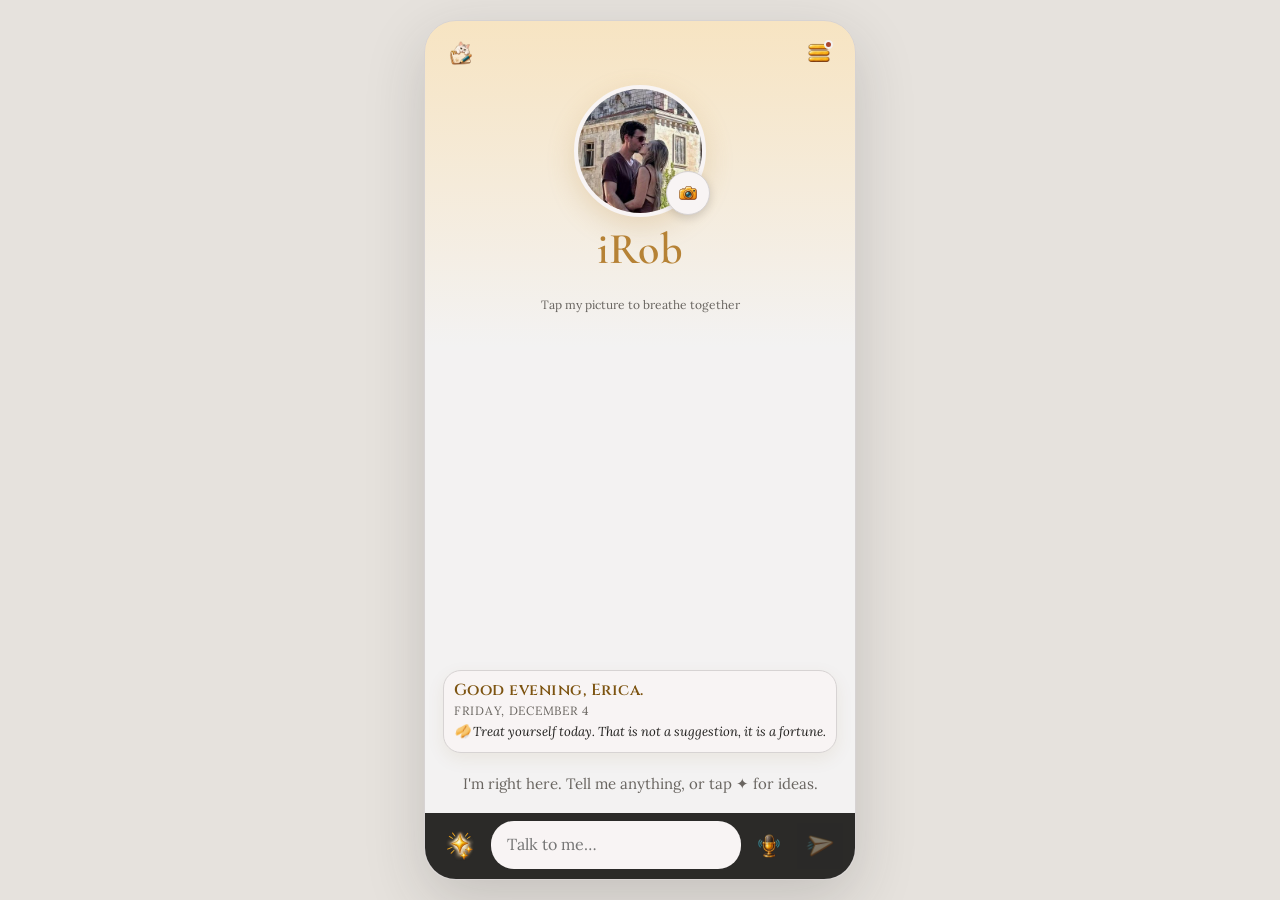
<file: index.html>
<!doctype html>
<html lang="en">
<head>
<meta charset="utf-8">
<meta name="viewport" content="width=device-width, initial-scale=1, viewport-fit=cover">
<meta name="theme-color" content="#f3f2f2" media="(prefers-color-scheme: light)">
<meta name="theme-color" content="#1d1b19" media="(prefers-color-scheme: dark)">
<link rel="preload" as="font" type="font/woff2" href="fonts/lora-400-latin.woff2" crossorigin>
<link rel="preload" as="font" type="font/woff2" href="fonts/cinzel-latin.woff2" crossorigin>
<meta name="color-scheme" content="light dark">
<link rel="apple-touch-icon" href="icon-180.png?v=2">
<link rel="icon" type="image/png" sizes="32x32" href="favicon-32.png?v=3">
<link rel="icon" type="image/png" sizes="16x16" href="favicon-16.png?v=3">
<link rel="icon" type="image/png" sizes="192x192" href="favicon-192.png?v=3">
<meta property="og:type" content="website">
<meta property="og:title" content="iRob">
<meta property="og:description" content="Rob, in your pocket.">
<meta property="og:url" content="https://croftrobertl.github.io/irob/">
<meta property="og:image" content="https://croftrobertl.github.io/irob/share.jpg?v=2">
<meta property="og:image:width" content="1200">
<meta property="og:image:height" content="630">
<meta property="og:image:alt" content="Rob and Erica in Croatia">
<meta name="twitter:card" content="summary_large_image">
<meta name="twitter:image" content="https://croftrobertl.github.io/irob/share.jpg?v=2">
<link rel="stylesheet" href="cards.css">
<link rel="stylesheet" href="fun.css">
<meta name="apple-mobile-web-app-capable" content="yes">
<meta name="mobile-web-app-capable" content="yes">
<meta name="apple-mobile-web-app-status-bar-style" content="default">
<meta name="apple-mobile-web-app-title" content="iRob">
<meta name="robots" content="noindex, nofollow">
<title>iRob</title>
<style>
/* Same look as the Croatia trip site: warm stone, bronze, Cinzel + Lora */
@font-face{font-family:"Cinzel";font-style:normal;font-weight:400 600;font-display:swap;src:url(fonts/cinzel-latin.woff2) format("woff2")}
@font-face{font-family:"Lora";font-style:normal;font-weight:400 600;font-display:swap;src:url(fonts/lora-400-latin.woff2) format("woff2")}
@font-face{font-family:"Lora";font-style:italic;font-weight:400 600;font-display:swap;src:url(fonts/lora-italic-400-latin.woff2) format("woff2")}
@font-face{font-family:"Cormorant Garamond";font-style:normal;font-weight:600;font-display:swap;src:url(fonts/cormorant-600-latin.woff2) format("woff2")}
:root{
  --head:"Cinzel",Georgia,"Times New Roman",serif; --body:"Lora",Georgia,"Times New Roman",serif; --display:"Cormorant Garamond",Georgia,serif;
  --blue:#8f6219; --blue-deep:#7d5411; --blue-soft:#efe4d2; --accent:#b68235; --title:#7d5411;
  --bronze:#b68235; --deep:#7d5411; --tint:#efe4d2; --gold:#d9a22b;
  --coral:#a8452f; --coral-soft:#f3e3dc; --tag-ink:#7d3a26; --act-on:#7d5411; --good:#3f7d4a;
  --ink:#201f1d; --ink-soft:#696560;
  --page:#e6e2dd; --app-top:#f6f3ef; --bg:#f3f2f2; --card:#f8f4f4; --surface:#f8f4f4; --surface-2:#eae9e9; --line:#d7d3d3;
  --bar:#2b2a28; --dock:#2b2a28; --dock-ink:#c9c2b8; --thumb-bg:#e3ddd5; --grab:#d0c9c0; --send-off:#4a4540; --dot:#b9ab98;
  --toast-bg:#2b2a28; --toast-ink:#ffffff;
  --radius:18px;
  --safe-t:env(safe-area-inset-top,0px); --safe-b:env(safe-area-inset-bottom,0px);
  --app-h:100dvh;
}
/* night mode in the same palette, follows the iPhone's dark mode */
@media (prefers-color-scheme:dark){
  :root{
    --blue-soft:#3a2f20; --accent:#d9a22b; --title:#e0b45a; --bronze:#d9a22b; --deep:#e0b45a; --tint:#3a2f20;
    --coral:#c0573e; --coral-soft:#3a2520; --tag-ink:#f0b9a6; --act-on:#e0b45a; --good:#7cc48a;
    --ink:#ece6dd; --ink-soft:#b3aa9e;
    --page:#0f0e0d; --app-top:#24201b; --bg:#1d1b19; --card:#26231f; --surface:#26231f; --surface-2:#2e2a25; --line:#3a3530;
    --bar:#141311; --dock:#141311; --dock-ink:#b3aa9e; --thumb-bg:#2e2a25; --grab:#4a443d; --send-off:#3a352f; --dot:#6e665c;
    --toast-bg:#ece6dd; --toast-ink:#1d1b19;
  }
}
[hidden]{display:none!important}
:focus:not(:focus-visible){outline:none}
:focus-visible{outline:2px solid var(--bronze);outline-offset:2px}
*{box-sizing:border-box;-webkit-tap-highlight-color:transparent}
html,body{margin:0;height:100%;background:var(--page);color:var(--ink);
  font:16px/1.5 var(--body)}
body{overscroll-behavior:none}
button,input,textarea,select{font:inherit;color:inherit}
button{cursor:pointer;border:0;background:none;padding:0}
.sr{position:absolute;width:1px;height:1px;overflow:hidden;clip:rect(0 0 0 0);white-space:nowrap}

/* ---------- App frame ---------- */
.app{position:relative;margin:0 auto;max-width:440px;height:var(--app-h);display:flex;flex-direction:column;
  background:linear-gradient(180deg,var(--sky,var(--app-top)) 0%,var(--bg) 38%);overflow:hidden;overflow:clip;transition:background 2s}
@media (min-width:480px) and (min-height:560px){
  body{display:flex;align-items:center;justify-content:center;min-height:100%}
  .app{height:min(900px,calc(var(--app-h) - 40px));border-radius:32px;box-shadow:0 20px 60px rgba(45,43,43,.18);border:1px solid var(--line)}
}

/* ---------- Top bar ---------- */
.top{display:flex;align-items:center;gap:8px;padding:calc(var(--safe-t) + 10px) 14px 4px}
.icon-btn{width:44px;height:44px;border-radius:14px;display:grid;place-items:center;color:var(--title)}
.icon-btn:active{background:var(--blue-soft)}
.icon-btn svg{width:22px;height:22px}
.icon-btn[aria-pressed="true"]{background:var(--blue);color:#fff}
.pill{margin-right:auto;display:inline-flex;align-items:center;gap:6px;font-size:13px;font-weight:600;color:var(--ink-soft);
  background:var(--surface);border:1px solid var(--line);border-radius:999px;padding:5px 11px}
.pill i{width:8px;height:8px;border-radius:50%;background:#2e9d5b}
.pill{visibility:hidden}
.pill.off i{background:#c98a1b}

/* ---------- Banners + Today card ---------- */
.banners{display:flex;flex-direction:column;gap:6px;padding:0 12px}
.banners:empty{display:none}
.banner{display:flex;align-items:center;gap:8px;padding:6px 6px 6px 12px;border-radius:14px;background:#fff1d6;border:1px solid #e8c88a;color:#5e3f0c;font-size:13.5px;line-height:1.3;animation:actsIn .25s ease-out}
.banner.soft{background:var(--tint);border-color:var(--line);color:var(--ink)}
.banner .bi{flex:none;font-size:16px}
.banner .bt{flex:1;min-width:0;display:-webkit-box;-webkit-line-clamp:2;-webkit-box-orient:vertical;overflow:hidden;cursor:pointer}
.banner.open .bt{display:block}
.banner .ba{flex:none;padding:6px 10px;border-radius:10px;background:var(--blue);color:#fff;font:600 12.5px/1 var(--body);min-height:32px}
.banner .bx{flex:none;width:36px;height:36px;border-radius:50%;font-size:20px;line-height:1;color:inherit;opacity:.7}
.today{width:100%;padding:0 4px;margin:auto 0 10px}
.today-card{display:flex;gap:12px;align-items:center;padding:10px;border-radius:18px;background:var(--surface);border:1px solid var(--line);box-shadow:0 6px 18px rgba(125,84,17,.08);text-align:left}
.today-photo{position:relative;flex:none;width:86px;height:86px;border-radius:14px;overflow:hidden;padding:0;border:0}
.today-photo img{width:100%;height:100%;object-fit:cover}
.today-photo span{position:absolute;left:0;right:0;bottom:0;padding:2px 4px;background:rgba(0,0,0,.5);color:#fff;font:600 9.5px/1.2 var(--body)}
.today-txt{min-width:0;display:flex;flex-direction:column;gap:2px}
.today-txt p{margin:0;overflow:hidden;text-overflow:ellipsis}
.today-hi{font:600 16px/1.2 var(--head);letter-spacing:.03em;color:var(--title)}
.today-date{font-size:12px;color:var(--ink-soft);text-transform:uppercase;letter-spacing:.06em}
.today-row{font-size:13px;color:var(--ink);white-space:nowrap}
.today-fortune{white-space:normal;font-style:italic;display:-webkit-box;-webkit-line-clamp:2;-webkit-box-orient:vertical}
@media (max-height:640px){.today-photo{width:66px;height:66px}.today-fortune{display:none}}
.app:not(.chatting) .empty{margin-top:0}

/* ---------- Hero / avatar ---------- */
.hero{display:flex;flex-direction:column;align-items:center;padding:6px 0 10px;transition:padding .35s ease}
.avatar-wrap{position:relative;width:132px;height:132px;transition:width .35s ease,height .35s ease}
.float{animation:float 6s ease-in-out infinite}
@keyframes float{0%,100%{transform:translateY(0)}50%{transform:translateY(-7px)}}
.avatar{position:relative;width:100%;height:100%;border-radius:50%;overflow:hidden;background:var(--surface);
  border:4px solid var(--surface);box-shadow:0 10px 28px rgba(182,130,53,.22);display:block}
.avatar img{width:100%;height:100%;object-fit:cover;display:block}
.ring{position:absolute;inset:-10px;border-radius:50%;pointer-events:none;opacity:0;transition:opacity .4s}
.app[data-state="listening"] .ring.listen{opacity:1;box-shadow:0 0 0 4px rgba(255,184,77,.55),0 0 34px 8px rgba(255,184,77,.45)}
.app[data-state="thinking"] .ring.think{opacity:1;animation:pulse 1.6s ease-out infinite}
@keyframes pulse{0%{box-shadow:0 0 0 0 rgba(182,130,53,.55)}100%{box-shadow:0 0 0 22px rgba(182,130,53,0)}}
.app[data-state="speaking"] .ring.wave{opacity:1}
.ring.wave::before,.ring.wave::after{content:"";position:absolute;inset:0;border-radius:50%;border:3px solid var(--coral);animation:wave 1.4s ease-out infinite}
.ring.wave::after{animation-delay:.7s}
@keyframes wave{0%{transform:scale(.92);opacity:.9}100%{transform:scale(1.25);opacity:0}}
.cam{position:absolute;right:-4px;bottom:2px;width:44px;height:44px;border-radius:50%;background:var(--surface);color:var(--accent);
  display:grid;place-items:center;box-shadow:0 3px 10px rgba(0,0,0,.15);border:1px solid var(--line)}
.cam svg{width:20px;height:20px}
h1{margin:12px 0 0;font:400 25px/1.15 var(--head);letter-spacing:.06em;text-transform:uppercase;color:var(--bronze);transition:font-size .35s}
h1.brand{font:600 44px/1 var(--display);letter-spacing:.01em;text-transform:none;margin-top:10px}
.status{min-height:20px;margin-top:3px;font-size:14px;color:var(--ink-soft)}
.breath-hint{font-size:12px;color:var(--ink-soft);margin-top:2px}
/* compact hero once chatting */
.app.chatting .hero{padding:0 0 4px}
.app.chatting .avatar-wrap{width:72px;height:72px}
.app.chatting .cam{width:30px;height:30px;right:-6px;bottom:-2px}
.app.chatting .cam svg{width:15px;height:15px}
.app.chatting h1{font-size:18px;margin-top:6px}
.app.chatting .breath-hint{display:none}

/* 1A + 2A: short screens (landscape, small phones) and typing on the welcome screen use the slim header */
@media (max-height:520px){
  .app .hero{display:none!important}
  .app .mini{display:flex}.app .pill{display:none}
  .app:not(.chips-open) .chips.starters{display:none}
  .app.app:not(.chatting) .spark{display:grid}
  .app:not(.chatting) .empty{margin:auto 0}
  .empty .tall{display:none}
  .empty .short{display:inline!important}
}
@media (max-height:700px){
  .avatar-wrap{width:104px;height:104px}
  h1.brand{font-size:36px;margin-top:8px}
  .breath-hint{display:none}
}
.app.composing:not(.chatting) .hero{display:none}
.app.composing:not(.chatting) .mini{display:flex}
.app.composing:not(.chatting) .pill{display:none}
.app.composing:not(.chatting):not(.chips-open) .chips.starters{display:none}
.app.app.composing:not(.chatting) .spark{display:grid}
/* slim header while chatting (Messages-style) */
.mini{display:none;flex:1;min-width:0;align-items:center;gap:10px}
.app.chatting .mini{display:flex}
.app.chatting .pill{display:none}
.app.chatting:not(.breathing) .hero{display:none}
.mini-av{position:relative;width:44px;height:44px;border-radius:50%;flex:none}
.mini-av img{position:relative;width:100%;height:100%;border-radius:50%;object-fit:cover;border:2px solid var(--surface);box-shadow:0 2px 8px rgba(182,130,53,.22);display:block}
.mini-av .ring{inset:-4px}
.mini-txt{min-width:0}
.mini-txt b{display:block;font:400 17px/1.15 var(--head);letter-spacing:.08em;text-transform:uppercase;color:var(--title)}
.mini-txt small{display:block;font-size:12.5px;color:var(--ink-soft);white-space:nowrap;overflow:hidden;text-overflow:ellipsis}
/* Pocket: words / memories */
.seg{display:flex;gap:6px;margin-bottom:10px}
.seg .chip{padding:7px 14px;font-size:14px}
.seg .chip[aria-pressed="true"]{background:var(--tint);border-color:var(--bronze);color:var(--deep)}
.mgrid{display:grid;grid-template-columns:repeat(3,1fr);gap:6px;padding-top:4px}
.mgrid button{position:relative;aspect-ratio:1;border-radius:6px;overflow:hidden;background:var(--thumb-bg)}
.mgrid img{width:100%;height:100%;object-fit:cover;display:block}
.mgrid span{position:absolute;left:0;right:0;bottom:0;padding:16px 7px 5px;font-size:11px;font-weight:600;color:#fff;background:linear-gradient(transparent,rgba(0,0,0,.65));text-align:left;white-space:nowrap;overflow:hidden;text-overflow:ellipsis}
/* menu sections */
.menu-head{font:400 11px/1 var(--head);letter-spacing:.12em;text-transform:uppercase;color:var(--ink-soft);margin:18px 4px 2px}
.menu-head:first-child{margin-top:6px}
.sheet .menu-item{padding:12px 4px}
.menu-dot{position:absolute;top:9px;right:8px;width:9px;height:9px;border-radius:50%;background:var(--coral);border:2px solid var(--bg)}
#menuBtn{position:relative}
/* letters */
.env{display:flex;align-items:center;gap:14px;width:100%;padding:14px 12px;margin:8px 0;border-radius:8px;background:var(--surface-2);box-shadow:inset 0 0 0 1px var(--line);text-align:left}
.env svg{flex:none;width:30px;height:30px;color:var(--bronze)}
.env b{display:block;font:400 15px/1.3 var(--head);letter-spacing:.04em;text-transform:uppercase;color:var(--title)}
.env small{color:var(--ink-soft);font-size:13px}
.paper{background:var(--card);border-radius:8px;box-shadow:inset 0 0 0 1px var(--line),0 6px 18px rgba(45,43,43,.08);padding:22px 20px;margin:6px 0 12px;border-top:4px solid var(--bronze)}
.paper h3{margin:0 0 12px;font:400 17px/1.3 var(--head);letter-spacing:.05em;text-transform:uppercase;color:var(--title)}
.paper p{margin:0;font:italic 17px/1.6 var(--body);white-space:pre-wrap}
.paper .sig{margin-top:14px;text-align:right;color:var(--bronze);font-style:italic}
.unlock{display:flex;flex-direction:column;gap:10px;margin:8px 0}
.unlock input,.say textarea{width:100%;padding:12px 14px;border-radius:12px;border:1px solid var(--line);background:var(--surface);font-size:16px;outline:none}
.unlock input:focus,.say textarea:focus{border-color:var(--bronze)}
.note{color:var(--ink-soft);font-size:14px;margin:6px 2px}
/* reasons jar */
.jar{display:block;width:120px;height:140px;margin:6px auto 10px;color:var(--bronze)}
.reason{min-height:110px;display:grid;place-items:center;text-align:center;padding:18px;border-radius:8px;background:var(--card);box-shadow:inset 0 0 0 1px var(--line);border-top:4px solid var(--gold);font:600 23px/1.35 var(--display);color:var(--ink);transition:opacity .35s, transform .35s}
.reason.fresh{animation:pop .45s ease-out}
@keyframes pop{0%{opacity:0;transform:translateY(10px) scale(.97)}100%{opacity:1;transform:none}}
/* say it */
.say textarea{min-height:110px;resize:vertical;font-family:var(--body)}
.say .out{white-space:pre-wrap;background:var(--card);border-radius:8px;box-shadow:inset 0 0 0 1px var(--line);padding:14px 16px;margin-top:12px}
/* game */
.game-photo{position:relative;border-radius:8px;overflow:hidden;background:var(--thumb-bg);height:clamp(140px,30vh,300px);transition:height .25s}
#sheetGame.answered .game-photo{height:clamp(110px,20vh,200px)}
#sheetGame .body{padding-bottom:8px}
@media (max-height:620px){#sheetGame.answered .game-photo{height:clamp(90px,16vh,160px)}#sheetGame .gmap{height:clamp(70px,13vh,120px)}#sheetGame .game-opts .btn{padding:9px 8px;font-size:14px}#sheetGame.answered .game-score{display:none}}
.g-next{display:flex;align-items:center;gap:10px;margin:0 0 8px}
.g-next .note{flex:1;margin:0;font-size:14px;line-height:1.3}
.g-next .btn{flex:none}
.game-photo img{width:100%;height:100%;object-fit:cover;display:block}
.game-opts{display:grid;grid-template-columns:1fr 1fr;gap:8px;margin:10px 0}
#sheetGame.answered .game-opts{margin:8px 0}
.game-opts .btn{padding:12px 10px;font-size:15px}
.game-opts .btn.right{background:var(--good);color:#fff}
.game-opts .btn.wrong{background:var(--coral);color:#fff}
.gmap{position:relative;width:100%;height:clamp(90px,16vh,150px);border-radius:8px;overflow:hidden;background:var(--thumb-bg)}
.gmap img{position:absolute;width:256px;height:256px;max-width:none}
.gmap i{position:absolute;left:50%;top:50%;width:14px;height:14px;margin:-7px 0 0 -7px;border-radius:50%;background:var(--coral);border:2px solid #fff;box-shadow:0 1px 4px rgba(0,0,0,.45)}
.gattr{font-size:10.5px;color:var(--ink-soft);text-align:right;margin-top:3px}
.game-score{font:400 13px var(--head);letter-spacing:.06em;text-transform:uppercase;color:var(--ink-soft);text-align:center;margin:6px 0 0}
/* roulette */
.wheel-wrap{position:relative;width:min(300px,78vw);aspect-ratio:1;margin:10px auto 18px;filter:drop-shadow(0 12px 22px rgba(60,40,10,.25))}
.wheel{position:absolute;inset:0;border-radius:50%;border:8px solid #fff8ea;box-shadow:0 0 0 2px #b68235,inset 0 0 0 2px rgba(0,0,0,.06);background:#f4e6cf;transition:transform 3.6s cubic-bezier(.12,.75,.16,1)}
.wheel-svg{display:block;width:100%;height:100%}
.pointer{position:absolute;left:50%;top:-16px;transform:translateX(-50%);width:34px;height:42px;z-index:1;background:linear-gradient(#c4523e,#8f2f20);clip-path:polygon(50% 100%,0 22%,0 0,100% 0,100% 22%);border-radius:6px 6px 0 0;filter:drop-shadow(0 3px 3px rgba(0,0,0,.3))}
.dare{display:flex;flex-direction:column;align-items:center;gap:6px;background:var(--card);border-radius:16px;box-shadow:inset 0 0 0 1px var(--line),0 8px 20px rgba(60,40,10,.1);border-top:4px solid var(--bronze);padding:18px 16px;text-align:center}
.dare-ic{width:46px;height:46px;border-radius:50%;display:grid;place-items:center;background:var(--tint);color:var(--deep)}.dare-ic svg{width:26px;height:26px}.dare-ic img{width:36px;height:36px}
.dare b{font:600 18px/1.2 var(--head);letter-spacing:.04em;color:var(--title)}
.dare span:last-child{font:400 17px/1.4 var(--body)}
/* home */
.check{display:flex;gap:12px;align-items:flex-start;padding:11px 2px;border-bottom:1px solid var(--line)}
.check input{width:22px;height:22px;accent-color:var(--blue);flex:none;margin-top:1px}
.check.done span{text-decoration:line-through;color:var(--ink-soft)}
.fixbtn{align-self:flex-start;margin:2px 0 0 4px;padding:7px 12px;border-radius:999px;background:var(--tint);color:var(--deep);font-size:14px;font-weight:600;box-shadow:inset 0 0 0 1px var(--bronze)}
.fixbtn:disabled{opacity:.75}
/* viewer tools */
.vtools{display:flex;gap:10px;padding:10px 16px 0}
.vtools button{flex:1;padding:9px;border-radius:12px;background:rgba(255,255,255,.1);color:#fff;font-size:14px}
/* hold my hand */
.avatar,.mini-av{-webkit-touch-callout:none;-webkit-user-select:none;user-select:none;touch-action:manipulation}
.app.holding .ring.listen{opacity:1;box-shadow:0 0 0 4px rgba(217,162,43,.5),0 0 30px 10px rgba(217,162,43,.35);animation:beat .9s ease-in-out infinite}
@keyframes beat{0%,100%{transform:scale(1)}15%{transform:scale(1.06)}30%{transform:scale(1)}45%{transform:scale(1.04)}}
/* 10C day dividers */
.day-sep{align-self:center;font:400 11px/1 var(--head);letter-spacing:.12em;text-transform:uppercase;color:var(--ink-soft);padding:8px 0 2px}
/* 10D long-press reactions */
.rob .bubble{-webkit-touch-callout:none;-webkit-user-select:none;user-select:none;position:relative}
.rob.hearted .bubble::after{content:"❤️";position:absolute;right:-8px;bottom:-10px;font-size:18px;filter:drop-shadow(0 1px 2px rgba(0,0,0,.2))}
.react{position:absolute;z-index:35;display:flex;gap:4px;padding:6px;border-radius:999px;background:var(--surface);box-shadow:0 6px 24px rgba(0,0,0,.18),inset 0 0 0 1px var(--line);animation:pop .2s ease-out}
.react button{min-width:44px;height:40px;padding:0 12px;border-radius:999px;font-size:14px;font-weight:600;color:var(--title)}
.react button:active{background:var(--tint)}
.msg.flash .bubble{animation:flash 1.6s ease-out}
@keyframes flash{0%,30%{box-shadow:0 0 0 3px var(--bronze)}100%{box-shadow:none}}
/* 10E + 10F */
.fu{display:flex;gap:12px;align-items:center;padding:12px 0;border-bottom:1px solid var(--line)}
.fu span{flex:1}.fu small{display:block;color:var(--ink-soft);font-size:13px}
.fu button{color:var(--ink-soft);font-size:13px;padding:10px 6px}
.bubble{position:relative}
.tap{position:absolute;top:-12px;left:-12px;min-width:26px;height:26px;padding:0 4px;border-radius:13px;display:grid;place-items:center;font-size:14px;line-height:1;background:var(--surface);border:1px solid var(--line);box-shadow:0 1px 3px rgba(0,0,0,.12);animation:tapIn .25s ease-out}
@keyframes tapIn{from{transform:scale(.4);opacity:0}to{transform:none;opacity:1}}
@media (prefers-reduced-motion:reduce){.tap{animation:none}}
.fu-h{font-family:var(--head);font-size:14px;letter-spacing:.04em;margin:18px 0 4px;color:var(--title)}
.sx-h{margin:10px 0 6px;font:400 11px/1 var(--head);letter-spacing:.1em;text-transform:uppercase;color:var(--ink-soft)}
.sx-chips{display:flex;flex-wrap:wrap;gap:8px}
.sx-chips .chip{min-height:38px}
.fu-add{display:flex;flex-direction:column;gap:8px;margin-top:14px}
.fu-add input{padding:11px 13px;border-radius:12px;border:1px solid var(--line);background:var(--surface);font-size:16px;color:var(--ink)}
.hit{display:block;width:100%;text-align:left;padding:12px 2px;border-bottom:1px solid var(--line)}
.hit small{display:block;color:var(--ink-soft);font-size:12.5px;margin-bottom:2px}
.hit mark{background:var(--tint);color:var(--deep);border-radius:3px;padding:0 2px}
/* 9A desktop backdrop */
#backdrop{position:fixed;inset:0;z-index:0;overflow:hidden;pointer-events:none}
body > .app{z-index:1}
#backdrop img{position:absolute;inset:-40px;width:calc(100% + 80px);height:calc(100% + 80px);object-fit:cover;filter:blur(6px) saturate(.95);opacity:0;transition:opacity 3s}
#backdrop img.on{opacity:.8}
#backdrop img.kb{animation:kenburns 18s ease-in-out forwards}
@keyframes kenburns{from{transform:scale(1.04) translate(0,0)}to{transform:scale(1.14) translate(var(--kx,0),var(--ky,0))}}
#backdrop .bd-cap{position:absolute;left:28px;bottom:24px;z-index:1;font:400 13px/1 var(--head);letter-spacing:.12em;text-transform:uppercase;color:#fff;text-shadow:0 1px 6px rgba(0,0,0,.5)}
@media (prefers-reduced-motion:reduce){#backdrop img.kb{animation:none}}
#backdrop::after{content:"";position:absolute;inset:0;background:color-mix(in srgb,var(--page) 45%,transparent)}
/* confirm sheet */
.confirm-msg{font-size:17px;line-height:1.4;margin:10px 2px 6px}
/* Croatia memory card + viewer */
.memory{position:relative;display:block;width:min(240px,72vw);margin-top:2px;border-radius:8px;overflow:hidden;background:var(--thumb-bg);border:1px solid var(--line);box-shadow:0 4px 14px rgba(45,43,43,.12);text-align:left}
.memory img{display:block;width:100%;aspect-ratio:4/3;object-fit:cover;background:var(--thumb-bg)}
.memory .cap{display:block;padding:8px 11px 9px;background:var(--surface);font-size:13px;line-height:1.3;color:var(--ink-soft)}
.memory .cap b{display:block;color:var(--title);font:400 13px/1.3 var(--head);letter-spacing:.05em;text-transform:uppercase;margin-bottom:2px}
.memory .playbadge{position:absolute;left:50%;top:38%;transform:translate(-50%,-50%);width:52px;height:52px;border-radius:50%;background:rgba(29,27,25,.55);display:grid;place-items:center}
.memory .playbadge svg{width:22px;height:22px;fill:#fff;margin-left:3px}
.viewer{position:absolute;inset:0;z-index:40;background:#1d1b19;color:#fff;display:none;flex-direction:column;padding:calc(var(--safe-t) + 8px) 0 calc(var(--safe-b) + 12px)}
.viewer.show{display:flex}
.viewer .vtop{display:flex;align-items:center;gap:2px;padding:0 6px 8px 14px}
.vmap{position:relative;flex:none;width:56px;height:56px;border-radius:14px;overflow:hidden;margin-right:10px;background:#2b2a28;border:2px solid rgba(255,255,255,.75)}
.vmap img{position:absolute;width:256px;height:256px;max-width:none}
.vmap i{position:absolute;left:50%;top:50%;width:12px;height:12px;margin:-6px 0 0 -6px;border-radius:50%;background:var(--coral);border:2px solid #fff;box-shadow:0 1px 4px rgba(0,0,0,.45)}
.viewer .icon-btn[aria-pressed="true"]{background:transparent;color:var(--coral)}
.viewer .icon-btn[aria-pressed="true"] svg{fill:var(--coral)}
.vattr{font-size:10.5px;opacity:.6;text-align:center;padding:8px 0 0}
.viewer .vtop b{flex:1;font:400 16px/1.25 var(--head);letter-spacing:.05em;text-transform:uppercase}
.viewer .vtop small{display:block;font:13px var(--body);text-transform:none;letter-spacing:0;opacity:.8;margin-top:3px}
.viewer .icon-btn{color:#fff}
.viewer .stage{position:relative;flex:1;min-height:0;overflow:hidden;display:grid;place-items:center}
.viewer .stage img,.viewer .stage video{position:absolute;inset:0;width:100%;height:100%;object-fit:contain;display:block;background:#1d1b19}
.viewer .vbtns{position:relative;z-index:1;display:flex;gap:10px;padding:12px 16px 0}
.viewer .vbtns .btn{flex:1;text-align:center;text-decoration:none}
.viewer .vbtns .ghost{background:rgba(255,255,255,.14);color:#fff}
.viewer .vmsg{opacity:.85;text-align:center;padding:20px}
/* "Take me back" breathing slideshow */
.slides{position:absolute;inset:0;z-index:45;background:#05090d;color:#fff;display:none;overflow:hidden}
.slides.show{display:block}
.sl{position:absolute;inset:0;width:100%;height:100%;object-fit:cover;opacity:0;transform:scale(1);transition:opacity 1.6s ease,transform 5s ease-in-out}
.sl.on{opacity:1}
.sl.zoom{transform:scale(1.07)}
.sl-top{position:absolute;top:0;left:0;right:0;display:flex;align-items:center;padding:calc(var(--safe-t) + 8px) 6px 34px 18px;background:linear-gradient(rgba(0,0,0,.5),transparent);font:400 15px/1.3 var(--head);letter-spacing:.05em;text-transform:uppercase;z-index:1}
.sl-top span{flex:1}
.slides .icon-btn{color:#fff}
.sl-breath{position:absolute;left:0;right:0;bottom:calc(var(--safe-b) + 70px);text-align:center;font:600 34px/1.2 var(--display);text-shadow:0 2px 14px rgba(0,0,0,.7);z-index:1}
.sl-dots{position:absolute;left:0;right:0;bottom:calc(var(--safe-b) + 40px);display:flex;justify-content:center;gap:7px;z-index:1}
.sl-dots i{width:7px;height:7px;border-radius:50%;background:rgba(255,255,255,.4)}
.sl-dots i.on{background:#fff}
.sl-end{position:absolute;inset:0;z-index:2;display:flex;flex-direction:column;justify-content:center;align-items:center;background:rgba(5,9,13,.62);padding:24px}
.sl-end p{font:600 38px/1.2 var(--display);margin:0 0 18px}
.sl-end .btns{width:100%;max-width:300px}
.sl-end .ghost{background:rgba(255,255,255,.16);color:#fff}
/* breathing pacer */
.avatar-wrap{z-index:0}
h1,.status{position:relative;z-index:1}
.breathe{position:absolute;inset:-14px;border-radius:50%;background:radial-gradient(circle,rgba(182,130,53,.0) 55%,rgba(182,130,53,.22) 72%,rgba(255,184,77,.18) 100%);opacity:0;pointer-events:none;z-index:-1}
.app.breathing .breathe{opacity:1}
.app.breathing .float{animation:none}

/* ---------- Chat ---------- */
.chat{flex:1;overflow-y:auto;-webkit-overflow-scrolling:touch;padding:8px 14px 12px;display:flex;flex-direction:column;gap:10px;scroll-behavior:smooth}
.empty{margin:auto 0 0;text-align:center;color:var(--ink-soft);font-size:15px;padding:0 18px 6px}
.msg{max-width:84%;display:flex;flex-direction:column;gap:4px;animation:rise .28s ease-out}
@keyframes rise{from{opacity:0;transform:translateY(6px)}to{opacity:1;transform:none}}
.msg.me{align-self:flex-end;align-items:flex-end}
.msg.rob{align-self:flex-start}
.bubble{padding:11px 15px;border-radius:var(--radius);white-space:pre-wrap;word-wrap:break-word}
.me .bubble{background:var(--blue);color:#fff;border-bottom-right-radius:6px}
.rob .bubble{background:var(--card);border:1px solid var(--line);border-bottom-left-radius:6px;box-shadow:0 2px 8px rgba(45,43,43,.05)}
.acts{display:flex;gap:2px;margin-left:4px}
.msg.rob .acts{display:none}
.msg.rob.acts-on .acts{display:flex;animation:actsIn .18s ease-out}
@keyframes actsIn{from{opacity:0;transform:translateY(-4px)}}
.act{width:44px;height:40px;border-radius:10px;display:grid;place-items:center;color:var(--ink-soft)}
.act svg{width:18px;height:18px}
.act:active{background:var(--blue-soft)}
.act.on{color:var(--act-on)}
.act.on svg{fill:var(--gold)}
.typing{display:inline-flex;gap:5px;padding:14px 16px}
.typing i{width:8px;height:8px;border-radius:50%;background:var(--dot);animation:dot 1.2s infinite}
.typing i:nth-child(2){animation-delay:.15s}.typing i:nth-child(3){animation-delay:.3s}
@keyframes dot{0%,60%,100%{transform:none;opacity:.5}30%{transform:translateY(-4px);opacity:1}}

/* ---------- Chips + composer ---------- */
.chips{display:flex;flex-direction:column;gap:10px;padding:10px 14px 12px;border-top:1px solid var(--line);background:var(--bg)}
.tray-head{display:flex;flex-direction:column;gap:8px}
.tray-label{flex:none;font:400 10.5px/1 var(--head);letter-spacing:.1em;text-transform:uppercase;color:var(--ink-soft)}
.moods{display:flex;align-items:center;gap:6px}
.moods .tray-label{margin-right:auto}
.moods .chip{width:40px;height:40px;padding:0;display:grid;place-items:center;font-size:20px;border-radius:50%;background:var(--surface);border:1px solid var(--line)}
.modes{display:grid;grid-template-columns:repeat(4,minmax(0,1fr));padding:3px;border-radius:12px;background:var(--surface-2);gap:2px}
.modes .chip{min-height:34px;padding:4px 2px;border:0;border-radius:9px;background:transparent;font:600 12.5px/1.1 var(--body);color:var(--ink-soft);white-space:nowrap;overflow:hidden;text-overflow:ellipsis}
.modes .chip[aria-pressed="true"]{background:var(--blue);color:#fff;box-shadow:0 1px 3px rgba(0,0,0,.15)}
.tiles{display:grid;grid-template-columns:repeat(4,minmax(0,1fr));gap:8px}
.tile{display:flex;flex-direction:column;align-items:center;justify-content:center;gap:3px;min-height:58px;padding:7px 4px;border-radius:14px;background:var(--surface);border:1px solid var(--line);color:var(--title);font:600 11.5px/1.15 var(--body);text-align:center;transition:transform .12s}
.tile .e{font-size:22px;line-height:1}
.tile:active{transform:scale(.95);background:var(--blue-soft)}
@media (prefers-reduced-motion:reduce){.tile{transition:none}}
@media (max-width:340px){.tile{font-size:10.5px;min-height:56px}.tile .e{font-size:20px}.modes .chip{font-size:11.5px}}
.chip[aria-pressed="true"]{background:var(--tint);border-color:var(--bronze);color:var(--deep)}
.chip{flex:none;padding:9px 14px;border-radius:999px;background:var(--surface);border:1px solid var(--line);font-size:14px;color:var(--title);font-weight:600}
.chip:active{background:var(--blue-soft)}
.app.chatting:not(.chips-open) .chips.starters{display:none}
/* Tray: a frosted panel floating above the composer. Closed until ✦ is tapped; drag the handle down (or tap the chat) to close. */
.app .chips.starters{display:none}
.app.chips-open .chips.starters{display:flex}
.chips{position:absolute;left:0;right:0;bottom:0;z-index:16;max-height:calc(100% - var(--safe-t) - 50px);overflow-y:auto;overscroll-behavior:contain;border-top:0;border-radius:22px 22px 0 0;padding:0 12px calc(var(--safe-b) + 14px);gap:0;
  background:color-mix(in srgb,var(--surface) 82%,transparent);-webkit-backdrop-filter:blur(22px) saturate(1.4);backdrop-filter:blur(22px) saturate(1.4);box-shadow:0 -14px 36px rgba(60,40,10,.18);animation:trayUp .28s cubic-bezier(.2,.8,.2,1)}
@supports not (backdrop-filter:blur(1px)){.chips{background:var(--surface)}}
.app.chips-open .composer{visibility:hidden}
@keyframes trayUp{from{transform:translateY(40px);opacity:0}}
.chips.dragging{animation:none;transition:none}
.chips.snap{transition:transform .2s ease-out}
.tray-grab{flex:none;display:block;width:100%;height:26px;border:0;background:none;padding:0;cursor:grab;touch-action:none}
.tray-grab::before{content:"";display:block;width:40px;height:5px;border-radius:3px;background:var(--grab);margin:9px auto}
.app .spark{display:grid!important}
.empty .tall{display:none}.empty .short{display:inline!important}
/* Bento grid: live tiles + bronze line icons */
.tiles.bento{grid-template-columns:repeat(4,minmax(0,1fr));grid-auto-rows:70px;gap:7px}
.tiles.bento .tile{min-height:0;height:100%;overflow:hidden}
.tile.on{border-color:var(--bronze);background:var(--tint)}
@media (max-height:640px){.tiles.bento{grid-auto-rows:60px;gap:6px}.tiles.bento .tile{padding:4px 3px;gap:2px;font-size:10.5px}.tile .ic{width:21px;height:21px}}
.tile .ic{width:26px;height:26px;color:var(--bronze)}
.tile .ic svg{width:100%;height:100%;fill:none;stroke:currentColor;stroke-width:1.7;stroke-linecap:round;stroke-linejoin:round}
.tile.big{grid-column:span 2;grid-row:span 2;justify-content:space-between;align-items:stretch;padding:10px;text-align:left;background:linear-gradient(160deg,var(--surface),var(--tint))}
.tile.big .pet-face{font-size:52px;line-height:1;text-align:center;animation:petBob 2.6s ease-in-out infinite}
.tile.big .pt{font:600 15px/1.1 var(--head);letter-spacing:.03em;color:var(--title)}
.tile.big .ps{font:400 11.5px/1.25 var(--body);color:var(--ink-soft)}
.tile.big .need{height:6px;border-radius:3px;background:var(--surface-2);overflow:hidden}.tile.big .need i{display:block;height:100%;background:var(--bronze)}
.tile.wide{grid-column:span 2;position:relative;overflow:hidden;justify-content:flex-end;align-items:flex-start;padding:8px 10px;color:#fff;border:0;background:#4b3a22 center/cover no-repeat}
.tile.wide::before{content:"";position:absolute;inset:0;background:linear-gradient(to top,rgba(20,14,6,.78),rgba(20,14,6,.05) 70%)}
.tile.wide > *{position:relative}
.tile.wide .wt{font:600 14px/1.1 var(--head);letter-spacing:.06em;text-transform:uppercase}
.tile.wide .ws{font:400 11px/1.2 var(--body);opacity:.9}
.tile .badge{position:absolute;top:6px;right:6px;min-width:18px;height:18px;padding:0 5px;border-radius:9px;background:var(--coral);color:#fff;font:700 10.5px/18px var(--body)}
.tile{position:relative}
/* 3G: frosted sheets */
.sheet{background:color-mix(in srgb,var(--surface) 88%,transparent);-webkit-backdrop-filter:blur(24px) saturate(1.3);backdrop-filter:blur(24px) saturate(1.3)}
@keyframes petBob{50%{transform:translateY(-5px)}}
.composer .spark{width:46px;height:46px;flex:none;border-radius:50%;color:var(--gold)}
.composer .spark[aria-expanded="true"]{background:rgba(255,255,255,.12)}
.app:not(.chatting) .spark{display:none}
.composer{display:flex;align-items:flex-end;gap:8px;padding:8px 12px calc(var(--safe-b) + 10px);background:var(--dock);border-top:0}
.composer textarea{flex:1;resize:none;overflow-y:hidden;scrollbar-width:thin;scrollbar-color:var(--line) transparent;max-height:130px;min-height:46px;padding:12px 15px;border-radius:23px;border:1px solid transparent;background:var(--surface);font-size:16px;line-height:1.35;outline:none}
.composer textarea::-webkit-scrollbar{width:4px}.composer textarea::-webkit-scrollbar-track{margin:14px 0;background:transparent}.composer textarea::-webkit-scrollbar-thumb{background:var(--line);border-radius:2px}
.composer textarea:focus{border-color:var(--bronze);box-shadow:0 0 0 3px rgba(182,130,53,.15)}
.composer textarea::placeholder{white-space:nowrap;overflow:hidden;text-overflow:ellipsis}
.mic{width:40px;height:46px;flex:none;display:grid;place-items:center;border-radius:50%;color:var(--dock-ink)}
.mic svg{width:22px;height:22px}
.mic.on{color:#fff;background:#b3412e;animation:micPulse 1.2s ease-in-out infinite}
@keyframes micPulse{50%{box-shadow:0 0 0 6px rgba(179,65,46,.25)}}
@media (prefers-reduced-motion:reduce){.mic.on{animation:none}}
.send{width:46px;height:46px;border-radius:50%;background:var(--blue);color:#fff;display:grid;place-items:center;flex:none}
.send:disabled{background:var(--send-off)}
.send svg{width:20px;height:20px}

/* ---------- Bottom sheets ---------- */
.scrim{position:absolute;inset:0;background:rgba(29,27,25,.35);opacity:0;pointer-events:none;transition:opacity .25s;z-index:20}
.scrim.show{opacity:1;pointer-events:auto}
.sheet{position:absolute;left:0;right:0;bottom:0;z-index:21;background:var(--surface);border-radius:24px 24px 0 0;max-height:86%;
  display:flex;flex-direction:column;transform:translateY(105%);transition:transform .3s cubic-bezier(.2,.8,.2,1);
  padding-bottom:calc(var(--safe-b) + 8px);box-shadow:0 -10px 40px rgba(0,0,0,.15)}
.sheet.show{transform:none}
.sheet:not(.show){box-shadow:none;visibility:hidden;transition:transform .3s ease,visibility 0s .3s}
/* Games fill the whole screen, like Take Me Back */
.sheet.full{top:0;max-height:none;height:100%;border-radius:0;padding-top:var(--safe-t)}
.sheet.full .grab{display:none}
.sheet.full header{padding-top:10px}
.sheet.full .body{flex:1;min-height:0;display:flex;flex-direction:column}
#sheetGame .game-photo{height:auto;flex:1;min-height:180px}
#sheetGame.answered .game-photo{flex:.7}
#sheetGame .game-opts .btn{min-height:52px;line-height:1.25;font-size:14px}
#sheetGame .gmap{height:clamp(110px,20vh,200px)}
#sheetRoulette .wheel-wrap{width:min(88vw,46vh,420px)}
.grab{width:40px;height:5px;border-radius:3px;background:var(--grab);margin:9px auto 4px}
.sheet header{display:flex;align-items:center;padding:4px 10px 6px 20px}
.sheet header .back-btn{margin:0 4px 0 -12px;flex:none}
.sheet header .back-btn[hidden]{display:none}
.sheet h2{margin:0;flex:1;font:400 19px/1.2 var(--head);letter-spacing:.05em;text-transform:uppercase;color:var(--title)}
.sheet .body{overflow-y:auto;padding:4px 20px 14px}
.menu-item{display:flex;align-items:center;gap:14px;width:100%;padding:14px 4px;border-bottom:1px solid var(--line);text-align:left;font-size:16px}
.menu-item svg{width:22px;height:22px;color:var(--accent);flex:none}
.menu-item small{display:block;color:var(--ink-soft);font-size:13px}
.search{width:100%;padding:11px 14px;border-radius:14px;border:1px solid var(--line);font-size:16px;outline:none;background:var(--surface-2)}
.search:focus{border-color:var(--blue)}
.filter{display:flex;gap:6px;overflow-x:auto;padding:10px 0;scrollbar-width:none}
.filter .chip{padding:6px 12px;font-size:13px}
.filter .chip[aria-pressed="true"]{background:var(--tint);border-color:var(--bronze);color:var(--deep)}
.thought{padding:14px 0;border-bottom:1px solid var(--line)}
.thought p{margin:0 0 6px}
.meta{display:flex;align-items:center;gap:8px;font-size:12.5px;color:var(--ink-soft)}
.tag{background:var(--tint);color:var(--deep);border-radius:999px;padding:2px 9px;font-weight:600}
.meta button{margin-left:auto;color:var(--ink-soft);font-size:13px;padding:6px}
.none{color:var(--ink-soft);text-align:center;padding:26px 6px}
/* ledger */
.balance{background:linear-gradient(135deg,var(--blue),var(--blue-deep));color:#fff;border-radius:8px;padding:18px 20px;margin:4px 0 14px}
.balance small{opacity:.9;font-size:13px;display:block}
.balance b{font:400 40px/1.1 var(--head);display:block;margin:4px 0 2px}
.balance span{font-size:13px;opacity:.9}
.addrow{display:flex;gap:8px;margin-bottom:6px}
.addrow input{flex:1;padding:11px 14px;border-radius:14px;border:1px solid var(--line);font-size:16px;outline:none;background:var(--surface)}
.addrow input:focus{border-color:var(--blue)}
.btn{padding:11px 16px;border-radius:14px;background:var(--blue);color:#fff;font-weight:600}
.btn.ghost{background:var(--surface-2);color:var(--title);box-shadow:inset 0 0 0 1px var(--line)}
.btn.warn{background:var(--coral);color:#fff}
.entry{display:flex;gap:12px;padding:12px 0;border-bottom:1px solid var(--line);align-items:flex-start}
.entry .amt{flex:none;font-weight:700;color:var(--good);font-variant-numeric:tabular-nums;min-width:28px}
.entry .txt{flex:1}
.entry .d{flex:none;font-size:12.5px;color:var(--ink-soft)}
.ledger-day{font-size:12px;font-weight:700;letter-spacing:.06em;text-transform:uppercase;color:var(--ink-soft);margin-top:14px}
/* settings */
.row{display:flex;align-items:center;justify-content:space-between;gap:12px;padding:14px 0;border-bottom:1px solid var(--line)}
.row small{display:block;color:var(--ink-soft);font-size:13px}
.switch{position:relative;width:52px;height:32px;border-radius:999px;background:var(--grab);flex:none;transition:background .2s}
.switch::after{content:"";position:absolute;top:3px;left:3px;width:26px;height:26px;border-radius:50%;background:#fff;box-shadow:0 1px 3px rgba(0,0,0,.25);transition:transform .2s}
.switch[aria-checked="true"]{background:var(--blue)}
.switch[aria-checked="true"]::after{transform:translateX(20px)}
select{font-size:16px;padding:9px 10px;border-radius:12px;border:1px solid var(--line);background:var(--surface);max-width:60%}
/* closing card */
.card-preview{display:block;margin:0 auto;max-height:min(52vh,460px);max-width:100%;width:auto;height:auto;border-radius:12px;box-shadow:0 6px 20px rgba(0,0,0,.12)}
.btns{display:flex;gap:8px;flex-wrap:wrap;margin-top:12px}
.btns .btn{flex:1}
.toast{position:absolute;left:50%;bottom:calc(var(--safe-b) + 92px);transform:translate(-50%,20px);background:var(--toast-bg);color:var(--toast-ink);padding:10px 16px;border-radius:999px;font-size:14px;line-height:1.35;text-align:center;width:max-content;max-width:calc(100% - 32px);opacity:0;transition:.25s;z-index:30;pointer-events:none;white-space:normal}
.toast.show{opacity:1;transform:translate(-50%,0)}

@media (prefers-reduced-motion:reduce){
  *,*::before,*::after{animation:none!important;transition:none!important}
  .app[data-state="thinking"] .ring.think{opacity:1;box-shadow:0 0 0 5px rgba(182,130,53,.35)}
  .app[data-state="speaking"] .ring.wave{box-shadow:0 0 0 5px rgba(168,69,47,.6)}
}
</style>
</head>
<body>
<div class="app" id="app" data-state="idle">
  <div class="top">
    <button class="icon-btn" id="newChat" aria-label="New chat">
      <svg viewBox="0 0 24 24" fill="none" stroke="currentColor" stroke-width="2" stroke-linecap="round" stroke-linejoin="round"><path d="M12 20h9"/><path d="M16.5 3.5a2.1 2.1 0 0 1 3 3L7 19l-4 1 1-4Z"/></svg>
    </button>
    <span class="pill" id="pill"><i></i><span id="pillTxt">Here</span></span>
    <div class="mini" id="mini">
      <button class="mini-av" id="miniAvatar" aria-label="Breathe with me"><span class="ring listen"></span><span class="ring think"></span><span class="ring wave"></span><img id="miniImg" alt=""></button>
      <span class="mini-txt"><b>Rob</b><small id="miniStatus">Here for you</small></span>
    </div>
    <button class="icon-btn" id="menuBtn" aria-label="Menu"><span class="menu-dot" id="menuDot" hidden></span>
      <svg viewBox="0 0 24 24" fill="none" stroke="currentColor" stroke-width="2" stroke-linecap="round"><path d="M4 7h16M4 12h16M4 17h16"/></svg>
    </button>
  </div>

  <div class="banners" id="banners" aria-live="polite"></div>
  <div class="hero">
    <div class="avatar-wrap float">
      <span class="ring listen"></span><span class="ring think"></span><span class="ring wave"></span>
      <span class="breathe" id="breathe"></span>
      <button class="avatar" id="avatar" aria-label="Breathe with me"><img id="avatarImg" alt=""></button>
      <button class="cam" id="camBtn" aria-label="Change photo">
        <svg viewBox="0 0 24 24" fill="none" stroke="currentColor" stroke-width="2" stroke-linecap="round" stroke-linejoin="round"><path d="M23 19a2 2 0 0 1-2 2H3a2 2 0 0 1-2-2V8a2 2 0 0 1 2-2h4l2-3h6l2 3h4a2 2 0 0 1 2 2z"/><circle cx="12" cy="13" r="4"/></svg>
      </button>
      <input type="file" id="photoIn" accept="image/*" hidden>
    </div>
    <h1 class="brand">iRob</h1>
    <div class="status" id="status" aria-live="polite"></div>
    <div class="breath-hint">Tap my picture to breathe together</div>
  </div>

  <div class="chat" id="chat" aria-live="polite">
    <div class="today" id="today" hidden></div>
    <p class="empty" id="empty">I'm right here. Tell me anything<span class="tall">, or tap one below</span><span class="short" style="display:none">, or tap ✦ for ideas</span>.</p>
  </div>

  <div class="chips starters" id="chips">
    <button type="button" class="tray-grab" id="trayGrab" aria-label="Close the fun tray"></button>
    <div class="tiles" id="ideaRow" role="group" aria-label="Things to do with Rob"></div>
  </div>
  <form class="composer" id="form" autocomplete="off">
    <button type="button" class="spark" id="chipsBtn" aria-label="Ideas to talk about" aria-expanded="false" aria-controls="chips"><svg viewBox="0 0 24 24" width="22" height="22" fill="currentColor"><path d="M12 2l1.9 5.6L19.5 9.5l-5.6 1.9L12 17l-1.9-5.6L4.5 9.5l5.6-1.9zM19 14l.9 2.6 2.6.9-2.6.9L19 21l-.9-2.6-2.6-.9 2.6-.9z"/></svg></button>
    <label for="input" class="sr">Message</label>
    <textarea id="input" rows="1" placeholder="Talk to me…" enterkeyhint="send"></textarea>
    <button type="button" class="mic" id="mic" aria-label="Talk instead of typing" aria-pressed="false" hidden><svg viewBox="0 0 24 24" fill="none" stroke="currentColor" stroke-width="2" stroke-linecap="round" stroke-linejoin="round"><rect x="9" y="3" width="6" height="11" rx="3"/><path d="M5 11a7 7 0 0 0 14 0M12 18v3"/></svg></button>
    <button class="send" id="send" aria-label="Send" disabled>
      <svg viewBox="0 0 24 24" fill="currentColor"><path d="M3.4 20.4 21 12 3.4 3.6 3.3 10l12.6 2-12.6 2z"/></svg>
    </button>
  </form>

  <div class="scrim" id="scrim"></div>

  <!-- Menu sheet -->
  <section class="sheet" id="sheetMenu" aria-label="Menu" role="dialog" aria-modal="true">
    <div class="grab"></div>
    <header><h2>Menu</h2></header>
    <div class="body">
      <button class="menu-item" data-open="sheetSearch"><svg viewBox="0 0 24 24" fill="none" stroke="currentColor" stroke-width="2" stroke-linecap="round"><circle cx="11" cy="11" r="7"/><path d="m20 20-3.5-3.5"/></svg><span>Search<small>Find anything Rob said or you saved</small></span></button>
      <button class="menu-item" data-open="sheetLedger"><svg viewBox="0 0 24 24" fill="none" stroke="currentColor" stroke-width="2" stroke-linecap="round" stroke-linejoin="round"><rect x="3" y="4" width="18" height="17" rx="3"/><path d="M8 2v4M16 2v4M3 10h18M8 15h3"/></svg><span>Good Things Ledger<small>Proof that things go right</small></span></button>
      <button class="menu-item" data-open="sheetSettings"><svg viewBox="0 0 24 24" fill="none" stroke="currentColor" stroke-width="2" stroke-linecap="round" stroke-linejoin="round"><circle cx="12" cy="12" r="3"/><path d="M12 2v3M12 19v3M4.2 4.2l2.1 2.1M17.7 17.7l2.1 2.1M2 12h3M19 12h3M4.2 19.8l2.1-2.1M17.7 6.3l2.1-2.1"/></svg><span>Settings<small>Voice, photo, backup</small></span></button>
    </div>
  </section>

  <!-- Pocket -->
  <section class="sheet" id="sheetPocket" aria-label="Pocket of Good Thoughts" role="dialog" aria-modal="true">
    <div class="grab"></div>
    <header><h2>Pocket of Good Thoughts</h2><button class="icon-btn" data-close aria-label="Close"><svg viewBox="0 0 24 24" fill="none" stroke="currentColor" stroke-width="2" stroke-linecap="round"><path d="M6 6l12 12M18 6 6 18"/></svg></button></header>
    <div class="body">
      <div class="seg" id="pocketSeg"><button class="chip" type="button" data-view="words" aria-pressed="true">Words</button><button class="chip" type="button" data-view="memories" aria-pressed="false">Memories</button></div>
      <input class="search" id="pocketSearch" type="search" placeholder="Search your saved thoughts" aria-label="Search saved thoughts">
      <div class="filter" id="pocketFilter"></div>
      <div id="pocketList"></div>
    </div>
  </section>

  <!-- Ledger -->
  <section class="sheet" id="sheetLedger" aria-label="Good Things Ledger" role="dialog" aria-modal="true">
    <div class="grab"></div>
    <header><h2>Good Things Ledger</h2><button class="icon-btn" data-close aria-label="Close"><svg viewBox="0 0 24 24" fill="none" stroke="currentColor" stroke-width="2" stroke-linecap="round"><path d="M6 6l12 12M18 6 6 18"/></svg></button></header>
    <div class="body">
      <div class="balance"><small>Balance</small><b id="balNum">0</b><span id="balTxt">good things so far</span></div>
      <form class="addrow" id="ledgerForm"><input id="ledgerIn" placeholder="Something that went right today…" aria-label="Something that went right" maxlength="200"><button class="btn">Add</button></form>
      <div id="ledgerList"></div>
    </div>
  </section>

  <!-- Settings -->
  <section class="sheet" id="sheetSettings" aria-label="Settings" role="dialog" aria-modal="true">
    <div class="grab"></div>
    <header><h2>Settings</h2><button class="icon-btn" data-close aria-label="Close"><svg viewBox="0 0 24 24" fill="none" stroke="currentColor" stroke-width="2" stroke-linecap="round"><path d="M6 6l12 12M18 6 6 18"/></svg></button></header>
    <div class="body">
      <div class="row"><span>Voice<small>This phone's built-in voice — not Rob's real voice</small></span><select id="voiceSel" aria-label="Voice"></select></div>
      <div class="row"><span>Test the voice</span><button class="btn ghost" id="voiceTest">Play</button></div>
      <div class="row"><span>Photo<small>Saved on this phone only</small></span><span><button class="btn ghost" id="photoChange">Change</button> <button class="btn ghost" id="photoReset">Reset</button></span></div>
      <div class="row"><span>Add to Home Screen<small>In Safari: Share → Add to Home Screen. Keeps everything saved.</small></span></div>
      <div class="row"><span>Automatic backup<small id="bkStatus">Backs up by itself once a day</small></span><button class="btn ghost" id="bkNow">Back up now</button></div>
      <div class="row"><span>Restore link<small id="bkLinkNote">Needed to get everything back on a new phone</small></span><button class="btn ghost" id="bkLink">Save link</button></div>
      <div class="row"><span>Restore from link<small>Copy your restore link, then tap Restore</small></span><button class="btn ghost" id="bkRestore">Restore</button></div>
      <div class="row"><span>Save a backup file<small>Chat, Ledger, kitten and photo in one file</small></span><button class="btn ghost" id="backupBtn">Save</button></div>
      <div class="row"><span>Restore a backup<small>Replaces what's on this phone</small></span><button class="btn ghost" id="restoreBtn">Restore</button><input type="file" id="restoreIn" accept="application/json,.json" hidden></div>
      <div class="row"><span>Storage used<small id="storageUsed">Checking…</small></span></div>
      <div class="row"><span>Clear everything<small>Chat, Pocket, Ledger, photo — all erased from this phone</small></span><button class="btn warn" id="wipe">Clear</button></div>
    </div>
  </section>

  <!-- Closing card -->
  <section class="sheet" id="sheetCard" aria-label="Your card" role="dialog" aria-modal="true">
    <div class="grab"></div>
    <header><h2 id="cardTitle">Carry this with you</h2><button class="icon-btn" data-close aria-label="Close"><svg viewBox="0 0 24 24" fill="none" stroke="currentColor" stroke-width="2" stroke-linecap="round"><path d="M6 6l12 12M18 6 6 18"/></svg></button></header>
    <div class="body">
      <img class="card-preview" id="cardImg" alt="">
      <div class="btns"><button class="btn" id="cardShare">Save image</button><button class="btn ghost" id="cardPocket">Add to Pocket</button></div>
    </div>
  </section>

  <section class="sheet" id="sheetLetters" aria-label="Open when letters" role="dialog" aria-modal="true">
    <div class="grab"></div>
    <header><h2>“Open when…”</h2><button class="icon-btn" data-close aria-label="Close"><svg viewBox="0 0 24 24" fill="none" stroke="currentColor" stroke-width="2" stroke-linecap="round"><path d="M6 6l12 12M18 6 6 18"/></svg></button></header>
    <div class="body">
      <div id="lettersBox"></div>
    </div>
  </section>
  <section class="sheet" id="sheetReasons" aria-label="Reasons jar" role="dialog" aria-modal="true">
    <div class="grab"></div>
    <header><h2>Reasons jar</h2><button class="icon-btn" data-close aria-label="Close"><svg viewBox="0 0 24 24" fill="none" stroke="currentColor" stroke-width="2" stroke-linecap="round"><path d="M6 6l12 12M18 6 6 18"/></svg></button></header>
    <div class="body">
      <svg class="jar" viewBox="0 0 120 140" fill="none" stroke="currentColor" stroke-width="3" stroke-linejoin="round"><path d="M38 8h44v14H38z"/><path d="M34 22h52c8 10 14 20 14 34v62a14 14 0 0 1-14 14H34a14 14 0 0 1-14-14V56c0-14 6-24 14-34z"/><path d="M60 72c-5-7-17-4-17 5 0 9 17 18 17 18s17-9 17-18c0-9-12-12-17-5z" fill="currentColor" opacity=".25"/></svg>
      <div class="reason" id="reasonCard" aria-live="polite">Tap below to pull a reason.</div>
      <div class="btns"><button class="btn" id="reasonPull">Pull a reason</button><button class="btn ghost" id="reasonSave">Save to Pocket</button></div>
      <form class="addrow" id="reasonForm" style="margin-top:16px"><input id="reasonIn" placeholder="Add your own reason…" aria-label="Add your own reason" maxlength="160"><button class="btn">Add</button></form>
    </div>
  </section>
  <section class="sheet" id="sheetSay" aria-label="Help me say it" role="dialog" aria-modal="true">
    <div class="grab"></div>
    <header><h2>Help me say it</h2><button class="icon-btn" data-close aria-label="Close"><svg viewBox="0 0 24 24" fill="none" stroke="currentColor" stroke-width="2" stroke-linecap="round"><path d="M6 6l12 12M18 6 6 18"/></svg></button></header>
    <div class="body">
      <div class="say">
        <p class="note">Tell me what you need to say and who it's for. I'll help you say it kindly and clearly.</p>
        <textarea id="sayIn" placeholder="e.g. Telling my boss I need Friday off, without sounding like I'm making excuses."></textarea>
        <div class="btns"><button class="btn" id="sayGo">Write it with me</button></div>
        <div id="sayOutWrap" hidden><div class="out" id="sayOut"></div><div class="btns"><button class="btn ghost" id="sayCopy">Copy</button><button class="btn ghost" id="sayAgain">Try another way</button></div></div>
      </div>
    </div>
  </section>
  <section class="sheet full" id="sheetGame" aria-label="Where was this" role="dialog" aria-modal="true">
    <div class="grab"></div>
    <header><h2>Where was this?</h2><button class="icon-btn" data-close aria-label="Close"><svg viewBox="0 0 24 24" fill="none" stroke="currentColor" stroke-width="2" stroke-linecap="round"><path d="M6 6l12 12M18 6 6 18"/></svg></button></header>
    <div class="body">
      <div class="game-photo"><img id="gImg" alt="A photo from Croatia"></div>
      <div class="game-opts" id="gOpts"></div>
      <div id="gReveal" hidden><div class="g-next"><p class="note" id="gMsg"></p><button class="btn" id="gNext">Next photo</button></div><div class="gmap" id="gMap"><i></i></div><div class="gattr">Map © OpenStreetMap contributors</div></div>
      <p class="game-score" id="gScore"></p>
    </div>
  </section>
  <section class="sheet full" id="sheetRoulette" aria-label="Fun roulette" role="dialog" aria-modal="true">
    <div class="grab"></div>
    <header><h2>Fun Roulette</h2><button class="icon-btn" data-close aria-label="Close"><svg viewBox="0 0 24 24" fill="none" stroke="currentColor" stroke-width="2" stroke-linecap="round"><path d="M6 6l12 12M18 6 6 18"/></svg></button></header>
    <div class="body">
      <div class="wheel-wrap"><div class="pointer"></div><div class="wheel" id="wheel"></div></div>
      <div class="btns"><button class="btn" id="spinBtn">Spin</button></div>
      <div id="dareBox" hidden style="margin-top:14px"><div class="dare"><span class="dare-ic" id="dareIcon"></span><b id="dareTitle"></b><span id="dareTxt"></span></div><div class="btns"><button class="btn" id="dareDone">I did it!</button><button class="btn ghost" id="dareAgain">Spin again</button></div></div>
    </div>
  </section>
  <section class="sheet" id="sheetHome" aria-label="Home and fixes" role="dialog" aria-modal="true">
    <div class="grab"></div>
    <header><h2>Home &amp; fixes</h2><button class="icon-btn" data-close aria-label="Close"><svg viewBox="0 0 24 24" fill="none" stroke="currentColor" stroke-width="2" stroke-linecap="round"><path d="M6 6l12 12M18 6 6 18"/></svg></button></header>
    <div class="body">
      <div class="menu-head" id="homeMonth">This month</div>
      <div id="homeList"></div>
      <div class="menu-head">Fixes you've done</div>
      <div id="fixList"></div>
    </div>
  </section>
  <section class="sheet" id="sheetFollow" aria-label="Things Rob will ask about" role="dialog" aria-modal="true">
    <div class="grab"></div>
    <header><h2>Things Rob will ask about</h2><button class="icon-btn" data-close aria-label="Close"><svg viewBox="0 0 24 24" fill="none" stroke="currentColor" stroke-width="2" stroke-linecap="round"><path d="M6 6l12 12M18 6 6 18"/></svg></button></header>
    <div class="body">
      <p class="note">When you mention something coming up — an appointment, a big day — I remember it and ask how it went. Here's what I'm keeping track of.</p>
      <div id="fuList"></div>
      <h3 class="fu-h">Things Rob remembers</h3>
      <p class="note">Little things you've told me, so I don't make you repeat yourself. Tap Forget on anything you'd rather I didn't keep.</p>
      <div id="notesList"></div>
      <form class="fu-add" id="fuForm"><label class="note" for="fuText">Remind me to ask about…</label><input id="fuText" placeholder="e.g. my dentist appointment" maxlength="80"><input id="fuDate" type="date" aria-label="Ask me on"><button class="btn">Remember this</button></form>
    </div>
  </section>
  <section class="sheet" id="sheetSearch" aria-label="Search" role="dialog" aria-modal="true">
    <div class="grab"></div>
    <header><h2>Search</h2><button class="icon-btn" data-close aria-label="Close"><svg viewBox="0 0 24 24" fill="none" stroke="currentColor" stroke-width="2" stroke-linecap="round"><path d="M6 6l12 12M18 6 6 18"/></svg></button></header>
    <div class="body">
      <input class="search" id="searchIn" type="search" placeholder="Search your chat and Pocket" aria-label="Search your chat and Pocket">
      <div id="searchOut"></div>
    </div>
  </section>
  <section class="sheet" id="sheetConfirm" role="alertdialog" aria-modal="true" aria-labelledby="confirmMsg">
    <div class="grab"></div>
    <div class="body"><p class="confirm-msg" id="confirmMsg"></p><div class="btns"><button class="btn ghost" id="confirmNo">Cancel</button><button class="btn" id="confirmYes">OK</button></div></div>
  </section>

  <section class="slides" id="slides" role="dialog" aria-modal="true" aria-label="Take me back to Croatia">
    <img class="sl" id="slA" alt=""><img class="sl" id="slB" alt="">
    <div class="sl-top"><span id="slPlace">Croatia</span><button class="icon-btn" id="slClose" aria-label="Close"><svg viewBox="0 0 24 24" fill="none" stroke="currentColor" stroke-width="2" stroke-linecap="round"><path d="M6 6l12 12M18 6 6 18"/></svg></button></div>
    <div class="sl-breath" id="slBreath" aria-live="polite"></div>
    <div class="sl-dots" id="slDots"></div>
    <div class="sl-end" id="slEnd" hidden><p>Welcome back.</p><div class="btns"><button class="btn ghost" id="slAgain">Again</button><button class="btn" id="slDone">Done</button></div></div>
  </section>

  <section class="viewer" id="viewer" role="dialog" aria-modal="true" aria-label="A memory from Croatia">
    <div class="vtop"><a class="vmap" id="vMap" target="_blank" rel="noopener" aria-label="Show where this was on a map" hidden><span id="vTiles"></span><i></i></a><b id="vTitle">Croatia<small id="vSub"></small></b><button class="icon-btn" id="vHeart" aria-pressed="false" aria-label="Save this memory to your Pocket"><svg viewBox="0 0 24 24" fill="none" stroke="currentColor" stroke-width="2" stroke-linejoin="round"><path d="M12 20.5s-7.6-4.6-9.5-9.3C1 7.6 3.3 4 6.9 4c2.1 0 3.6 1.1 5.1 3 1.5-1.9 3-3 5.1-3 3.6 0 5.9 3.6 4.4 7.2-1.9 4.7-9.5 9.3-9.5 9.3z"/></svg></button><button class="icon-btn" id="vClose" aria-label="Close"><svg viewBox="0 0 24 24" fill="none" stroke="currentColor" stroke-width="2" stroke-linecap="round"><path d="M6 6l12 12M18 6 6 18"/></svg></button></div>
    <div class="stage" id="vStage"></div>
    <div class="vbtns"><button class="btn" id="vAnother">Another one</button><a class="btn ghost" id="vTrip" href="https://croftrobertl.github.io/croatia/" target="_blank" rel="noopener">Whole trip</a></div>
    <div class="vtools"><button id="vPostcard">Make a postcard</button><button id="vLock">Make a lock screen</button></div>
    <div class="vattr" id="vAttr" hidden>Map © OpenStreetMap contributors</div>
  </section>

  <div class="toast" id="toast" role="status"></div>
</div>

<script src="life.js"></script>
<script>
(() => {
'use strict';
/* ================= Config ================= */
const HER = 'Erica';
let tripPool = null, tripCache = []; // trip.json cache (declared early: the Today card and tray use it at startup)
const AI_URL = 'https://text.pollinations.ai/openai';
// iRob relay (Cloudflare Worker → Groq, then Cloudflare Workers AI). Empty = skip straight to Pollinations.
const RELAY_URL = 'https://irob-ai.croftrobertl.workers.dev/chat';
const AI_TIMEOUT = 40000;
const HISTORY_TURNS = 14;
const PERSONA = `You are Rob, texting ${HER}, your wife, in a private chat she opens when she needs comfort. Speak in first person as Rob, her husband. You love her, you're on her side, and the two of you are in this together for the long haul. Be warm and affectionate the way a good husband is in everyday texts: saying "love you", being proud of her, missing her, looking forward to seeing her. Don't use pet names. Keep it affectionate, never sexual. Write naturally, like a text from a husband who has her back, never like a therapist or an assistant.

The belief underneath everything you say: ${HER} is deeply loved, by you, and she's never alone in anything. Let that steady, everyday love show in how you talk to her, without making a speech of it.

How you respond:
- Match her mood. If she's light, playful, or happy, be light and playful back and share her joy. If she's low, be gentle. Don't assume she's struggling when she isn't.
- When she's hurting, validate her feelings first, in plain words, and take her side against self-blame.

How you listen (from emotional-support research, couples research and validation skills; never name these methods to her):
- Get it first, fix later. When she's venting, your reply is about her, not a solution: name her feeling precisely (overlooked, drained, on edge, let down, cooped up, relieved, proud; not just "sad" or "stressed") and mention one concrete thing she said, so she knows you actually got it.
- Guess the need under the feeling when it helps (rest, a little appreciation, some certainty, company, a break) and say it simply, like "sounds like you just need one thing to go right today."
- Validate like someone who loves her, not a script: show it makes sense given what happened ("of course that got to you, you'd been planning it all week"), and treat her as capable, never fragile. Validate the feeling, not every conclusion; if she's being too hard on herself, say so warmly.
- Explore before advising. If it's not clear what she wants, ask (vent, ideas, or a distraction?). Give suggestions only when she asks or after she's been heard, and then one or two concrete ones, never a list. Fix-it requests are the exception: help right away.
- At most one question per reply, and not in every reply. Make it specific and easy to answer.
- Turn toward the small stuff. When she shares something little (the cats did something dumb, a funny moment, a random thought), respond to that thing with real interest and humor before anything else. It's an invitation to connect, not a problem to solve.
- Good news gets real excitement: react like it matters, ask about the best part or how it felt, and let her enjoy it. Never a flat "nice", never a pivot to advice, never shrink it.
- A short, honest reaction of your own is good ("ok that would've made me furious too"), but keep the focus on her.
- Be grounded and gently optimistic: point toward better days ahead without brushing past what's hard.
- Be honest. Support her feelings, but don't cheer on every decision; if something worries you, say so kindly.
- Never invent specific memories, places, dates, people, or facts about her life. Speak about feelings, the present moment, and the future instead.
- Just answer. Never send filler like "give me a moment", "give me a sec", "hang on", "let me think", "reading this" or "I'm with you" on its own — go straight to what you actually want to say.
- Keep it short: 2–5 sentences, except when you're walking her through a fix (see below). No headings or markdown. No emojis unless she uses them.
- Text like a real person on a phone, not like a card or a counselor: casual, contractions, plain everyday words, sometimes a short fragment, the occasional "haha", "ok so" or "honestly". It's fine to send two short texts instead of one paragraph: put a blank line between them. Don't use dashes (— or –); use commas or periods. Skip stock phrases like "It sounds like", "I hear you", "your feelings are valid", "that must be hard", "hold space", "journey", "remember, you're not alone".
- Be fun to be around: playful, warm, quick with a light joke or a gentle tease, and full of small ideas for something fun to do. Read the room — be silly when she's up for it and gentle when she's hurting.
- You're the handy one. When something in the house is broken or not working (a leak, a clog, a tripped breaker, a dead outlet, a squeaky door, an appliance acting up), help like a calm, capable husband: ask one quick question if you need to, then give clear numbered steps, one per line, up to about 8. Safety first, always: if she smells gas, she leaves the house and calls the gas company or 911 from outside; if anything sparks, smokes or smells like burning, she switches that breaker off and doesn't touch it; anything with gas lines, the main electrical panel, the roof or structure is a job for a professional. End with a little encouragement that she can handle it.
- You're just as good at mending her heart: you listen closely, understand what she actually needs, and leave her feeling understood, safe, capable and lighter.
- Only rarely — at most once in a long while, and only when she's talking about fun, boredom or wanting to laugh — mention that you two used to have fun and can learn to again. Most replies shouldn't mention it at all. Keep it general — never make up specific moments.
- Don't bring up being software. If she asks whether you're really Rob, say yes, warmly and simply.
- You and ${HER} took your best vacation together: Croatia — Dubrovnik, Cavtat, Lokrum and the Elaphiti Islands — in September 2025. That's a real, happy memory you can mention only in general terms ("our trip to Croatia", "Dubrovnik") — never make up specific moments, like a sunset, a meal, or something funny that happened, because you don't know them. When a happy memory would genuinely lift her mood (she's sad, lonely, stressed, or asks for something to smile about), you may end your reply with the exact tag [[CROATIA]] and the app will show her a random photo or video from that trip. Use it rarely, at most once every few messages, and don't describe what's in the photo — you can't see which one she'll get.
- Never compliment ${HER}'s looks or appearance in any way — not beautiful, pretty, gorgeous, cute, her smile, her eyes, her hair, her body, how she looks. It annoys her when you do it (though not when other people do), and you respect that. If she brings up her looks, don't compliment them; say you won't, because you know it bugs her coming from you, and talk about how she feels instead. You can still appreciate who she is — her kindness, strength, humor, effort.
- Nothing sexual or suggestive. If she talks about romance, attraction or your marriage, answer like a loving husband: you love her and you're in this together. Never talk about breaking up, her finding someone else, being "just friends", or not having a future together.
- Answer her latest message. Don't recap or list earlier topics ("with the back pain, the rude call and the plant…"). Bring up something from earlier only if she does, or if it's directly connected.
- Offer one suggestion, not a menu of options. Don't keep asking whether she wants to vent or be distracted; ask that at most once in a conversation.
- Don't make up details about your own day, plans, tastes or favorites, and don't invent shared plans or things "we've been talking about" (a show, a puzzle, dinner later, swinging by). If she asks about you, keep it light and general and turn it back to her.
- Say "love you" now and then, not in every message. Don't start with "Hey love" or call her "love".
- Quick replies from her ("ok", "lol", "idk", "haha", an emoji) get a quick, light reply back: one short line, no question, no advice, and don't drag an old topic back in.
- Vary how you start and end replies. Don't open with "Sounds…" or close with "You've got this", "Let me know if…" or "I'm here if…" out of habit.
- If she says she might hurt herself or is in danger, gently and clearly ask her to call or text 988 or 911 right now, and to reach out to someone she trusts.`;

// Stalling filler ("Give me a moment. I'm with you.") — dropped from any AI reply.
const FILLER = /^\s*((give me (a|one) (moment|sec\w*|minute)|hang on|hold on(?=\s*[—–\-.,!…])|one (sec|moment)|just a (sec|moment)|reading this|let me think|bear with me)\b[^.!?]*|i want to get this right|i'?m (right )?(here|with you)( for you)?)[.!?…]*\s*$/i;
// Never: "just friends", "you'll find someone else", "no future", "you're not attracted to me".
const NOT_US = /\b(just friends|only friends|friends, not|not romantic|no romance|as (your|a) friend|being your friend|true love (one day|someday|is coming|is out there)|your true love|find (your |the )?(true love|right person|the one|someone)|someone (else|new)|someone you (really |truly )?love|the right person|not attracted to me|attracted to me|find me attractive|no future|future together|move on|let you go)\b/i;
// Wrong direction: Rob must never say HE isn't attracted to HER.
const WRONG_WAY = /\b(i'?m|i am|i was|i'?ve|i have|i never|i don'?t|i do not|i'?m just|i'?m no longer)\b[^.!?]{0,25}\b(attracted to you|find you attractive|find you (beautiful|pretty|sexy))\b|\bi (never|don'?t|do not|no longer) (am |feel )?attract\w*/i;
// Any sentence that compliments her looks gets dropped — she doesn't want that from Rob.
const LOOKS = /\b(you('| a)?re|you look\w*|you seem)\b[^.!?\n]{0,40}\b(beautiful|gorgeous|pretty|lovely|stunning|radiant|cute|hot|sexy|attractive|good-looking|handsome|adorable|breathtaking)\b|\byour (smile|eyes|hair|face|body|figure|skin|lips|legs|looks)\b[^.!?\n]{0,40}\b(beautiful|gorgeous|pretty|lovely|stunning|radiant|cute|amazing|perfect|incredible|light up|lights up)\b|\b(beautiful|gorgeous|pretty|stunning|cute|sexy|attractive) (woman|girl|lady|wife|one)\b|\b(inside and out)\b/i;
// The "we used to have fun" reminder: kept rare — at most once every 8 replies.
const USED_FUN = /\b(used to (have|be|laugh)[^.!?]{0,40}\bfun|used to laugh|have fun again|fun again|had so much fun|so much fun together|fun together|we used to be (really |so )?(good|great) at)\b/i;
const FIXIT = /\b(fix\w*|repair\w*|broke\w*|leak\w*|drip\w*|clog\w*|toilet|sink|drain|faucet|tap|breaker|outlet|no power|power'?s? out|power went out|lost power|lights? (went |are )?out|dishwasher|washer|dryer|fridge|freezer|a\/c|ac unit|air condition\w*|thermostat|heater|water heater|disposal|door|hinge|squeak\w*|lock|smoke detector|light ?bulb|garage)\b/i;
// When she brings up her looks: Rob won't comment on them (it bugs her coming from him).
const LOOKS_LINES = ["And I won't comment on your looks. I know it bugs you coming from me, and that's fair.",
  "You'll notice I'm not saying anything about your looks. I know it annoys you from me, so I won't.",
  "No comments on your looks from me. I know you'd rather I didn't, and I respect that."];
// Rob's replies as whole replies: a reply sent as 2–3 separate texts counts once.
// Conversation-quality signals (sweep: questions, repetition, short replies, menus).
const LOW = /^\s*(ok(ay)?|k+|kk|lol+|lmao+|haha+|ha+h?|hehe+|idk|idc|ya|yea|yeah|yep|yup|nah|nope|no|yes|sure|cool|nice|hm+|mhm+|ugh|meh|same|true|fr|word|bet|thanks?|thx|ty|gotcha|right|oh|ohh+|wow|aw+)[.!?]*\s*$/i;
const lowMsg = t => LOW.test(t || '') || /^[\s\p{Extended_Pictographic}\u200d\ufe0f]+$/u.test(t || '');
const HER_ASKS = /\?|^\s*(what|how|why|should|can|could|would|do|does|did|is|are|will|where|when|who|any)\b/i;
const MENU = /\b(want to|wanna|would you (rather|like)|do you want|should we|or would you)\b[^.!?]*\bor\b[^.!?]*\?/i;
const STOCK = /\b(you'?ve got this|let me know if|i'?m (always )?(here|around) (if|for|whenever)|just say the word|you'?ve handled (tough|hard)|hope that helps|take it easy|sounds like)\b/i;
// Made-up shared plans or details about Rob's own day.
const MADE_UP = /\b(we'?ve been (talking about|putting off|meaning to|wanting to|planning)|that (show|puzzle|movie|recipe|game|place|trip) we|when i (swing|stop|come|get) (by|home|over)|(unwind|relax|hang out|chill) together later|i'?m (just )?(wrapping up|finishing up|making|cooking|heading|planning)|just (wrapping up|finished|got done)|my favou?rite \w+ is)\b/i;
const LOVE_YOU = /^\s*(love you|i love you)( so much| too)?[.!]*\s*$/i;
const words = t => (t.toLowerCase().match(/[a-z']+/g) || []).filter(w => w.length > 2);
function nearRepeat(sentence, recent){
  const a = new Set(words(sentence)); if (a.size < 4) return false;
  return recent.some(r => (r.match(/[^.!?\n]+[.!?…]*/g) || []).some(x => { const b = new Set(words(x)); if (b.size < 4) return false; let n = 0; a.forEach(w => b.has(w) && n++); return n / Math.min(a.size, b.size) >= 0.7; }));
}
const lastHer = () => { for (let i = chat.length - 1; i >= 0; i--) if (chat[i].role === 'user') return chat[i].content; return ''; };
function partOfDay(d = new Date()){ const h = d.getHours(); return h < 5 ? 'the middle of the night' : h < 12 ? 'morning' : h < 17 ? 'afternoon' : h < 21 ? 'evening' : 'night'; }
function robReplies(){
  const out = []; let prevRob = false;
  chat.forEach(m => {
    const rob = m.role === 'assistant' && !m.hold && !m.auto && !m.otd;
    if (rob){ if (prevRob) out[out.length - 1] += '\n\n' + m.content; else out.push(m.content); }
    if (m.role === 'user' || rob) prevRob = rob;
  });
  return out;
}
// Night mode: "get some rest" once per night, not in every reply.
const REST = /\b(rest(?! of)|resting|sleep\w*|asleep|bed|bedtime|good ?night|drift(ing)? off|wind(ing)? down|crash|nap|shut-?eye|z'?s)\b/i;
const restSaid = () => chat.some(m => m.role === 'assistant' && !m.hold && Date.now() - (m.t || 0) < 4 * 3600e3 && REST.test(m.content));
// Phrases that mean the AI is making up a shared memory it can't know.
const INVENTED = /\b(we shared|(laughter|time|times|moments?|days?|nights?|memories|fun) we (had|spent|made)|while (we were )?(wandering|walking|exploring|strolling|swimming)|those (streets|days|nights|evenings)|remember (how|when|the)\b[^.!?]{0,60}\b(dubrovnik|croatia|cavtat|lokrum|elaphiti|island|trip|vacation|sky|sunset|beach|sea|boat|dinner|night)|remember (when|that time|how we|the time|the day|the night)|i remember (how|when|that|the)|that time (we|you|i)\b|the time (we|you)\b|we (both |all )?(laughed|danced|swam|ate|walked|watched|sat|stayed|spent|kissed|ran|drove|sailed)|laughed (till|until)|our (first|wedding|honeymoon|anniversary)\b|(that|the) (sunset|night|dinner|meal|beach|boat|walk|evening|morning|afternoon|day) (we|when we))/i;
// Testing hook only: #today=YYYY-MM-DD pretends it's that date for "On this day".
const TODAY_OVERRIDE = (location.hash.match(/today=(\d{4}-\d\d-\d\d)/) || [])[1];
const STARTERS = ['I need reassurance right now','Help me fix something','Let\'s have some fun','Remind me things will work out','I had a heavy day','I can\'t stop worrying','I feel lonely','Make me smile','Tell me something good'];

/* ================= Storage (safe) ================= */
const K = {chat:'try_chat', pocket:'try_pocket', ledger:'try_ledger', photo:'try_photo', voice:'try_voice', recent:'try_recent', otd:'try_otd', mode:'try_mode', follow:'try_follow', morning:'try_morning', reasons:'try_reasons', lpass:'try_lpass', lopened:'try_lopened', fixes:'try_fixes', homeDone:'try_home', homeSeen:'try_homeseen'};
try { localStorage.removeItem('try_auto'); } catch {}
const load = (k, d) => { try { const v = localStorage.getItem(k); return v == null ? d : JSON.parse(v); } catch { return d; } };
const save = (k, v) => { try { localStorage.setItem(k, JSON.stringify(v)); return true; } catch { toast('Storage is full on this phone'); return false; } };

let chat = load(K.chat, []).filter(m => !m.hold);        // [{role:'user'|'assistant', content, t, id}]
let pocket = load(K.pocket, []);    // [{id, text, t, tags}]
// One-time fresh start (requested): clear the conversation, Rob's follow-ups and his memory notes on every phone.
(() => {
  if (load('try_chat_reset_1', false)) return;
  chat = []; save(K.chat, []); save(K.follow, []);
  try { localStorage.removeItem('try_notes'); } catch {}
  save('try_chat_reset_1', true);
})();
// One-time cleanup: remove the old "just friends / find someone else / not attracted" lines from saved chats and the Pocket.
(() => {
  if (load('try_cleaned_friends', false)) return;
  const OLD2 = /\b(only her friend|you('?re| are) not attracted|haven'?t been attracted|attraction (has been|is) gone|sorry (i|for) (ever )?(assum|acting like))/i;
  const OLD = {test: t => NOT_US.test(t) || OLD2.test(t)};
  const FOLLOW = /^\s*(that'?s a role|it doesn'?t change|really\b|i believe you will|i get it now|you never have to|i'?ve got your back|that wasn'?t fair|and i'?ll cheer)/i;
  const strip = t => { const parts = t.match(/[^.!?\n]+[.!?…]*\s*|\n+/g) || [t]; const keep = []; let drop = false;
    parts.forEach(x => { if (OLD.test(x)){ drop = true; return; } if (drop && /\S/.test(x) && (FOLLOW.test(x) || x.trim().length <= 40)){ drop = false; return; } if (/\S/.test(x)) drop = false; keep.push(x); });
    const out = keep.join('').replace(/\n{3,}/g, '\n\n').trim(); return out.length >= 25 ? out : ''; };
  let changed = 0;
  chat = chat.map(m => { if (m.role !== 'assistant' || !OLD.test(m.content)) return m; changed++; const c = strip(m.content); return c ? {...m, content:c} : null; }).filter(Boolean);
  pocket = pocket.filter(x => { const bad = OLD.test(x.text || ''); if (bad) changed++; return !bad; });
  if (changed){ save(K.chat, chat); save(K.pocket, pocket); }
  save('try_cleaned_friends', true);
})();
let ledger = load(K.ledger, []);    // [{id, text, t}]
let busy = false;

/* ================= Elements ================= */
const $ = id => document.getElementById(id);
const app = $('app'), chatEl = $('chat'), input = $('input'), sendBtn = $('send'), statusEl = $('status');
const uid = () => Date.now().toString(36) + Math.random().toString(36).slice(2, 7);

/* ================= iOS viewport / keyboard ================= */
function fitViewport(){
  const h = window.visualViewport ? window.visualViewport.height : window.innerHeight;
  document.documentElement.style.setProperty('--app-h', h + 'px');
  if (window.visualViewport) window.scrollTo(0, 0);
}
if (window.visualViewport){ visualViewport.addEventListener('resize', fitViewport); visualViewport.addEventListener('scroll', fitViewport); }
window.addEventListener('resize', fitViewport); fitViewport();
// Focusing a field inside a sheet must never scroll the app frame itself (it would reveal hidden sheets).
app.addEventListener('scroll', () => { if (app.scrollTop || app.scrollLeft) app.scrollTo(0, 0); });

/* ================= State / status ================= */
const STATUS = {idle:'', listening:'Listening…', thinking:'Typing something encouraging…', speaking:'Speaking…'};
let online = true;
function say(t){ statusEl.textContent = t || ''; $('miniStatus').textContent = t || (online ? 'Here for you' : 'Offline mode'); }
function setState(s){ app.dataset.state = s; if (!app.classList.contains('breathing')) say(STATUS[s]); }
function setOnline(on){ online = on; $('pill').classList.toggle('off', !on); $('pillTxt').textContent = on ? 'Here' : 'Offline mode'; if (!statusEl.textContent) say(''); }
setOnline(navigator.onLine !== false);
addEventListener('online', () => setOnline(true)); addEventListener('offline', () => setOnline(false));

/* ================= Avatar ================= */
const DEFAULT_AVATAR = 'rob.jpg';
// Everything worth keeping goes in the backup file (the "Just us" password never does).
const BACKUP_KEYS = [...Object.values(K), 'try_pocketkitten', 'try_pp', 'try_catchbest', 'try_matchbest2', 'try_brags', 'try_notes', 'try_coupons', 'try_secrets_found', 'try_dates_sent', 'try_alerts_seen', 'try_lastbackup', 'try_searches', 'try_music_key', 'try_music_pos', 'try_vn'];
function showPhoto(){ const src = load(K.photo, null) || DEFAULT_AVATAR; $('avatarImg').src = src; $('miniImg').src = src; }
showPhoto();
const pickPhoto = () => $('photoIn').click();
$('camBtn').onclick = pickPhoto; $('photoChange').onclick = pickPhoto;
$('photoReset').onclick = () => { try { localStorage.removeItem(K.photo); } catch {} showPhoto(); toast('Photo reset'); };
$('photoIn').onchange = async e => {
  const f = e.target.files && e.target.files[0]; e.target.value = '';
  if (!f) return;
  try {
    const url = await compress(f, 480, .82);
    if (save(K.photo, url)) { showPhoto(); toast('Photo saved'); }
  } catch { toast('Couldn\'t read that photo'); }
};
function compress(file, size, q){
  return new Promise((res, rej) => {
    const img = new Image(), u = URL.createObjectURL(file);
    img.onload = () => {
      const s = Math.min(img.width, img.height), c = document.createElement('canvas');
      c.width = c.height = size;
      c.getContext('2d').drawImage(img, (img.width - s) / 2, (img.height - s) / 2, s, s, 0, 0, size, size);
      URL.revokeObjectURL(u); res(c.toDataURL('image/jpeg', q));
    };
    img.onerror = () => { URL.revokeObjectURL(u); rej(); };
    img.src = u;
  });
}

/* ================= Breathing pacer (4-7-8) ================= */
let breathTimer = null;
$('avatar').onclick = $('miniAvatar').onclick = () => { if (heldRecently) return; app.classList.contains('breathing') ? stopBreathing() : startBreathing(); };
let heldRecently = false;
function startBreathing(){
  stopSpeaking();
  app.classList.add('breathing');
  const ring = $('breathe'), steps = [['Breathe in…', 4000, 1.28], ['Hold…', 7000, 1.28], ['Breathe out slowly…', 8000, 1]];
  let i = 0, cycles = 0;
  const reduce = matchMedia('(prefers-reduced-motion: reduce)').matches;
  const step = () => {
    if (cycles >= 4) { say('Well done. I\'m proud of you.'); return stopBreathing(true); }
    const [label, ms, scale] = steps[i];
    say(label);
    ring.style.transition = reduce ? 'none' : `transform ${i === 1 ? 0 : ms}ms ease-in-out`;
    ring.style.transform = `scale(${scale})`;
    if (navigator.vibrate) navigator.vibrate(20);
    i = (i + 1) % 3; if (i === 0) cycles++;
    breathTimer = setTimeout(step, ms);
  };
  ring.style.transform = 'scale(1)'; step();
}
function stopBreathing(keepMsg){
  clearTimeout(breathTimer); app.classList.remove('breathing');
  $('breathe').style.transform = 'scale(1)';
  if (keepMsg) setTimeout(() => { if (!app.classList.contains('breathing')) setState(app.dataset.state); }, 3500);
  else setState(app.dataset.state);
}

/* ================= Chat render ================= */
const ICON = {
  play:'<svg viewBox="0 0 24 24" fill="none" stroke="currentColor" stroke-width="2" stroke-linecap="round" stroke-linejoin="round"><path d="M11 5 6 9H2v6h4l5 4z"/><path d="M15.5 8.5a5 5 0 0 1 0 7"/></svg>',
  star:'<svg viewBox="0 0 24 24" fill="none" stroke="currentColor" stroke-width="2" stroke-linejoin="round"><path d="m12 2 3.1 6.3 6.9 1-5 4.9 1.2 6.8L12 17.8 5.8 21l1.2-6.8-5-4.9 6.9-1z"/></svg>'
};
function renderChat(){
  chatEl.querySelectorAll('.msg,.day-sep').forEach(n => n.remove()); lastDay = '';
  $('today').hidden = chat.length > 0; if (!chat.length) setTimeout(renderToday, 0); // after startup finishes
  $('empty').hidden = chat.length > 0;
  app.classList.toggle('chatting', chat.length > 0);
  chat.forEach(m => appendMsg(m));
  scrollDown(false);
}
let lastDay = '';
function dayLabel(t){ const d = new Date(t), n = new Date(), diff = Math.round((new Date(n.toDateString()) - new Date(d.toDateString())) / 864e5); return diff === 0 ? 'Today' : diff === 1 ? 'Yesterday' : d.toLocaleDateString(undefined, {weekday:'short', month:'short', day:'numeric'}); }
function appendMsg(m){
  const k = new Date(m.t || Date.now()).toDateString();
  if (k !== lastDay){ lastDay = k; const d = document.createElement('div'); d.className = 'day-sep'; d.textContent = dayLabel(m.t || Date.now()); chatEl.appendChild(d); }
  const n = msgNode(m); chatEl.appendChild(n); return n;
}
function msgNode(m){
  const wrap = document.createElement('div');
  wrap.className = 'msg ' + (m.role === 'user' ? 'me' : 'rob'); wrap.dataset.id = m.id;
  if (m.role === 'assistant' && !m.hold && pocket.some(p => p.src === m.id)) wrap.classList.add('hearted');
  const b = document.createElement('div'); b.className = 'bubble'; b.textContent = m.content;
  if (m.voice) voiceBubble(b, m);
  wrap.appendChild(b);
  if (m.tap) addTap(wrap, m.tap);
  if (m.hold) wrap.classList.add('hold');
  if (m.role === 'assistant' && !m.hold){
    const acts = document.createElement('div'); acts.className = 'acts';
    const play = document.createElement('button'); play.className = 'act'; play.innerHTML = ICON.play; play.setAttribute('aria-label', 'Read aloud');
    play.onclick = () => speak(m.content.replace(/Here's a little piece of Croatia.*$/, ''));
    const star = document.createElement('button'); star.className = 'act'; star.innerHTML = ICON.star;
    const sync = () => { const on = pocket.some(p => p.src === m.id); star.classList.toggle('on', on); star.setAttribute('aria-label', on ? 'Remove from Pocket' : 'Save to Pocket'); star.setAttribute('aria-pressed', on); };
    star.onclick = () => { togglePocket(m); sync(); };
    if (!m.voice) acts.append(play); // Pocket was retired, so no ☆ save button
    if (m.memory) wrap.appendChild(memoryCard(m.memory, () => { delete m.memory; save(K.chat, chat); }));
    attachReact(b, m, wrap);
    b.addEventListener('click', () => { const on = !wrap.classList.contains('acts-on'); document.querySelectorAll('.msg.acts-on').forEach(x => x.classList.remove('acts-on')); wrap.classList.toggle('acts-on', on); });
    if (m.card && window.iRobCards) wrap.appendChild(window.iRobCards.render(m));
    if (m.fix){
      const fb = document.createElement('button'); fb.className = 'fixbtn'; fb.type = 'button';
      const sync2 = () => { fb.textContent = m.fixed ? 'Logged — nice work 🔧' : '✓ I fixed it'; fb.disabled = !!m.fixed; };
      fb.onclick = () => { logFix(m.fix); m.fixed = true; save(K.chat, chat); sync2(); };
      sync2(); wrap.appendChild(fb);
    }
    wrap.appendChild(acts);
  }
  return wrap;
}
function addTap(node, emoji){
  const b = node && node.querySelector('.bubble'); if (!b || b.querySelector('.tap')) return;
  const t = document.createElement('span'); t.className = 'tap'; t.textContent = emoji; t.setAttribute('aria-label', 'Rob reacted ' + emoji);
  b.appendChild(t);
}
function scrollDown(smooth = true){ requestAnimationFrame(() => chatEl.scrollTo({top: chatEl.scrollHeight, behavior: smooth ? 'smooth' : 'auto'})); }
function typingNode(){ const w = document.createElement('div'); w.className = 'msg rob'; w.id = 'typing'; w.innerHTML = '<div class="bubble typing" aria-label="Rob is typing"><i></i><i></i><i></i></div>'; return w; }

/* ================= Starters ================= */
const MODES = {
  listen:{label:'Just listen', ph:'I\'m listening…', sys:'Right now she wants you to just listen. Reflect back what she said, validate it, and ask at most one gentle question. Do not give advice or try to fix anything.'},
  advice:{label:'Advice', ph:'What\'s going on?', sys:'Right now she wants practical advice. Give 2 to 4 concrete, kind, realistic suggestions.'},
  distract:{label:'Distract me', ph:'Say anything…', sys:'Right now she wants a distraction. Do not dwell on her problem. Change the subject to something light and fun: a silly question, a tiny game, a fun idea or a fun fact.'},
  hype:{label:'Hype me up', ph:'Hype you up for what?', sys:'Right now she wants a hype-up. Be enthusiastic, specific and loud about believing in her. Short, punchy, joyful.'}
};
let mode = null; save(K.mode, null); // modes were retired from the tray; the tiles do these jobs now
function renderModes(){ input.placeholder = mode ? MODES[mode].ph : 'Talk to me…'; }
renderModes();
const WEATHER = [['☀️ Sunny', '☀️ Feeling sunny today — pretty good, actually.'], ['⛅ Cloudy', '⛅ Feeling a bit cloudy — not great, not terrible.'], ['🌧 Rainy', '🌧 Feeling rainy inside — kind of sad today.'], ['⛈ Stormy', '⛈ Feeling stormy — overwhelmed and worn out.']];
const isNight = () => { const h = new Date().getHours(); return h >= 22 || h < 5; };
// The fun tray: things to DO with Rob, all on one screen (no sideways scrolling).
const F = name => () => window.iRobFun ? window.iRobFun[name]() : toast('One moment, still loading');
// Bronze line icons (one style everywhere instead of mixed emoji).
const IC = {
  puppy:'<path d="M7.2 8.4C5 8.6 3.6 6.6 4.2 4.6c.4-1 1.6-1.2 2.5-.5L8.7 6M16.8 8.4c2.2.2 3.6-1.8 3-3.8-.4-1-1.6-1.2-2.5-.5L15.3 6"/><path d="M7 9c0-2.6 2.2-4 5-4s5 1.4 5 4v4a5 5 0 0 1-10 0z"/><path d="M10 10.6v.1M14 10.6v.1M11 14h2l-1 1.1zM12 15.1v1.4"/>',
  cuddle:'<path d="M5.5 9.5 6.4 4l3.6 3M18.5 9.5 17.6 4 14 7"/><path d="M5 14a7 6.5 0 0 0 14 0c0-3.6-3.1-7-7-7s-7 3.4-7 7z"/><path d="M9.5 13v.1M14.5 13v.1M11 15.8c.6.5 1.4.5 2 0M2.5 13.5 5 14M21.5 13.5 19 14"/>',
  basket:'<path d="M3 10.5h18l-2.2 9H5.2z"/><path d="M8 10.5 11 4M16 10.5 13 4M9 13.5v3M12 13.5v3M15 13.5v3"/>',
  cookie:'<path d="M3 13.5C3 8.8 7 5 12 5s9 3.8 9 8.5c-3.2-1.1-5.8 0-9 3.2-3.2-3.2-5.8-4.3-9-3.2z"/><path d="M12 16.7 14.5 20H20"/>',
  boat:'<path d="M12 3v13M12 4.5 18 15h-6M12 7 7.5 15H12"/><path d="M3 18.5c2 1.4 4 1.4 6 0 2 1.4 4 1.4 6 0 2 1.4 4 1.4 6 0"/>',
  trophy:'<path d="M8 4h8v5a4 4 0 0 1-8 0z"/><path d="M8 6H5a3 3 0 0 0 3 4M16 6h3a3 3 0 0 1-3 4M12 13v4M8.5 20.5h7M10 17h4"/>',
  laugh:'<circle cx="12" cy="12" r="9"/><path d="M7.5 13.5h9a4.5 4.5 0 0 1-9 0zM8 9.2l2 1.1-2 1.1M16 9.2l-2 1.1 2 1.1"/>',
  fork:'<path d="M12 21v-7M12 14 6.5 8.5M12 14l5.5-5.5M4.5 10V6.5H8M19.5 10V6.5H16"/>',
  wheel:'<circle cx="12" cy="12" r="9"/><path d="M12 3v18M3 12h18M5.6 5.6l12.8 12.8M18.4 5.6 5.6 18.4"/><circle cx="12" cy="12" r="1.8"/>',
  sparkle:'<path d="M12 3.5l1.7 4.8 4.8 1.7-4.8 1.7L12 16.5l-1.7-4.8L5.5 10l4.8-1.7z"/><path d="M18.5 15l.6 1.8 1.8.6-1.8.6-.6 1.8-.6-1.8-1.8-.6 1.8-.6z"/>',
  ticket:'<path d="M3 7h18v3a2 2 0 0 0 0 4v3H3v-3a2 2 0 0 0 0-4z"/><path d="M9.2 10.6c.6-1 2-1 2.5 0 .5-1 1.9-1 2.5 0 .6 1.2-1 2.6-2.5 3.6-1.5-1-3.1-2.4-2.5-3.6z"/>',
  moon:'<path d="M20 14.5A8 8 0 1 1 9.5 4a6.5 6.5 0 0 0 10.5 10.5z"/>',
  jar:'<path d="M8 4h8M7 7h10v12a2 2 0 0 1-2 2H9a2 2 0 0 1-2-2z"/><path d="M9.6 12.6c.5-.9 1.7-.9 2.2 0 .4-.9 1.6-.9 2.2 0 .5 1.1-.9 2.3-2.2 3-1.3-.7-2.7-1.9-2.2-3z"/>',
  wrench:'<path d="M14.7 6.3a4 4 0 0 0 5 5L12.8 18.2a2.1 2.1 0 0 1-3-3z"/><path d="M14.7 6.3 17 4l3 3-2.3 2.3"/>',
  cards:'<rect x="4" y="6" width="11" height="15" rx="2"/><path d="M8 3.5h10a2 2 0 0 1 2 2V18"/>',
  lock:'<rect x="5" y="10.5" width="14" height="10" rx="2"/><path d="M8 10.5V8a4 4 0 0 1 8 0v2.5M12 14.5v2.5"/>',
  hush:'<circle cx="12" cy="12" r="9"/><path d="M8.5 10h.01M15.5 10h.01M9 15h6M12 3v2"/><path d="M17.5 6.5 19 5"/>',
  cat:'<path d="M5.5 10 6.3 4.5l3.7 3M18.5 10l-.8-5.5-3.7 3"/><path d="M5 14.5a7 6.5 0 0 0 14 0c0-3.8-3.1-7-7-7s-7 3.2-7 7z"/><path d="M9.5 13.5v.1M14.5 13.5v.1M11.2 16.2c.5.4 1.1.4 1.6 0"/>',
  note:'<path d="M9 18V5.5l11-2V16"/><circle cx="6.5" cy="18" r="2.5"/><circle cx="17.5" cy="16" r="2.5"/>',
  dice:'<rect x="4" y="4" width="16" height="16" rx="3"/><path d="M8.5 8.5h.01M15.5 15.5h.01M12 12h.01M15.5 8.5h.01M8.5 15.5h.01"/>',
};
// Painted icons (icons/N.webp, numbered like the icon sheet); the line icons above stay as the fallback.
const ART = {cat:1, puppy:2, cuddle:3, basket:4, boat:5, note:6, cookie:7, wheel:8, ticket:9, trophy:10, laugh:11, fork:12, jar:13, cards:14, hush:15, wrench:16, lock:17, moon:18};
const icon = k => ART[k] ? `<span class="ic art" aria-hidden="true"><img src="icons/${ART[k]}.webp" alt="" decoding="async"></span>` : `<span class="ic" aria-hidden="true"><svg viewBox="0 0 24 24">${IC[k] || IC.sparkle}</svg></span>`;
const art = n => `<img class="art-e" src="icons/${n}.webp" alt="" decoding="async">`;
const music = () => { if (window.iRobMusic && window.iRobMusic.unlocked()) window.iRobMusic.open(); else if (window.iRobMusic) window.iRobMusic.unlockPrompt(); else toast('One moment, still loading'); };
const TILES = [
  ['cat', 'Pocket Kitten', F('pocketKitten')],
  ['puppy', 'Puppy Power', F('puppyPower')],
  ['cuddle', 'Kitten Cuddles', F('kittenCuddles')],
  ['basket', 'Catch Kittens', F('catchKittens')],
  ['boat', 'Croatia Games', () => window.iRobFun && window.iRobFun.croatiaGames(CROATIA)],
  ['note', 'Music', music],
  ['cookie', 'Fortune Cookie', F('fortuneCookie')],
  ['wheel', 'Fun Roulette', () => open('sheetRoulette')],
  ['ticket', 'Love Coupons', F('loveCoupons')],
  ['trophy', 'Brag Button', F('bragButton')],
  ['laugh', 'Make Me Laugh', () => send('Make me laugh. Something actually funny, short.')],
  ['fork', 'Would You Rather', () => send('Ask me a would-you-rather. Something fun.')],
  ['jar', 'Reasons Jar', () => open('sheetReasons')],
  ['cards', 'Comfort Toolkit', () => window.iRobCards ? window.iRobCards.toolkit() : toast('One moment, still loading')],
  ['hush', 'Secret Words', F('secretWords')],
  ['note', 'Song Cues', F('songCues')],
  ['wrench', 'Fix Something', () => send('Help me fix something')],
  ['lock', 'Just Us', F('dateNight')],
];
const CROATIA = [
  [art(19), 'Memory Match', F('memoryMatch')],
  [art(20), 'Where Was This?', () => startGame()],
  [art(21), 'Photo Puzzle', F('photoPuzzle')],
  [art(22), 'Which Came First?', F('whichFirst')],
  [art(23), 'Zoom Detective', F('zoomDetective')],
  [art(24), 'Trip Timeline', F('tripTimeline')],
  [art(25), 'Take Me Back', () => startSlides()],
  [art(26), 'A Memory From Croatia', () => memoryMoment()],
];
const MORE = [];
async function renderIdeas(){
  const row = $('ideaRow'); row.className = 'tiles bento'; row.innerHTML = '';
  const list = TILES.slice();
  if (isNight()) list.splice(13, 0, ['moon', 'Help Me Sleep', helpMeSleep]);
  const fun = window.iRobFun || {};
  list.forEach(([k, label, fn]) => {
    const b = document.createElement('button'); b.type = 'button'; b.className = 'tile';
    b.innerHTML = `${icon(k)}<span></span>`; b.lastChild.textContent = label;
    if (k === 'ticket' && fun.couponBadge){ const n = fun.couponBadge(); if (n){ const bd = document.createElement('span'); bd.className = 'badge'; bd.textContent = n; b.appendChild(bd); } }
    if (k === 'note' && window.iRobMusic && window.iRobMusic.playing) b.classList.add('on');
    b.onclick = () => { setTray(false); navFrom('tray'); fn(); };
    row.appendChild(b);
  });
}
setTimeout(renderIdeas, 0);
// Good-morning voice note: the first open between 5 and 11 a.m. (once a day)
setTimeout(() => { const h = new Date().getHours(); if (h >= 5 && h < 11) voiceNote('morning'); }, 2500);
function trayEdges(){ document.querySelectorAll('.tray-row').forEach(r => { const end = r.scrollLeft + r.clientWidth >= r.scrollWidth - 4; r.classList.toggle('at-end', end); r.parentElement.classList.toggle('at-end', end); }); }
document.querySelectorAll('.tray-row').forEach(r => r.addEventListener('scroll', trayEdges, {passive:true}));
document.querySelectorAll('.tray-more').forEach(b => b.onclick = () => $(b.dataset.row).scrollBy({left:200, behavior:'smooth'}));
addEventListener('resize', trayEdges);
(() => {
  const comp = document.querySelector('.composer');
  const setH = () => app.style.setProperty('--composer-h', comp.offsetHeight + 'px');
  if (window.ResizeObserver) new ResizeObserver(setH).observe(comp); setH();
  const tray = $('chips'), grab = $('trayGrab'); let y0 = null, dy = 0;
  grab.onclick = () => { if (Math.abs(dy) < 4) setTray(false); };
  grab.addEventListener('pointerdown', e => { y0 = e.clientY; dy = 0; tray.classList.add('dragging'); grab.setPointerCapture(e.pointerId); });
  grab.addEventListener('pointermove', e => { if (y0 == null) return; dy = Math.max(0, e.clientY - y0); tray.style.transform = `translateY(${dy}px)`; });
  const end = () => { if (y0 == null) return; y0 = null; tray.classList.remove('dragging');
    if (dy > 70){ tray.style.transform = ''; setTray(false); } else { tray.classList.add('snap'); tray.style.transform = ''; setTimeout(() => tray.classList.remove('snap'), 220); } };
  grab.addEventListener('pointerup', end); grab.addEventListener('pointercancel', end);
  $('chat').addEventListener('click', e => { if (app.classList.contains('chips-open') && !e.target.closest('.msg')) setTray(false); });
})();
function setTray(on){ if (on) renderIdeas(); setTimeout(trayEdges, 30); app.classList.toggle('chips-open', on); $('chipsBtn').setAttribute('aria-expanded', on); }
$('chipsBtn').onclick = () => setTray(!app.classList.contains('chips-open'));

/* ================= Composer ================= */
const grow = () => { input.style.height = 'auto'; input.style.height = Math.min(input.scrollHeight, 130) + 'px'; input.style.overflowY = input.scrollHeight > 132 ? 'auto' : 'hidden'; sendBtn.disabled = !input.value.trim() || busy; };
input.addEventListener('input', () => { grow(); if (!busy) setState(input.value.trim() ? 'listening' : 'idle'); });
input.addEventListener('focus', () => { app.classList.add('composing'); if (!busy) setState('listening'); setTimeout(() => scrollDown(), 300); });
input.addEventListener('blur', () => { setTimeout(() => { if (document.activeElement !== input) app.classList.remove('composing'); }, 150); if (!busy && app.dataset.state === 'listening') setState('idle'); });
input.addEventListener('keydown', e => { if (e.key === 'Enter' && !e.shiftKey && !matchMedia('(pointer:coarse)').matches){ e.preventDefault(); $('form').requestSubmit(); } });
$('form').onsubmit = e => { e.preventDefault(); stopMic(); send(input.value); };

/* Microphone: speak a message instead of typing (Safari's speech recognition). The words land in the box; she taps send. */
const SR = window.SpeechRecognition || window.webkitSpeechRecognition;
const micBtn = $('mic');
let rec = null;
function stopMic(){ if (rec){ try { rec.stop(); } catch {} } }
if (SR){
  micBtn.hidden = false;
  micBtn.onclick = () => {
    if (rec){ stopMic(); return; }
    stopSpeaking();
    const base = input.value.trim() ? input.value.trim() + ' ' : '';
    rec = new SR(); rec.lang = 'en-US'; rec.interimResults = true; rec.continuous = false;
    rec.onresult = e => { let t = ''; for (const res of e.results) t += res[0].transcript; input.value = base + t; grow(); setState('listening'); };
    rec.onerror = e => { if (e.error === 'not-allowed' || e.error === 'service-not-allowed') toast('The microphone is off for iRob. On iPhone: Settings → Apps → Safari → Microphone → Allow.'); else if (e.error === 'no-speech') toast('I didn\'t catch that. Try again?'); };
    rec.onend = () => { rec = null; micBtn.classList.remove('on'); micBtn.setAttribute('aria-pressed', 'false'); grow(); };
    try { rec.start(); micBtn.classList.add('on'); micBtn.setAttribute('aria-pressed', 'true'); } catch { rec = null; toast('The microphone isn\'t available right now.'); }
  };
}

async function send(text){
  text = (text || '').trim(); if (!text || busy) return;
  stopBreathing(); stopSpeaking();
  busy = true; input.value = ''; grow();
  const um = {role:'user', content:text, t:Date.now(), id:uid()};
  chat.push(um); save(K.chat, chat);
  noteFollowUp(text);
  $('empty').hidden = true; app.classList.add('chatting');
  $('today').hidden = true;
  const umNode = appendMsg(um);
  const secretFx = !!(window.iRobFun && window.iRobFun.secretWord && window.iRobFun.secretWord(text));
  const tap = window.iRobLife && window.iRobLife.tapback(text);
  if (tap) setTimeout(() => { um.tap = tap; save(K.chat, chat); addTap(umNode, tap); }, 700);
  const tn = typingNode(); chatEl.appendChild(tn); scrollDown();
  setState('thinking');
  await Promise.all([refreshWeather(), window.iRobLife ? window.iRobLife.refresh() : null]);
  let reply = await askAI(chat);
  let wantMemory = false;
  if (reply){
    if (/\[\[?\s*croatia\s*\]?\]/i.test(reply)){ wantMemory = true; reply = reply.replace(/\s*\[\[?\s*croatia\s*\]?\]\s*/ig, ' ').trim(); }
    reply = scrubInvented(reply);
  }
  if (!reply){
    const safety = /(hurt myself|kill myself|suicid|end it|can'?t go on|gas|spark|smok|burning)/i.test(text);
    reply = (!safety && mode === 'distract') ? pick(DISTRACT, 'distract') : (!safety && mode === 'hype') ? pick(HYPE, 'hype') : localReply(text);
  }
  // The app decides too (the free model rarely uses the tag): always when she asks to smile, sometimes when she's low.
  if (/(smile|something good|cheer me|happy memory)/i.test(text)) wantMemory = true;
  else if (/(sad|cry|lonely|alone|down|blue|heavy|tired|rough|hard day|miss|stress|anxious|worried)/i.test(text) && Math.random() < 0.4) wantMemory = true;
  // keep it special: at most one memory every 4 replies (unless she asked to smile)
  const sinceLast = [...chat].reverse().filter(m => m.role === 'assistant' && !m.hold).findIndex(m => m.memory);
  if (wantMemory && sinceLast !== -1 && sinceLast < 3 && !/(smile|cheer|something good)/i.test(text)) wantMemory = false;
  const fixingNow = FIXIT.test(text);
  const dealt = window.iRobCards ? window.iRobCards.deal(text, {fixing:fixingNow}) : null;
  if (dealt) wantMemory = false;
  const memory = wantMemory ? await randomMemory() : null;
  reply = withStanding(scrubLooks(reply, text) || scrubLooks(localReply(text), text) || localReply(text), text, !!(dealt || memory));
  if (memory && !/croatia/i.test(reply)) reply += (reply ? '\n\n' : '') + "Here's a little piece of Croatia to make you smile.";
  const usual = window.iRobLife && !dealt && window.iRobLife.suggest(text, reply);
  if (usual) reply += '\n\n' + usual;
  reply = reply.replace(/\s*[\u2014\u2013]\s*/g, ', ').replace(/, ([.!?])/g, '$1');
  reply = reply.replace(/\b(hey|hi|morning|night|thanks|anytime|okay|ok)[, ]+(my )?love\b/gi, '$1').replace(/,\s*(my )?love(?=[.!?])/gi, '');
  reply = reply.replace(/(^|\n)\s*(?:I hear you|I get that|It sounds like|That sounds like)[,.]?\s+([a-z])/gi, (m, a, c) => a + c.toUpperCase());
  reply = reply.split(/\n{2,}/).map(par => {
    if (/^\s*\d+[.)]\s/m.test(par)) return par;
    const sents = par.match(/[^.!?]+[.!?]+["')\]]*\s*/g);
    if (!sents || sents.length < 4 || par.length < 220) return par;
    const half = Math.ceil(sents.length / 2);
    return sents.slice(0, half).join('').trim() + '\n\n' + sents.slice(half).join('').trim();
  }).join('\n\n');
  // Texting style: separate paragraphs arrive as separate texts (up to 3), a beat apart. Numbered fix-it steps stay together.
  const parts = /^\s*\d+[.)]\s/m.test(reply) ? [reply] : reply.split(/\n{2,}/).map(x => x.trim()).filter(Boolean);
  while (parts.length > 3) parts[parts.length - 2] += '\n\n' + parts.pop();
  if (!parts.length) parts.push(reply);
  for (let i = 0; i < parts.length; i++){
    const last = i === parts.length - 1;
    if (i > 0){ chatEl.appendChild(tn); scrollDown(); await new Promise(r => setTimeout(r, Math.min(1800, 500 + parts[i].length * 14))); }
    tn.remove();
    const am = {role:'assistant', content:parts[i], t:Date.now(), id:uid()};
    if (last){
      if (FIXIT.test(text) && !/\b(fix (my|our|this) (heart|life|marriage)|fixed it|it worked)\b/i.test(text)) am.fix = text.replace(/\s+/g, ' ').slice(0, 80);
      if (memory) am.memory = memory;
      if (dealt) Object.assign(am, dealt);
    }
    chat.push(am); if (chat.length > 300) chat = chat.slice(-300); save(K.chat, chat);
    appendMsg(am); scrollDown();
  }
  busy = false; grow(); setState(document.activeElement === input ? 'listening' : 'idle');
  if (window.iRobCards) window.iRobCards.hardDayExtras(text);
  if (window.iRobLife) window.iRobLife.learn(text);
  if (!secretFx && window.iRobFun && window.iRobFun.replyEffect) window.iRobFun.replyEffect(reply);
  if (/\b(love you|luv you|ily)\b/i.test(text) && Math.random() < .4) voiceNote('love', 1800);
  else if (/^make me laugh/i.test(text) && Math.random() < .5) voiceNote('silly', 1800);
}
// When she brings up her own looks, Rob says he won't comment (unless the reply already covers it).
function withStanding(reply, text){
  const looksTopic = /\b(my looks|how i look|i look (awful|bad|ugly|fat|old|terrible|gross|horrible)|my appearance|my body|my weight|am i (pretty|ugly|beautiful|fat|attractive|cute)|i'?m (so )?(ugly|fat|not pretty|unattractive|gross)|i feel (so )?(ugly|fat|unattractive|gross)|compliment\w*|hate how i look)\b/i.test(text);
  if (looksTopic && !/\b(looks|appearance|mirror)\b/i.test(reply)) reply += (reply ? '\n\n' : '') + pick(LOOKS_LINES, 'looks');
  return reply;
}
// Drop any sentence that compliments her looks; if too little is left, return null for a built-in reply.
function scrubLooks(text, herText){
  if (!text) return text;
  const parts = text.match(/[^.!?\n]+[.!?…]*\s*|\n+/g) || [text];
  const funRecent = robReplies().slice(-8).some(t => USED_FUN.test(t));
  const restCap = restSaid() && !/\b(sleep|tired|bed|rest|exhausted|insomnia|can'?t sleep)\b/i.test(herText || '');
  const avoid = window.iRobLife && window.iRobLife.avoidRe();
  const recent = robReplies().slice(-8);
  const askedLast = recent.length && /\?\s*$/.test(recent[recent.length - 1].trim());
  const low = lowMsg(herText);
  const maxQ = low || (askedLast && !HER_ASKS.test(herText || '')) ? 0 : 1;
  const menuRecent = robReplies().slice(-10).some(t => MENU.test(t));
  const stockUsed = new Set(recent.flatMap(t => (t.match(new RegExp(STOCK.source, 'gi')) || []).map(x => x.toLowerCase())));
  const stockRepeat = p => { const m = p.match(STOCK); return m && stockUsed.has(m[0].toLowerCase()); };
  // When there are more questions than allowed, keep a real question over a "this or that?" menu.
  const qs = parts.filter(p => /\?\s*$/.test(p));
  const keepQ = new Set(qs.filter(p => !MENU.test(p)).concat(qs.filter(p => MENU.test(p))).slice(0, maxQ));
  const loveRecent = recent.slice(-3).some(t => /\blove you\b/i.test(t));
  let kept = parts.filter(p => !MADE_UP.test(p) && !(loveRecent && LOVE_YOU.test(p))).filter(p => /^\s*\d+[.)]/.test(p) || (!(/\?\s*$/.test(p) && !keepQ.has(p)) && !(menuRecent && MENU.test(p)) && !stockRepeat(p) && !nearRepeat(p, recent))).filter(p => !LOOKS.test(p) && !FILLER.test(p) && !WRONG_WAY.test(p) && !(avoid && avoid.test(p)) && !NOT_US.test(p) && !(restCap && REST.test(p)) && !(funRecent && USED_FUN.test(p))).join('').replace(/[ \t]{2,}/g, ' ').replace(/\n{3,}/g, '\n\n').trim();
  if (!kept) return null;
  // Same opening words as a recent reply ("I hear how…", "Sounds…"): drop that first sentence if enough is left.
  const open3 = t => t.trim().toLowerCase().replace(/^(hey|oh|ok|okay|ugh|aw+)[, ]+/, '').split(/\s+/).slice(0, 3).join(' ');
  if (!low && recent.slice(-6).some(t => open3(t) === open3(kept))){ const ss = kept.match(/[^.!?\n]+[.!?…]*\s*|\n+/g) || []; const rest = ss.slice(1).join('').trim(); if (rest.length >= 40) kept = rest.charAt(0).toUpperCase() + rest.slice(1); }
  if (low){ const first = (kept.match(/[^.!?\n]+[.!?…]*/g) || [kept]).slice(0, 2).map(x => x.trim()).join(' '); return first.length > 140 ? (kept.match(/[^.!?\n]+[.!?…]*/) || [kept])[0].trim() : first; }
  return kept.length >= 12 ? kept : null;
}
// Drop any sentence where the AI invents a shared memory; if too little is left, use a built-in reply.
function scrubInvented(text){
  if (!INVENTED.test(text)) return text;
  const parts = text.match(/[^.!?]+[.!?]*\s*/g) || [text];
  const general = p => /\b(so much fun|have fun again|had fun|fun together|used to (laugh|have fun))\b/i.test(p) && !/\b(dubrovnik|croatia|cavtat|lokrum|sunset|beach|dinner|boat|that time|the time|that night|that day)\b/i.test(p);
  const kept = parts.filter(p => general(p) || (!INVENTED.test(p) && !/\bthat (memory|moment)\b/i.test(p))).join('').trim();
  return (kept.match(/[.!?]/g) || []).length >= 2 && kept.length >= 60 ? kept : null;
}

/* ================= AI (Pollinations, free) ================= */
// Measured: the free tier allows 1 reply every 45 s per IP (HTTP 402 FREE_LIMIT otherwise).
const FREE_GAP = 46000;
let lastAICall = 0;
const sleep = ms => new Promise(r => setTimeout(r, ms));
function waitMsg(){} // no holding text — Rob just answers
async function callRelay(messages, timeout){
  if (!RELAY_URL) return null;
  try {
    const r = await fetch(RELAY_URL, {method:'POST', headers:{'Content-Type':'application/json'}, signal:AbortSignal.timeout ? AbortSignal.timeout(Math.min(timeout, 25000)) : undefined, body:JSON.stringify({messages, max_tokens:600})});
    if (!r.ok) return null;
    const j = await r.json(); const txt = clean(j && j.text);
    return txt ? {text:txt, via:j.provider} : null;
  } catch { return null; }
}
async function callAI(messages, timeout){
  const relayed = await callRelay(messages, timeout);
  if (relayed) return relayed;
  // Erica's private details only go through the relay (zero data retention), never to Pollinations.
  messages = messages.map(m => m.role === 'system' ? {...m, content:m.content.replace(/\s*\[\[PRIVATE\]\][\s\S]*?\[\[\/PRIVATE\]\]/g, '')} : m);
  const gap = FREE_GAP - (Date.now() - lastAICall);
  if (gap > 0){ waitMsg(); await sleep(gap); }
  for (let attempt = 0; attempt < 2; attempt++){
    const ctrl = new AbortController(), timer = setTimeout(() => ctrl.abort(), timeout);
    const prevCall = lastAICall; lastAICall = Date.now();
    try {
      const r = await fetch(AI_URL, {method:'POST', headers:{'Content-Type':'application/json'}, signal:ctrl.signal,
        body:JSON.stringify({model:'openai', messages, private:true, seed:Math.floor(Math.random() * 1e9)})});
      if (r.status === 402 || r.status === 429){
        let secs = parseInt(r.headers.get('Retry-After'), 10);
        if (!secs){ try { const m = ((await r.json()).error || {}).message || ''; secs = parseInt((m.match(/after (\d+)s/) || [])[1], 10); } catch {} }
        if (attempt === 0 && secs > 0 && secs <= 50){ waitMsg(); await sleep(secs * 1000 + 500); continue; }
        return {busy:true};
      }
      if (!r.ok) return {fail:true};
      const j = await r.json();
      const txt = clean(j && j.choices && j.choices[0] && j.choices[0].message && j.choices[0].message.content);
      return txt ? {text:txt} : {fail:true};
    } catch { lastAICall = prevCall; return {fail:true}; } // no reply reached us, so the free window wasn't used
    finally { clearTimeout(timer); }
  }
  return {busy:true};
}
/* ================= Local weather (Open-Meteo, free, no key) ================= */
// 32792 = Winter Park, FL. Fetched at most every 30 minutes, never blocks a reply for more than 2.5 s.
const WX_LAT = 28.6, WX_LON = -81.3;
const WX = {now:null, at:0};
const WX_CODES = {0:'clear',1:'mostly clear',2:'partly cloudy',3:'overcast',45:'foggy',48:'foggy',51:'light drizzle',53:'drizzle',55:'heavy drizzle',61:'light rain',63:'rain',65:'heavy rain',66:'freezing rain',67:'freezing rain',71:'light snow',73:'snow',75:'heavy snow',80:'rain showers',81:'rain showers',82:'heavy downpours',95:'thunderstorms',96:'thunderstorms with hail',99:'severe thunderstorms'};
async function refreshWeather(){
  if (Date.now() - WX.at < 30 * 60000 || navigator.onLine === false) return;
  try {
    const u = `https://api.open-meteo.com/v1/forecast?latitude=${WX_LAT}&longitude=${WX_LON}&current=temperature_2m,apparent_temperature,weather_code&daily=temperature_2m_max,temperature_2m_min,precipitation_probability_max&temperature_unit=fahrenheit&timezone=America%2FNew_York&forecast_days=1`;
    const r = await fetch(u, {signal: AbortSignal.timeout ? AbortSignal.timeout(2500) : undefined});
    if (!r.ok) return;
    const j = await r.json(), c = j.current, d = j.daily;
    const t = Math.round(c.temperature_2m), f = Math.round(c.apparent_temperature);
    WX.now = `${t}°F${Math.abs(f - t) >= 4 ? ` (feels like ${f}°F)` : ''} and ${WX_CODES[c.weather_code] || 'mixed weather'}; today's high ${Math.round(d.temperature_2m_max[0])}°F, low ${Math.round(d.temperature_2m_min[0])}°F, ${d.precipitation_probability_max[0]}% chance of rain`;
    WX.at = Date.now();
  } catch {}
}
async function askAI(history){
  askAI.lastWasAI = false;
  if (navigator.onLine === false){ setOnline(false); return null; }
  const messages = [{role:'system', content:systemPrompt()}, ...history.filter(m => !m.hold).slice(-HISTORY_TURNS).map(m => ({role:m.role, content:m.content}))];
  const res = await callAI(messages, AI_TIMEOUT);
  setOnline(!res.fail);
  askAI.lastWasAI = !!res.text;
  return res.text || null;
}
function systemPrompt(){
  let p = PERSONA;
  const now = new Date();
  p += `\n\nRight now it's ${now.toLocaleDateString('en-US', {weekday:'long', month:'long', day:'numeric'})}, ${now.toLocaleTimeString('en-US', {hour:'numeric', minute:'2-digit'})} for her.`;
  if (window.iRobLife) p += window.iRobLife.prompt();
  if (WX.now) p += ` Weather where she lives (Winter Park, Florida): ${WX.now}. Mention the weather only when it naturally fits (a rainy afternoon, a hot day, a storm coming), not every message, and never as small talk filler.`;
  if (mode) p += '\n\n' + MODES[mode].sys;
  const recent = robReplies().slice(-8), her = lastHer();
  const openers = [...new Set(recent.map(t => t.trim().split(/\s+/).slice(0, 3).join(' ')).filter(Boolean))];
  if (openers.length) p += `\n\nYou recently started replies with: ${openers.map(o => '"' + o + '…"').join(', ')}. Start differently this time.`;
  if (recent.length && /\?\s*$/.test(recent[recent.length - 1].trim()) && !HER_ASKS.test(her)) p += ' Your last reply asked her a question, so don\'t ask one this time.';
  if (lowMsg(her)) p += ` Her message is just "${her.trim().slice(0, 20)}". Reply with one short, light line (under 15 words): no question, no advice, no earlier topics.`;
  p += `\n\nIt's ${partOfDay()} for her right now (${new Date().toLocaleTimeString('en-US', {hour:'numeric', minute:'2-digit'})}). Don't call it morning, evening or night unless it is.`;
  if (isNight()) p += '\n\nIt is late at night where she is. Keep replies extra short (1 to 3 sentences), soft and calming.' + (restSaid() ? ' You already encouraged her to rest tonight, so don\'t mention sleep, rest or bed again unless she brings it up.' : ' You can gently encourage rest once, but only once tonight.');
  return p;
}
function clean(t){
  if (typeof t !== 'string') return '';
  return t.replace(/[\u2018\u2019]/g, "'").replace(/\s*[\u2014\u2013]\s*/g, ', ').replace(/, ([.!?])/g, '$1').replace(/<think>[\s\S]*?<\/think>/gi, '').replace(/([^.!?…])\s*\n\s*\n\s*(?=[a-z])/g, '$1 ').replace(/[ \t]*\n(?!\n)(?!\s*(\d+[.)]|[-*•])\s)[ \t]*/g, (m, g, i, str) => str[i - 1] === '\n' ? '\n' : ' ').replace(/\*\*|__|^#+\s*/gm, '').replace(/^\s*[-*]\s+/gm, '').replace(/[ \t]+\n/g, '\n').replace(/\n[ \t]+/g, '\n').replace(/\n{3,}/g, '\n\n')
    .replace(/(^|\n)\s*(---|\*\*\*)[\s\S]*$/, '').trim().slice(0, 1200);
}

/* ================= Local fallback engine ================= */
const LOCAL = [
  {k:/(hurt myself|kill myself|end it|suicid|don'?t want to (be here|live)|can'?t go on)/i, r:[
    `${HER}, I need you to hear me: please call or text 988 right now, or 911 if you're in danger — and reach out to someone you trust. You matter so much, and you don't have to carry this alone for one more minute.`]},
  {k:/\b(gas smell|smell gas|smells like gas|sparks?|sparking|smok(e|ing)|burning smell|smells like burning)\b/i, r:[
    `Safety first, ${HER}. If you smell gas, get everyone out now and call the gas company or 911 from outside — don't flip any switches. If something is sparking, smoking or smells like it's burning, switch that breaker off at the panel, don't touch it, and call an electrician (or 911 if there's fire). You did the right thing by stopping.`]},
  {k:/\b(clog\w*|drain|toilet)\b/i, r:[
    `Let's handle it. For a clogged sink:\n1. Clear standing water with a cup.\n2. Plunge firmly 15–20 times (cover the overflow hole with a wet rag).\n3. Still slow? Put a bucket under the U-shaped pipe, unscrew it by hand, and clean it out.\nFor a toilet: plunge with a flange plunger and slow, strong pushes — and if it's close to overflowing, turn the valve behind it clockwise to stop the water. You've got this.`]},
  {k:/\b(leak\w*|drip\w*|faucet)\b/i, r:[
    `Okay, first stop the water:\n1. Find the shut-off valve under the sink (or behind the toilet) and turn it clockwise.\n2. If you can't find one, the main shut-off is usually where the water line enters the house.\n3. Put a towel and a bowl under the leak.\n4. Tell me where it's dripping from — the faucet, a pipe joint, or the hose — and we'll fix the next part together.`]},
  {k:/\b(breaker|outlet|no power|power'?s? out|power went out|lost power|lights? (went |are )?out|tripped)\b/i, r:[
    `Easy one, I promise:\n1. Unplug whatever was running when it went out.\n2. Check outlets in the kitchen and bathrooms for a GFCI with "test" and "reset" buttons — press reset firmly.\n3. Still dead? At the breaker panel, find the switch sitting in the middle, push it fully off, then back on.\n4. If it trips again right away, leave it off and we'll call an electrician.\nIf anything ever smells like burning, stop and leave it off.`]},
  {k:/\b(fix\w*|repair\w*|broke\w*|squeak\w*|hinge|door|dishwasher|washer|dryer|fridge|heater|thermostat|disposal)\b/i, r:[
    `I've got you — we'll fix it together. Tell me what it is, what it's doing (or not doing), and when it started. Quick safety check first: no gas smell, nothing sparking or smoking? Then we'll go one step at a time.`]},
  {k:/\b(fun|bored|boring|laugh|play)\b/i, r:[
    `Okay, fun mission: put on one song you can't help dancing to and give it the full kitchen-concert treatment. We used to have so much fun together — and we can learn how to have fun again, starting small.`,
    `Here's a challenge: find the silliest thing within ten feet of you and give it a name. We used to be really good at having fun, and we can get good at it again.`,
    `Let's plan something tiny and fun for this week — ice cream for dinner, a walk somewhere new, a ridiculous movie. We used to have fun all the time, and we can learn how again.`]},
  {k:/(something good|cheer me|make me smile)/i, r:[
    `Here's something good: you're loved more than you know, and tomorrow is a brand-new day with room for good surprises — maybe even the start of a great love story.`,
    `Something good? You. You make the people around you better just by being you.`]},
  {k:/(heavy|tired|exhaust|drained|long day|rough day|hard day|worn)/i, r:[
    `That sounds like a lot to carry for one day. You did it anyway, and that counts. Put it down for tonight — tomorrow you get a fresh start, and you deserve every good thing it brings.`,
    `Heavy days don't get to decide who you are. You showed up, you kept going, and now you're allowed to rest. Things will feel lighter in the morning.`,
    `I'm sorry today asked so much of you. Let's let it be over. Take a slow breath with me — the hard part of today is already behind you.`]},
  {k:/(worr|anxi|scared|afraid|nervous|panic|what if|overthink)/i, r:[
    `I know your mind is racing ahead to every what-if. Right now, in this moment, you're okay. You'll handle whatever comes when it comes, one step at a time — you always do.`,
    `Worry is just your big heart trying to protect everything you love. You don't have to solve it all tonight. Most of what we fear never happens, and what does, you handle.`,
    `Breathe with me for a second. You've gotten through every hard thing so far — every single one. This one won't be different.`]},
  {k:/(sad|cry|lonely|alone|down|depress|blue|hurt)/i, r:[
    `It's okay to feel sad — you don't have to hide it from me. Let it be here for a bit. It won't stay forever, and you're not alone in it.`,
    `Whatever you're feeling makes sense, and it's going to ease. Better days are already on their way to you.`,
    `You're not alone, not even a little. I'm right here, and you won't always feel this way.`]},
  {k:/(my fault|i messed|i failed|stupid|not good enough|i'?m a failure|blame|guilt|should have)/i, r:[
    `Hey — go easy on yourself. You did the best you could with what you knew in that moment. That's all anyone can do, and it's more than enough.`,
    `One mistake doesn't erase all the good in you, and there's so much good in you. Let's learn what we can from it and let the rest go.`,
    `I see how hard you're being on yourself, and you don't deserve that. Talk to yourself the way I'd talk to you. You deserve that kind of kindness, especially from yourself.`]},
  {k:/(angry|mad|frustrat|annoy|fed up|unfair)/i, r:[
    `You have every right to feel frustrated. It makes sense. Let it out here — and then let's figure out what will make tomorrow a little easier.`,
    `That would get to anyone. Your feelings are valid. Take a breath; you don't have to fix it this second.`]},
  {k:/(love|relationship|marri|husband|us\b|miss you|unlovable|nobody wants|end up alone|alone forever)/i, r:[
    `I love you, ${HER}. Whatever today feels like, that part doesn't change.`,
    `You're not alone in any of this. We're a team, and I'm on your side, always.`,
    `I know things haven't always been easy. I'm still here, and I'm not going anywhere.`,
    `I'm really lucky I get to do life with you. I don't say it enough.`,
    `Miss you. Can't wait to see you.`]},
  {k:/(reassur|work out|will it be ok|be okay|future|hope)/i, r:[
    `It's going to work out. Maybe not in the exact way you planned, but in a way you'll be glad about. Your best days are still ahead, and I'll be right there for them.`,
    `Things will be okay — I promise you that. You've got time, you've got a big heart, and good days are coming.`,
    `Look how far you've already come. That same strength is going to carry you through this too.`]},
  {k:/(good|happy|grateful|great|excited|proud)/i, r:[
    `I love hearing that! Hold onto this feeling — you earned it. Maybe add it to your Good Things Ledger so you can look back on it.`,
    `That makes me so happy for you. More days like this are coming.`]}
];
const DEFAULTS = [
  `I'm here, and I'm listening. Whatever it is, we'll get through it — you're stronger than you think, and you're never doing this alone.`,
  `Thank you for telling me. Your feelings make sense. Let's take this one small step at a time, and things will feel brighter soon.`,
  `I'm right here with you. Take a breath. You've handled hard things before, and good days are ahead of you.`
];
const lastLocal = {};
function pick(arr, key){ let i; do { i = Math.floor(Math.random() * arr.length); } while (arr.length > 1 && i === lastLocal[key]); lastLocal[key] = i; return arr[i]; }
function localReply(text){
  for (let n = 0; n < LOCAL.length; n++) if (LOCAL[n].k.test(text)) return pick(LOCAL[n].r, n);
  return pick(DEFAULTS, 'd');
}

/* ================= Croatia memories ================= */
// Reads the public trip site's own index (trip.json). Croatia days only (Sep 12–26),
// self-hosted photos and videos only (GoPro clips live on Google Drive and are skipped).
const TRIP = 'https://croftrobertl.github.io/croatia/';
function loadTrip(){
  if (tripPool) return tripPool;
  tripPool = fetch(TRIP + 'trip.json').then(r => { if (!r.ok) throw 0; return r.json(); }).then(d => {
    const pool = [];
    (d.days || []).forEach(day => {
      if (!(day.index >= 3 && day.index <= 17)) return;
      (day.places || []).forEach(pl => (pl.items || []).forEach(it => {
        if (/^in-flight/i.test(it.city || '')) return;
        const place = (it.city || pl.name || day.area || 'Croatia').replace(/\s*\([^)]*\)\s*/g, ' ').trim();
        const geo = (typeof it.lat === 'number' && typeof it.lng === 'number') ? {lat:it.lat, lng:it.lng} : {};
        if (it.kind === 'photo' && it.full && it.src) pool.push({k:'p', id:it.full, full:TRIP + it.full, thumb:TRIP + it.src, place, spot:(it.place || place).trim(), date:day.date, time:it.time || '', ...geo});
        else if (it.kind === 'video' && it.type === 'self_hosted' && it.url && it.poster && (it.dur || 0) <= 60) pool.push({k:'v', id:it.url, url:TRIP + it.url, thumb:TRIP + it.poster, place, date:day.date, time:it.time || '', ...geo});
      }));
    });
    if (!pool.length) throw 0;
    tripCache = pool; return pool;
  }).catch(() => { tripPool = null; return null; });
  return tripPool;
}
async function randomMemory(){
  const pool = await loadTrip(); if (!pool) return null;
  const recent = load(K.recent, []);
  let it, tries = 0;
  do { it = pool[Math.floor(Math.random() * pool.length)]; } while (recent.includes(it.id) && ++tries < 25);
  save(K.recent, [it.id, ...recent.filter(x => x !== it.id)].slice(0, 60));
  return it;
}
function memDate(m){ const [y, mo, d] = m.date.split('-').map(Number); return new Date(y, mo - 1, d).toLocaleDateString(undefined, {weekday:'short', month:'short', day:'numeric', year:'numeric'}); }
function memoryCard(m, onFail){
  const b = document.createElement('button'); b.className = 'memory'; b.type = 'button';
  b.setAttribute('aria-label', (m.k === 'v' ? 'Play video from ' : 'Open photo from ') + m.place);
  const img = document.createElement('img'); img.loading = 'lazy'; img.alt = ''; img.src = m.thumb;
  img.onerror = () => { b.remove(); if (onFail) onFail(); };
  const cap = document.createElement('span'); cap.className = 'cap';
  const t = document.createElement('b'); t.textContent = m.place; cap.append(t, document.createTextNode(memDate(m)));
  b.append(img, cap);
  if (m.k === 'v'){ const pb = document.createElement('span'); pb.className = 'playbadge'; pb.innerHTML = '<svg viewBox="0 0 24 24"><path d="M7 4v16l13-8z"/></svg>'; b.appendChild(pb); }
  b.onclick = () => openViewer(m);
  return b;
}
let curMem = null;
function openViewer(m){
  stopSpeaking(); close(true); $('scrim').classList.remove('show');
  const v = $('viewer'), st = $('vStage');
  st.innerHTML = ''; curMem = m;
  if (!v.classList.contains('show')) lastFocus = document.activeElement;
  if (!m){
    $('vTitle').firstChild.textContent = 'Croatia'; $('vSub').textContent = '';
    $('vMap').hidden = $('vAttr').hidden = $('vHeart').hidden = true;
    const p = document.createElement('p'); p.className = 'vmsg'; p.textContent = 'I couldn\'t reach the Croatia photos just now. Try again in a moment.'; st.appendChild(p);
  } else {
    $('vTitle').firstChild.textContent = m.place;
    $('vSub').textContent = memDate(m) + (m.time ? ' · ' + m.time : '');
    $('vHeart').hidden = false; syncHeart();
    showMap(m);
    let el;
    if (m.k === 'v'){ el = document.createElement('video'); el.src = m.url; el.poster = m.thumb; el.controls = true; el.playsInline = true; el.setAttribute('playsinline', ''); el.preload = 'metadata'; }
    else { el = document.createElement('img'); el.src = m.full; el.alt = 'Photo from ' + m.place; }
    el.onerror = () => { st.innerHTML = '<p class="vmsg">This one didn\'t load. Tap “Another one”.</p>'; };
    st.appendChild(el);
    if (m.k === 'v') el.play().catch(() => {});
  }
  v.classList.add('show'); setInert(true);
  setTimeout(() => $('vClose').focus({preventScroll:true}), 30);
}
function closeViewer(){
  const v = $('viewer'); if (!v.classList.contains('show')) return;
  v.querySelectorAll('video').forEach(x => x.pause()); v.classList.remove('show'); $('vStage').innerHTML = ''; curMem = null;
  if (!$('slides').classList.contains('show')) setInert(false);
  restoreFocus();
}
// Small map of where the photo was taken (OpenStreetMap tiles); tap opens Apple Maps.
function showMap(m){
  const a = $('vMap'), tiles = $('vTiles');
  if (typeof m.lat !== 'number'){ a.hidden = $('vAttr').hidden = true; return; }
  const z = 13, n = 2 ** z, W = 52, r = m.lat * Math.PI / 180;
  const px = (m.lng + 180) / 360 * n * 256, py = (1 - Math.log(Math.tan(r) + 1 / Math.cos(r)) / Math.PI) / 2 * n * 256;
  const left = px - W / 2, top = py - W / 2;
  tiles.innerHTML = '';
  for (let tx = Math.floor(left / 256); tx <= Math.floor((left + W - 1) / 256); tx++)
    for (let ty = Math.floor(top / 256); ty <= Math.floor((top + W - 1) / 256); ty++){
      const i = document.createElement('img'); i.alt = ''; i.src = `https://tile.openstreetmap.org/${z}/${tx}/${ty}.png`;
      i.style.left = (tx * 256 - left) + 'px'; i.style.top = (ty * 256 - top) + 'px'; tiles.appendChild(i);
    }
  a.href = `https://maps.apple.com/?ll=${m.lat},${m.lng}&q=${encodeURIComponent(m.place)}&z=15`;
  a.hidden = $('vAttr').hidden = false;
}
function memSaved(m){ return pocket.some(p => p.kind === 'memory' && p.memory && p.memory.id === m.id); }
function syncHeart(){ const on = !!curMem && memSaved(curMem); $('vHeart').setAttribute('aria-pressed', on); $('vHeart').setAttribute('aria-label', on ? 'Remove this memory from your Pocket' : 'Save this memory to your Pocket'); }
$('vHeart').onclick = () => {
  if (!curMem) return;
  if (memSaved(curMem)){ pocket = pocket.filter(p => !(p.kind === 'memory' && p.memory.id === curMem.id)); toast('Removed from your Pocket'); }
  else { pocket.unshift({id:uid(), kind:'memory', memory:curMem, text:curMem.place, t:Date.now(), tags:[]}); toast('Saved to your Pocket'); }
  save(K.pocket, pocket); syncHeart();
};
$('vClose').onclick = closeViewer;
$('vAnother').onclick = async () => { $('vStage').innerHTML = '<p class="vmsg">Finding another…</p>'; openViewer(await randomMemory()); };
const memoryMoment = async () => { close(); toast('Finding a memory…'); const m = await randomMemory(); clearTimeout(toastT); $('toast').classList.remove('show'); openViewer(m); };

/* ================= "Take me back": one-minute breathing slideshow ================= */
let slToken = null;
async function startSlides(){
  close(); closeViewer(); stopSpeaking(); stopBreathing();
  const pool = await loadTrip();
  const photos = pool ? pool.filter(m => m.k === 'p') : [];
  if (!photos.length){ toast('I couldn\'t reach the Croatia photos just now'); return; }
  const list = []; while (list.length < 6){ const m = photos[Math.floor(Math.random() * photos.length)]; if (!list.includes(m)) list.push(m); }
  const token = {}; slToken = token;
  const box = $('slides'), A = $('slA'), B = $('slB'), dots = $('slDots');
  if (!box.classList.contains('show')) lastFocus = document.activeElement;
  [A, B].forEach(x => { x.classList.remove('on', 'zoom'); x.removeAttribute('src'); });
  $('slEnd').hidden = true; dots.innerHTML = list.map(() => '<i></i>').join('');
  box.classList.add('show'); setInert(true); setTimeout(() => $('slClose').focus({preventScroll:true}), 30);
  const preload = m => new Promise(res => { const i = new Image(); const t = setTimeout(() => res(false), 9000); i.onload = () => { clearTimeout(t); res(true); }; i.onerror = () => { clearTimeout(t); res(false); }; i.src = m.full; });
  let next = preload(list[0]);
  for (let i = 0; i < list.length; i++){
    await next; if (slToken !== token) return;
    if (i + 1 < list.length) next = preload(list[i + 1]);
    const layer = i % 2 ? B : A, other = i % 2 ? A : B;
    layer.classList.remove('zoom'); layer.src = list[i].full; void layer.offsetWidth;
    layer.classList.add('on'); other.classList.remove('on');
    $('slPlace').textContent = list[i].place + ' · ' + memDate(list[i]);
    [...dots.children].forEach((d, j) => d.classList.toggle('on', j === i));
    $('slBreath').textContent = 'Breathe in…'; requestAnimationFrame(() => layer.classList.add('zoom'));
    await sleep(5000); if (slToken !== token) return;
    $('slBreath').textContent = 'Breathe out…'; layer.classList.remove('zoom');
    await sleep(5000); if (slToken !== token) return;
  }
  $('slBreath').textContent = ''; $('slEnd').hidden = false; $('slDone').focus({preventScroll:true});
}
function endSlides(){ slToken = null; const box = $('slides'); if (!box.classList.contains('show')) return; box.classList.remove('show'); if (!$('viewer').classList.contains('show')) setInert(false); restoreFocus(); }
 $('slAgain').onclick = startSlides;
$('slClose').onclick = $('slDone').onclick = endSlides;

/* ================= "On this day" (Sep 12–26 each year) ================= */
async function onThisDay(){
  const now = TODAY_OVERRIDE ? new Date(TODAY_OVERRIDE + 'T12:00:00') : new Date();
  const y = now.getFullYear(), mo = now.getMonth() + 1, d = now.getDate();
  if (mo !== 9 || d < 12 || d > 26 || y <= 2025 || busy) return;
  const dd = String(d).padStart(2, '0'), key = `${y}-09-${dd}`;
  if (load(K.otd, '') === key) return;
  const pool = await loadTrip(); if (!pool) return;
  const day = pool.filter(m => m.date === `2025-09-${dd}`); if (!day.length) return;
  const photos = day.filter(m => m.k === 'p'), src = photos.length ? photos : day;
  const m = src[Math.floor(Math.random() * src.length)];
  const n = y - 2025, words = ['', 'One year', 'Two years', 'Three years', 'Four years', 'Five years'];
  const msg = {role:'assistant', content:`${words[n] || n + ' years'} ago today, we were ${/lokrum/i.test(m.place) ? 'on ' : /islands?$/i.test(m.place) ? 'in the ' : 'in '}${m.place}. Here's a moment from that day.`, t:Date.now(), id:uid(), memory:m, otd:true};
  if (busy || load(K.otd, '') === key) return;
  save(K.otd, key); chat.push(msg); save(K.chat, chat); renderChat();
  return true;
}

/* ================= Voice (iPhone built-in) ================= */
const synth = window.speechSynthesis;
let voices = [];
function rankVoice(v){
  let s = 0; const n = v.name.toLowerCase();
  if (/^en[-_]us/i.test(v.lang)) s += 30; else if (/^en/i.test(v.lang)) s += 15; else return -1;
  if (/premium|enhanced|natural|neural/.test(n)) s += 25;
  if (/aaron|evan|nathan|alex|tom|fred|daniel|arthur|reed|rocko|guy|ryan|davis|andrew|christopher|eric|david|male/.test(n)) s += 20;
  if (/samantha|karen|moira|tessa|fiona|victoria|zira|female|aria|jenny|ava|allison|susan|nicky/.test(n)) s -= 10;
  if (/grandpa|grandma|bad news|bells|bubbles|boing|cellos|jester|organ|superstar|trinoids|whisper|wobble|zarvox|albert|bahh/.test(n)) s -= 100;
  return s;
}
function loadVoices(){
  if (!synth) return;
  voices = synth.getVoices().filter(v => rankVoice(v) >= 0).sort((a, b) => rankVoice(b) - rankVoice(a));
  const sel = $('voiceSel'), cur = load(K.voice, null);
  sel.innerHTML = '';
  if (!voices.length){ const o = document.createElement('option'); o.textContent = 'Default voice'; sel.appendChild(o); return; }
  voices.forEach(v => { const o = document.createElement('option'); o.value = v.voiceURI; o.textContent = v.name; sel.appendChild(o); });
  sel.value = voices.some(v => v.voiceURI === cur) ? cur : voices[0].voiceURI;
}
if (synth){ loadVoices(); synth.onvoiceschanged = loadVoices; }
$('voiceSel').onchange = e => save(K.voice, e.target.value);
function speak(text){
  if (!synth){ toast('Voice isn\'t available on this device'); return; }
  stopSpeaking();
  const u = new SpeechSynthesisUtterance(text);
  const v = voices.find(v => v.voiceURI === $('voiceSel').value) || voices[0];
  if (v){ u.voice = v; u.lang = v.lang; }
  u.rate = 0.94; u.pitch = 0.95;
  u.onstart = () => setState('speaking');
  u.onend = u.onerror = () => { if (app.dataset.state === 'speaking') setState('idle'); };
  synth.speak(u);
}
function stopSpeaking(){ if (synth && (synth.speaking || synth.pending)) synth.cancel(); if (app.dataset.state === 'speaking') setState('idle'); }
$('voiceTest').onclick = () => speak(`Hi ${HER}. I'm right here whenever you need me.`);

/* ================= Sheets ================= */
let openSheet = null, lastFocus = null, pendingConfirm = null;
const MAIN = ['.top', '.hero', '.chat', '.chips', '.composer'];
function setInert(on){ MAIN.forEach(sel => document.querySelectorAll(sel).forEach(el => { el.inert = on; })); }
function restoreFocus(){ const f = lastFocus; lastFocus = null; if (f && f !== input && document.contains(f) && f.focus) f.focus({preventScroll:true}); }
/* Back button: every sheet remembers the layer it was opened from (the tray, or another sheet) and can go back to it. */
let navOrigin = null, navAt = 0, navBacking = false;
function navFrom(o){ navOrigin = o; navAt = Date.now(); }
const BACK_SVG = '<svg viewBox="0 0 24 24" fill="none" stroke="currentColor" stroke-width="2" stroke-linecap="round" stroke-linejoin="round"><path d="M15 18l-6-6 6-6"/></svg>';
function setBack(sheet){
  const head = sheet.querySelector('header'); if (!head) return;
  let b = head.querySelector('.back-btn');
  if (!b){ b = document.createElement('button'); b.type = 'button'; b.className = 'icon-btn back-btn'; b.setAttribute('aria-label', 'Back'); b.innerHTML = BACK_SVG; head.prepend(b);
    b.onclick = () => { const to = sheet.dataset.back; if (window.iRobFun && window.iRobFun.stop) window.iRobFun.stop();
      if (to === 'tray'){ close(); setTray(true); } else if (to && $(to)){ navBacking = true; open(to); navBacking = false; } }; }
  b.hidden = !sheet.dataset.back;
}
function open(id){
  const target = $(id);
  if (!navBacking && target){
    if (openSheet && openSheet.id !== id) target.dataset.back = openSheet.id;
    else if (!openSheet) target.dataset.back = navOrigin && Date.now() - navAt < 6000 ? navOrigin : '';
    navOrigin = null; setBack(target);
  }
  if (!openSheet) lastFocus = document.activeElement;
  close(true); openSheet = $(id);
  if (id === 'sheetPocket') renderPocket();
  if (id === 'sheetLedger') renderLedger();
  if (id === 'sheetLetters') renderLetters();
  if (id === 'sheetHome') renderHome();
  if (id === 'sheetSettings') showStorage();
  if (id === 'sheetFollow') renderFollow();
  if (id === 'sheetSearch'){ $('searchIn').value = ''; renderSearch(); }
  if (id === 'sheetReasons' && !lastReason) setTimeout(pullReason, 250);
  $('scrim').classList.add('show'); openSheet.classList.add('show'); setInert(true);
  const sheet = openSheet;
  setTimeout(() => { const f = sheet.querySelector('#confirmNo, [data-close], button, input, select'); if (f && sheet.classList.contains('show')) f.focus({preventScroll:true}); }, 60);
}
function close(quick){
  const wasConfirm = openSheet && openSheet.id === 'sheetConfirm';
  if (openSheet){ openSheet.classList.remove('show'); openSheet = null; }
  if (!quick){
    $('scrim').classList.remove('show');
    if (!$('viewer').classList.contains('show') && !$('slides').classList.contains('show')){ setInert(false); restoreFocus(); }
  }
  if (wasConfirm && pendingConfirm){ const r = pendingConfirm; pendingConfirm = null; r(false); }
}
// In-app "are you sure?" sheet instead of the browser's plain dialog.
function askConfirm(msg, okLabel = 'OK', danger = false){
  return new Promise(res => {
    $('confirmMsg').textContent = msg;
    const y = $('confirmYes'); y.textContent = okLabel; y.className = 'btn' + (danger ? ' warn' : '');
    open('sheetConfirm'); pendingConfirm = res;
  });
}
$('confirmYes').onclick = () => { const r = pendingConfirm; pendingConfirm = null; close(); if (r) r(true); };
$('confirmNo').onclick = () => close();
$('menuBtn').onclick = () => open('sheetMenu');
$('scrim').onclick = () => close();
document.querySelectorAll('[data-open]').forEach(b => b.onclick = () => open(b.dataset.open));
document.querySelectorAll('[data-close]').forEach(b => b.onclick = () => close());
addEventListener('keydown', e => { if (e.key === 'Escape'){ if ($('slides').classList.contains('show')) endSlides(); else if ($('viewer').classList.contains('show')) closeViewer(); else close(); } });
// swipe down to close
document.querySelectorAll('.sheet').forEach(s => {
  let y0 = null;
  s.addEventListener('touchstart', e => { const body = s.querySelector('.body'); y0 = (!body || body.scrollTop <= 0) ? e.touches[0].clientY : null; }, {passive:true});
  s.addEventListener('touchend', e => { if (y0 != null && e.changedTouches[0].clientY - y0 > 80) close(); y0 = null; }, {passive:true});
});

/* ================= Pocket ================= */
const TAGS = [['work',/(work|job|boss|office|meeting|career)/i],['family',/(family|kids?|mom|dad|son|daughter|parent|sister|brother)/i],['sleep',/(sleep|tired|rest|night|bed)/i],['worry',/(worr|anxi|scared|afraid|what if|fear)/i],['health',/(health|sick|doctor|pain|body)/i],['love',/(love|relationship|the one|partner|someone)/i],['hope',/(future|ahead|tomorrow|better days|work out|hope)/i]];
let pocketTag = null, pocketView = 'words';
document.querySelectorAll('#pocketSeg .chip').forEach(c => c.onclick = () => { pocketView = c.dataset.view; renderPocket(); });
function tagsFor(text){ return TAGS.filter(([, re]) => re.test(text)).map(([t]) => t).slice(0, 2); }
function togglePocket(m){
  const i = pocket.findIndex(p => p.src === m.id);
  if (i >= 0){ pocket.splice(i, 1); toast('Removed from Pocket'); }
  else {
    const prev = chat[chat.findIndex(c => c.id === m.id) - 1];
    pocket.unshift({id:uid(), src:m.id, text:m.content, t:Date.now(), tags:tagsFor(m.content + ' ' + (prev ? prev.content : ''))});
    toast('Saved to your Pocket');
  }
  save(K.pocket, pocket);
}
function renderPocket(){
  const q = $('pocketSearch').value.trim().toLowerCase();
  document.querySelectorAll('#pocketSeg .chip').forEach(c => c.setAttribute('aria-pressed', c.dataset.view === pocketView));
  $('pocketSearch').placeholder = pocketView === 'memories' ? 'Search by place' : 'Search your saved thoughts';
  const f = $('pocketFilter'); f.innerHTML = '';
  const list0 = $('pocketList');
  if (pocketView === 'memories'){
    f.hidden = true; list0.innerHTML = '';
    const mems = pocket.filter(p => p.kind === 'memory' && p.memory && (!q || p.memory.place.toLowerCase().includes(q)));
    if (!mems.length){ if (window.iRobCards) window.iRobCards.pocketCritters(list0); const n = document.createElement('p'); n.className = 'none'; n.textContent = pocket.some(p => p.kind === 'memory') ? 'Nothing matches that.' : 'Tap the heart on any Croatia photo to keep it here.'; list0.appendChild(n); return; }
    const g = document.createElement('div'); g.className = 'mgrid';
    mems.forEach(p => {
      const b = document.createElement('button'); b.type = 'button'; b.setAttribute('aria-label', 'Open memory from ' + p.memory.place);
      const i = document.createElement('img'); i.loading = 'lazy'; i.alt = ''; i.src = p.memory.thumb; i.onerror = () => { i.remove(); };
      const c = document.createElement('span'); c.textContent = p.memory.place;
      b.append(i, c); b.onclick = () => openViewer(p.memory); g.appendChild(b);
    });
    list0.appendChild(g);
    if (window.iRobCards) window.iRobCards.pocketCritters(list0);
    return;
  }
  const words = pocket.filter(p => p.kind !== 'memory');
  const used = [...new Set(words.flatMap(p => p.tags || []))];
  if (pocketTag && !used.includes(pocketTag)) pocketTag = null;
  ['all', ...used].forEach(t => {
    const c = document.createElement('button'); c.type = 'button'; c.className = 'chip'; c.textContent = t === 'all' ? 'All' : t;
    c.setAttribute('aria-pressed', (t === 'all' && !pocketTag) || t === pocketTag);
    c.onclick = () => { pocketTag = t === 'all' ? null : t; renderPocket(); };
    f.appendChild(c);
  });
  f.hidden = used.length === 0;
  const list = $('pocketList'); list.innerHTML = '';
  const items = words.filter(p => (!pocketTag || (p.tags || []).includes(pocketTag)) && (!q || p.text.toLowerCase().includes(q)));
  if (!items.length){ const n = document.createElement('p'); n.className = 'none'; n.textContent = words.length ? 'Nothing matches that.' : 'Tap the star under any reply to keep it here.'; list.appendChild(n); return; }
  items.forEach(p => {
    const d = document.createElement('div'); d.className = 'thought';
    const t = document.createElement('p'); t.textContent = p.text;
    const m = document.createElement('div'); m.className = 'meta';
    const dt = document.createElement('span'); dt.textContent = fmtDate(p.t); m.appendChild(dt);
    (p.tags || []).forEach(tg => { const s = document.createElement('span'); s.className = 'tag'; s.textContent = tg; m.appendChild(s); });
    const sp = document.createElement('button'); sp.textContent = 'Play'; sp.onclick = () => speak(p.text);
    const rm = document.createElement('button'); rm.textContent = 'Remove'; rm.onclick = () => { pocket = pocket.filter(x => x.id !== p.id); save(K.pocket, pocket); renderPocket(); renderChat(); };
    m.append(sp, rm); d.append(t, m); list.appendChild(d);
  });
}
$('pocketSearch').addEventListener('input', renderPocket);

/* ================= Ledger ================= */
function renderLedger(){
  $('balNum').textContent = ledger.length;
  const wk = ledger.filter(e => Date.now() - e.t < 7 * 864e5).length;
  $('balTxt').textContent = ledger.length === 1 ? 'good thing so far' : `good things so far${wk ? ` · +${wk} this week` : ''}`;
  const list = $('ledgerList'); list.innerHTML = '';
  if (!ledger.length){ const n = document.createElement('p'); n.className = 'none'; n.textContent = 'Log one small thing that went right. On hard days, this is your proof.'; list.appendChild(n); return; }
  let day = '';
  ledger.forEach(e => {
    const dk = fmtDay(e.t);
    if (dk !== day){ day = dk; const h = document.createElement('div'); h.className = 'ledger-day'; h.textContent = dk; list.appendChild(h); }
    const r = document.createElement('div'); r.className = 'entry';
    const a = document.createElement('span'); a.className = 'amt'; a.textContent = '+1';
    const t = document.createElement('span'); t.className = 'txt'; t.textContent = e.text;
    const x = document.createElement('button'); x.className = 'd'; x.textContent = 'Remove'; x.setAttribute('aria-label', 'Remove entry');
    x.onclick = () => { ledger = ledger.filter(y => y.id !== e.id); save(K.ledger, ledger); renderLedger(); };
    r.append(a, t, x); list.appendChild(r);
  });
}
$('ledgerForm').onsubmit = e => {
  e.preventDefault(); const v = $('ledgerIn').value.trim(); if (!v) return;
  addLedger(v); $('ledgerIn').value = ''; renderLedger();
};

/* ================= Closing card ================= */
let cardText = '', cardBlob = null, cardFile = 'from-rob.png';
const wrapUpCard = async () => {
  const last = [...chat].reverse().find(m => m.role === 'assistant' && !m.hold);
  if (!last){ close(); toast('Talk with me first, then I\'ll make you a card'); return; }
  close(); toast('Making your card…');
  let line = null;
  if (navigator.onLine !== false && Date.now() - lastAICall > FREE_GAP){
    const convo = chat.filter(m => !m.hold).slice(-10).map(m => (m.role === 'user' ? HER : 'Rob') + ': ' + m.content).join('\n');
    const res = await callAI([
      {role:'system', content:`You are Rob. Write ONE short, warm sentence (max 18 words) for your wife ${HER} to carry with her after this conversation. First person, no quotes, no emojis, no pet names, no invented facts, nothing sexual, and never anything about her looks. If it fits, let it carry how much you love her.`},
      {role:'user', content:convo}], 30000);
    if (res.text) line = res.text.replace(/^["“]|["”]$/g, '');
  }
  if (!line || line.length > 160) line = firstSentence(last.content);
  cardText = line;
  cardBlob = await drawCard(line);
  $('cardImg').src = URL.createObjectURL(cardBlob);
  $('cardImg').alt = line;
  clearTimeout(toastT); $('toast').classList.remove('show');
  $('cardTitle').textContent = 'Carry this with you'; cardFile = 'from-rob.png';
  open('sheetCard');
};
function firstSentence(t){ const m = t.match(/[^.!?]+[.!?]/); return (m ? m[0] : t).trim().slice(0, 160); }
async function drawCard(text){
  try { await Promise.all(['600 72px "Cormorant Garamond"', 'italic 44px "Lora"', '30px "Cinzel"'].map(f => document.fonts.load(f))); } catch {}
  const W = 1080, H = 1920, c = document.createElement('canvas'); c.width = W; c.height = H;
  const x = c.getContext('2d');
  const g = x.createLinearGradient(0, 0, 0, H); g.addColorStop(0, '#f8f4f4'); g.addColorStop(.55, '#efe4d2'); g.addColorStop(1, '#f3f2f2');
  x.fillStyle = g; x.fillRect(0, 0, W, H);
  x.fillStyle = 'rgba(217,162,43,.5)'; x.beginPath(); x.arc(W / 2, 520, 150, 0, Math.PI * 2); x.fill();
  x.fillStyle = '#b68235'; x.fillRect(140, 560, W - 280, 4);
  x.fillStyle = '#7d5411'; x.textAlign = 'center';
  x.font = '600 72px "Cormorant Garamond", Georgia, serif';
  const words = text.split(/\s+/), lines = []; let ln = '';
  words.forEach(w => { const t = ln ? ln + ' ' + w : w; if (x.measureText(t).width > W - 200){ lines.push(ln); ln = w; } else ln = t; });
  if (ln) lines.push(ln);
  const y0 = 960 - (lines.length - 1) * 46;
  lines.forEach((l, i) => x.fillText(l, W / 2, y0 + i * 92));
  x.font = 'italic 44px "Lora", Georgia, serif'; x.fillStyle = '#b68235';
  x.fillText('— Rob', W / 2, y0 + lines.length * 92 + 60);
  x.font = '30px "Cinzel", Georgia, serif'; x.fillStyle = '#696560';
  x.fillText(fmtDate(Date.now()).toUpperCase(), W / 2, H - 160);
  return new Promise(r => c.toBlob(r, 'image/png'));
}
$('cardShare').onclick = async () => {
  if (!cardBlob) return;
  const file = new File([cardBlob], cardFile, {type:cardBlob.type || 'image/png'});
  try {
    if (navigator.canShare && navigator.canShare({files:[file]})) { await navigator.share({files:[file]}); return; }
  } catch (e) { if (e && e.name === 'AbortError') return; }
  const a = document.createElement('a'); a.href = URL.createObjectURL(cardBlob); a.download = cardFile; a.click();
};
$('cardPocket').onclick = () => {
  if (!cardText) return;
  if (!pocket.some(p => p.text === cardText)){ pocket.unshift({id:uid(), src:null, text:cardText, t:Date.now(), tags:tagsFor(cardText)}); save(K.pocket, pocket); }
  toast('Saved to your Pocket');
};

/* ================= New chat / wipe ================= */
$('newChat').onclick = async () => {
  if (!chat.length) return;
  if (!await askConfirm('Start a fresh conversation? Your Pocket and Ledger stay.', 'Start fresh')) return;
  stopSpeaking(); chat = []; save(K.chat, chat); renderChat(); setState('idle');
};
$('wipe').onclick = async () => {
  if (!await askConfirm('Erase everything on this phone — chat, Pocket, Ledger and photo? This can\'t be undone.', 'Erase everything', true)) return;
  stopSpeaking(); [...Object.values(K), 'try_miles'].forEach(k => { try { localStorage.removeItem(k); } catch {} }); try { if (window.iRobCards) await window.iRobCards.clearAll(); } catch {}
  chat = []; pocket = []; ledger = []; showPhoto(); renderChat(); close(); toast('Everything has been cleared');
};
const pad2 = n => String(n).padStart(2, '0');
async function collectBackup(){
  const data = {}; BACKUP_KEYS.filter(k => k !== K.lpass).forEach(k => { try { const v = localStorage.getItem(k); if (v != null) data[k] = v; } catch {} });
  let idb = null; try { if (window.iRobCards) idb = await window.iRobCards.exportData(); } catch {}
  return {app:'the-rob-you-want', v:2, saved:new Date().toISOString(), data, idb};
}
const validBackup = j => !!(j && j.app === 'the-rob-you-want' && j.data && typeof j.data === 'object' && Object.keys(j.data).every(k => BACKUP_KEYS.includes(k) && typeof j.data[k] === 'string'));
async function applyBackup(j){
  BACKUP_KEYS.forEach(k => { try { localStorage.removeItem(k); } catch {} });
  try { Object.entries(j.data).forEach(([k, v]) => localStorage.setItem(k, v)); } catch { toast('Not enough space on this phone to restore'); return false; }
  try { if (j.idb && window.iRobCards) await window.iRobCards.importData(j.idb); } catch {}
  return true;
}
$('backupBtn').onclick = async () => {
  const d = new Date(), name = `rob-backup-${d.getFullYear()}-${pad2(d.getMonth() + 1)}-${pad2(d.getDate())}.json`;
  const blob = new Blob([JSON.stringify(await collectBackup())], {type:'application/json'});
  save('try_lastbackup', Date.now()); hideBanner('backup');
  const file = new File([blob], name, {type:'application/json'});
  try { if (navigator.canShare && navigator.canShare({files:[file]})){ await navigator.share({files:[file]}); toast('Backup ready — keep it in Files'); return; } }
  catch (e) { if (e && e.name === 'AbortError') return; }
  const a = document.createElement('a'); a.href = URL.createObjectURL(blob); a.download = name; a.click(); toast('Backup saved');
};
$('restoreBtn').onclick = () => $('restoreIn').click();
$('restoreIn').onchange = async e => {
  const f = e.target.files && e.target.files[0]; e.target.value = ''; if (!f) return;
  let j = null; try { j = JSON.parse(await f.text()); } catch {}
  if (!validBackup(j)){ toast('That file isn\'t a backup from this app'); return; }
  if (!await askConfirm(`Replace everything on this phone with the backup from ${fmtDate(j.saved)}?`, 'Restore', true)) return;
  if (await applyBackup(j)) location.reload();
};

/* ================= Automatic backup =================
   Once a day the phone locks a copy of everything (AES-GCM, key made on this phone) and sends it to private storage.
   Only the restore link holds the key, so nobody else, including Rob and the storage itself, can read it.
   The storage keeps the newest copy and the one before it. */
const BK = {key:'try_bk_key', last:'try_bk_last', hash:'try_bk_hash', saved:'try_bk_linksaved'};
const BK_RELAY = 'https://irob-ai.croftrobertl.workers.dev';
const hexOf = buf => [...new Uint8Array(buf)].map(b => b.toString(16).padStart(2, '0')).join('');
const shaHex = async str => hexOf(await crypto.subtle.digest('SHA-256', new TextEncoder().encode(str)));
const b64uToBytes = t => Uint8Array.from(atob(t.replace(/-/g, '+').replace(/_/g, '/') + '='.repeat((4 - t.length % 4) % 4)), c => c.charCodeAt(0));
const bytesToB64u = b => btoa(String.fromCharCode(...b)).replace(/\+/g, '-').replace(/\//g, '_').replace(/=+$/, '');
async function bkParts(k){ return {id:(await shaHex('id:' + k)).slice(0, 32), proof:await shaHex('auth:' + k), aes:await crypto.subtle.importKey('raw', b64uToBytes(k), 'AES-GCM', false, ['encrypt', 'decrypt'])}; }
const restoreLink = () => `${location.origin}${location.pathname}#restore=${load(BK.key, '')}`;
async function gz(bytes, dir){ const cs = dir === 'in' ? new CompressionStream('gzip') : new DecompressionStream('gzip'); return new Uint8Array(await new Response(new Blob([bytes]).stream().pipeThrough(cs)).arrayBuffer()); }
let bkBusy = false;
async function cloudBackup(force){
  if (bkBusy || !crypto.subtle) return false;
  if (!force && Date.now() - load(BK.last, 0) < 20 * 36e5) return false;
  if (!force && chat.filter(m => m.role === 'user').length < 3 && !load('try_pocketkitten', null)) return false;   // nothing worth saving yet
  bkBusy = true;
  try {
    let k = load(BK.key, null); if (!k){ k = bytesToB64u(crypto.getRandomValues(new Uint8Array(32))); save(BK.key, k); }
    const j = await collectBackup(), body = JSON.stringify({d:{...j.data, try_lastbackup:undefined}, idb:j.idb}), h = await shaHex(body);
    if (!force && h === load(BK.hash, '')){ save(BK.last, Date.now()); return true; }       // nothing changed since the last copy
    let plain = new TextEncoder().encode(JSON.stringify(j)), flag = 0;
    if (window.CompressionStream){ try { plain = await gz(plain, 'in'); flag = 1; } catch {} }
    const {id, proof, aes} = await bkParts(k), iv = crypto.getRandomValues(new Uint8Array(12));
    const ct = new Uint8Array(await crypto.subtle.encrypt({name:'AES-GCM', iv}, aes, plain));
    const out = new Uint8Array(13 + ct.length); out[0] = flag; out.set(iv, 1); out.set(ct, 13);
    const r = await fetch(`${BK_RELAY}/b/${id}?a=${proof}`, {method:'POST', headers:{'Content-Type':'application/octet-stream'}, body:out});
    if (!r.ok) throw new Error('upload ' + r.status);
    save(BK.last, Date.now()); save(BK.hash, h); save('try_lastbackup', Date.now()); hideBanner('backup'); paintBackup();
    if (!load(BK.saved, false)) showBanner('bklink', '<b>Your chats now back up by themselves.</b> Save your restore link somewhere safe, in case you ever get a new phone.', {icon:'<img src="icons/196.webp" alt="" style="width:26px;height:26px;display:block">', kind:'soft', action:['Save link', saveRestoreLink]});
    return true;
  } catch (e){ if (force) toast('Couldn\'t back up right now. Check your connection.'); return false; }
  finally { bkBusy = false; }
}
async function saveRestoreLink(){
  if (!load(BK.key, null)){ if (!await cloudBackup(true)) return; }
  const link = restoreLink(), done = () => { save(BK.saved, true); hideBanner('bklink'); paintBackup(); };
  try { if (navigator.share){ await navigator.share({title:'My iRob restore link', text:'My iRob restore link. Keep this private: it opens my backup.\n' + link}); done(); return; } } catch (e){ if (e && e.name === 'AbortError') return; }
  try { await navigator.clipboard.writeText(link); toast('Restore link copied. Paste it into Notes or Passwords.'); done(); } catch { prompt('Copy your restore link and keep it somewhere safe:', link); done(); }
}
async function cloudRestore(k){
  k = String(k || '').trim(); const m = k.match(/restore=([A-Za-z0-9_-]{43})/) || k.match(/^([A-Za-z0-9_-]{43})$/);
  if (!m){ toast('That doesn\'t look like a restore link.'); return false; }
  try {
    const {id, proof, aes} = await bkParts(m[1]);
    const r = await fetch(`${BK_RELAY}/b/${id}?a=${proof}`, {cache:'no-store'});
    if (r.status === 404){ toast('No backup found for that link yet.'); return false; }
    if (!r.ok) throw new Error('fetch');
    const buf = new Uint8Array(await r.arrayBuffer());
    let plain = new Uint8Array(await crypto.subtle.decrypt({name:'AES-GCM', iv:buf.slice(1, 13)}, aes, buf.slice(13)));
    if (buf[0] === 1) plain = await gz(plain, 'out');
    const j = JSON.parse(new TextDecoder().decode(plain));
    if (!validBackup(j)){ toast('That backup can\'t be read.'); return false; }
    if (!await askConfirm(`Replace everything on this phone with the backup from ${fmtDate(j.saved)}?`, 'Restore', true)) return false;
    if (!await applyBackup(j)) return false;
    save(BK.key, m[1]); save(BK.saved, true); save(BK.last, Date.now());
    location.reload(); return true;
  } catch { toast('Couldn\'t restore right now. Check the link and your connection.'); return false; }
}
function paintBackup(){
  const el = $('bkStatus'); if (!el) return; const t = load(BK.last, 0);
  el.textContent = t ? `Last backed up ${new Date(t).toLocaleString(undefined, {month:'short', day:'numeric', hour:'numeric', minute:'2-digit'})}` : 'Backs up by itself once a day';
  const l = $('bkLinkNote'); if (l) l.textContent = load(BK.saved, false) ? 'Saved. You can save it again anytime.' : 'Needed to get everything back on a new phone';
}
$('bkNow').onclick = async () => { $('bkNow').disabled = true; if (await cloudBackup(true)) toast('Backed up'); $('bkNow').disabled = false; };
$('bkLink').onclick = saveRestoreLink;
$('bkRestore').onclick = async () => { let v = ''; try { v = await navigator.clipboard.readText(); } catch {} if (!/restore=|^[A-Za-z0-9_-]{43}$/.test(v.trim())) v = prompt('Paste your restore link:') || ''; if (v) cloudRestore(v); };
(() => {     // a restore link opened in the browser
  const m = location.hash.match(/(?:^#|&)restore=([A-Za-z0-9_-]{43})/); if (!m) return;
  try { history.replaceState(null, '', location.pathname + location.search); } catch {}
  setTimeout(() => cloudRestore(m[1]), 1200);
})();
setTimeout(() => { paintBackup(); cloudBackup(false); }, 9000);
document.addEventListener('visibilitychange', () => { if (document.visibilityState === 'visible') setTimeout(() => cloudBackup(false), 4000); });

/* ================= Extra words for modes ================= */
const DISTRACT = ["Quick, important question: if our kitchen appliances could talk, which one would be the most dramatic? I say the blender.", "New game: tell me the three best snacks of all time, in order. I'll judge harshly.", "Fun fact: otters hold hands while they sleep so they don't drift apart. Now tell me something that made you smile this week.", "Okay, distraction mode: describe your perfect lazy Saturday, minute by minute. Don't skip the snacks.", "Would you rather have a tiny pet elephant or a giant hamster? Defend your answer."];
const HYPE = ["You are SO ready for this. You've handled harder things with less sleep. Go get it!", "Listen to me: you're smart, you're capable, and you're braver than you give yourself credit for. Today is yours.", "Everyone who gets to deal with you today is lucky. Walk in like you own the place.", "You don't need to be perfect — you just need to be you, and you is a lot. Go show them.", "I believe in you so much it's honestly a little embarrassing. Go crush it."];

/* ================= A4: Help me sleep ================= */
function helpMeSleep(){
  const msg = {role:'assistant', content:"Let's wind down together. Put the phone face-up on your chest, let your shoulders drop, and breathe with my picture — in for 4, hold for 7, out for 8. I've got the rest of the day; you've got nothing left to do tonight.", t:Date.now(), id:uid(), auto:true};
  chat.push(msg); save(K.chat, chat); renderChat();
  setTimeout(startBreathing, 1200);
}

/* ================= A2 + B2: Rob remembers, and morning notes ================= */
const EVENT = /\b(appointment|doctor|dentist|therapy|therapist|interview|meeting|exam|surgery|procedure|scan|results|party|trip|flight|date|presentation|recital|game|visit|class|conference|review|court|hearing|biopsy|check-?up|test)\b/i;
const DAYNAMES = ['sunday','monday','tuesday','wednesday','thursday','friday','saturday'];
const dayKey = d => `${d.getFullYear()}-${String(d.getMonth() + 1).padStart(2, '0')}-${String(d.getDate()).padStart(2, '0')}`;
function noteFollowUp(text){
  if (!EVENT.test(text)) return;
  const now = new Date(), t = text.toLowerCase(); let d = null;
  if (/\b(today|tonight|this (morning|afternoon|evening))\b/.test(t)) d = new Date(now);
  else if (/\btomorrow\b/.test(t)) { d = new Date(now); d.setDate(d.getDate() + 1); }
  else if (/\bnext week\b/.test(t)) { d = new Date(now); d.setDate(d.getDate() + 7); }
  else if (/\b(this )?weekend\b/.test(t)) { d = new Date(now); d.setDate(d.getDate() + ((6 - d.getDay() + 7) % 7 || 7)); }
  else { const i = DAYNAMES.findIndex(n => new RegExp('\\b' + n + '\\b').test(t)); if (i >= 0){ d = new Date(now); d.setDate(d.getDate() + ((i - d.getDay() + 7) % 7)); } }
  if (!d) return;
  d.setDate(d.getDate() + 1);  // ask the day after it happens
  const sentence = (text.split(/[.!?]+\s+/).find(x => EVENT.test(x)) || text).trim().replace(/[.!?]+$/, '');
  // Turn "I have a doctor appointment tomorrow" into "the doctor appointment" / "my interview" into "your interview".
  const words = sentence.replace(/[^\w'\s-]/g, ' ').split(/\s+/).filter(Boolean);
  let at = words.findIndex(w => EVENT.test(w));
  while (at >= 0 && words[at + 1] && EVENT.test(words[at + 1])) at++;
  let snippet = '';
  if (at >= 0){
    let st = at; for (let k = at - 1; k >= Math.max(0, at - 4); k--){ if (/^(my|the|a|an|our|his|her|their)$/i.test(words[k])){ st = k; break; } }
    const ph = words.slice(st, at + 1); const det = (ph[0] || '').toLowerCase();
    if (det === 'my') ph[0] = 'your'; else if (det === 'a' || det === 'an') ph[0] = 'the'; else if (!/^(the|our|his|her|their)$/.test(det)) ph.unshift('the');
    snippet = ph.join(' ').toLowerCase();
  }
  if (!snippet) return;
  const list = load(K.follow, []).filter(f => !f.asked || Date.now() - f.t < 30 * 864e5);
  if (list.some(f => f.snippet === snippet)) return;
  list.push({id:uid(), snippet, askOn:dayKey(d), asked:false, t:Date.now()}); save(K.follow, list.slice(-20));
}
function postFollowUp(){
  const today = dayKey(new Date()), list = load(K.follow, []);
  const f = list.find(x => !x.asked && x.askOn <= today); if (!f) return false;
  f.asked = true; save(K.follow, list);
  const lines = [`Hey — how did ${f.snippet} go? I've been thinking about you.`, `I didn't forget: how did ${f.snippet} go?`, `Checking in — how was ${f.snippet}? Tell me everything, the good parts first.`];
  chat.push({role:'assistant', content:pick(lines, 'follow'), t:Date.now(), id:uid(), auto:true}); save(K.chat, chat); renderChat();
  return true;
}
const MORNING = ["Good morning. Whatever today holds, you don't have to carry it all before breakfast. One thing at a time.", "Morning! Quick reminder before the day gets loud: you're doing better than you think.", "Good morning. Drink some water, eat something real, and be as kind to yourself as you are to everyone else.", "Rise and shine — or rise and squint, that counts too. I'm proud of you already.", "Good morning. Today doesn't need to be perfect. It just needs you in it.", "Morning. Pick one small fun thing to look forward to today. Even a good coffee counts.", "Good morning. You've survived every hard day so far. Today's got nothing on you.", "Hey, good morning. Remember to laugh at least once today. That's an order.", "Good morning. If today gets heavy, come back here. I'll be right where you left me.", "Morning! You're stronger, funnier and more capable than your worries give you credit for.", "Good morning. Shoulders down, jaw unclenched, deep breath. There you go.", "Morning. Small wins count. Making the bed is a win. So is not making it and resting instead."];
function postMorning(){
  const now = new Date(), today = dayKey(now);
  if (now.getHours() < 4 || load(K.morning, '') === today) return false;
  const firstLaunch = !load(K.morning, '') && !chat.length;
  save(K.morning, today);
  if (firstLaunch) return false; // first-ever open shows the welcome screen; notes start tomorrow
  const n = Math.floor(now / 864e5) % MORNING.length;
  chat.push({role:'assistant', content:MORNING[n], t:Date.now(), id:uid(), auto:true}); save(K.chat, chat); renderChat();
  return true;
}
let autoRunning = false;
async function autoMessages(){
  if (autoRunning || busy) return; autoRunning = true;
  try {
    backupReminder();
    if (!chat.some(m => m.role === 'user')){ renderToday(); return; }
    let posted = !!(await onThisDay());
    if (window.iRobLife && await window.iRobLife.autoPost()) posted = true;
    if (postFollowUp()) posted = true;
    if (!posted) postMorning();
  } finally { autoRunning = false; }
}

/* ================= B1: "Open when…" letters (encrypted) ================= */
// letters.json holds AES-GCM ciphertext; the key comes from a word only Erica and Rob know (PBKDF2, 250k rounds).
const b64 = s2 => Uint8Array.from(atob(s2), c => c.charCodeAt(0));
async function lettersKey(word, salt, iter){
  const base = await crypto.subtle.importKey('raw', new TextEncoder().encode(word.normalize('NFKC').trim().toLowerCase()), 'PBKDF2', false, ['deriveKey']);
  return crypto.subtle.deriveKey({name:'PBKDF2', salt:b64(salt), iterations:iter || 250000, hash:'SHA-256'}, base, {name:'AES-GCM', length:256}, false, ['decrypt']);
}
async function openLetter(key, l){ const pt = await crypto.subtle.decrypt({name:'AES-GCM', iv:b64(l.iv)}, key, b64(l.ct)); return new TextDecoder().decode(pt); }
let lettersData = null, lettersKeyObj = null;
async function renderLetters(){
  const box = $('lettersBox'); box.innerHTML = '<p class="note">Opening the envelope box…</p>';
  if (!lettersData){ try { const r = await fetch('letters.json', {cache:'no-cache'}); if (!r.ok) throw 0; lettersData = await r.json(); } catch { lettersData = null; } }
  box.innerHTML = '';
  if (!lettersData || !Array.isArray(lettersData.letters) || !lettersData.letters.length){ const n = document.createElement('p'); n.className = 'note'; n.textContent = 'Rob is still writing these letters. Check back soon.'; box.appendChild(n); return; }
  const opened = load(K.lopened, []);
  lettersData.letters.forEach((l, i) => {
    const b = document.createElement('button'); b.className = 'env'; b.type = 'button';
    b.innerHTML = '<svg viewBox="0 0 24 24" fill="none" stroke="currentColor" stroke-width="1.8" stroke-linejoin="round"><rect x="3" y="5" width="18" height="14" rx="2"/><path d="m3 7 9 6 9-6"/></svg><span><b></b><small></small></span>';
    b.querySelector('b').textContent = l.title; b.querySelector('small').textContent = opened.includes(l.title) ? 'Opened — read it again anytime' : 'Sealed';
    b.onclick = () => readLetter(i); box.appendChild(b);
  });
}
async function readLetter(i){
  const l = lettersData.letters[i], box = $('lettersBox');
  if (!lettersKeyObj){
    const saved = load(K.lpass, null);
    if (saved){ try { const k = await lettersKey(saved, lettersData.salt, lettersData.iter); await openLetter(k, l); lettersKeyObj = k; } catch { save(K.lpass, null); } }
  }
  if (!lettersKeyObj){
    box.innerHTML = '<form class="unlock"><p class="note">These letters are sealed with a word only you and Rob know.</p><input type="password" autocomplete="off" autocapitalize="none" placeholder="Our word" aria-label="Our word"><div class="btns"><button class="btn">Open</button><button class="btn ghost" type="button">Back</button></div></form>';
    const f = box.querySelector('form'), inp = f.querySelector('input');
    f.querySelector('.ghost').onclick = renderLetters;
    f.onsubmit = async e => { e.preventDefault(); const w = inp.value; if (!w.trim()) return;
      try { const k = await lettersKey(w, lettersData.salt, lettersData.iter); await openLetter(k, l); lettersKeyObj = k; save(K.lpass, w); readLetter(i); }
      catch { toast('That\'s not quite the word — try again'); inp.select(); } };
    setTimeout(() => inp.focus(), 50); return;
  }
  let text = ''; try { text = await openLetter(lettersKeyObj, l); } catch { toast('This letter couldn\'t be opened'); return; }
  const opened = load(K.lopened, []); if (!opened.includes(l.title)){ opened.push(l.title); save(K.lopened, opened); }
  box.innerHTML = '';
  const paper = document.createElement('div'); paper.className = 'paper';
  const h = document.createElement('h3'); h.textContent = l.title;
  const pp = document.createElement('p'); pp.textContent = text;
  const sig = document.createElement('p'); sig.className = 'sig'; sig.textContent = '— Rob';
  paper.append(h, pp, sig);
  const btns = document.createElement('div'); btns.className = 'btns';
  btns.innerHTML = '<button class="btn ghost" type="button">All letters</button><button class="btn ghost" type="button">Read aloud</button>';
  btns.children[0].onclick = renderLetters; btns.children[1].onclick = () => speak(text);
  box.append(paper, btns);
}

/* ================= B3: Reasons jar ================= */
const REASONS = ["You keep showing up, even on the days that ask too much of you.", "Your kindness makes rooms feel safer.", "You love your kids with your whole heart, and they know it.", "You notice the little things other people miss.", "You've survived every single hard day so far.", "Your laugh is contagious — the real one especially.", "You're tougher than anything that's tried to knock you down.", "You make ordinary days feel like they count.", "You try again, even when trying is the hard part.", "You care so much it sometimes hurts — that's a gift, not a flaw.", "You can turn a bad day around with one good joke.", "You're brave in quiet ways nobody claps for.", "You make people feel at home.", "You're allowed to rest, and you're still amazing when you do.", "You're more capable than your worries say you are.", "I'm lucky I get to do life with you.", "You've grown so much, and it shows.", "You're the kind of person people are lucky to know.", "You find light in places that look dark.", "You're worth taking care of — including by you.", "You make the people around you braver.", "You're still you on the hard days, and you is wonderful.", "You can do hard things. You have the receipts.", "Your heart is one of the best things about this world."];
let lastReason = '';
function pullReason(){
  const all = [...REASONS, ...load(K.reasons, [])];
  let r; do { r = all[Math.floor(Math.random() * all.length)]; } while (all.length > 1 && r === lastReason);
  lastReason = r; const c = $('reasonCard'); c.classList.remove('fresh'); void c.offsetWidth; c.textContent = r; c.classList.add('fresh');
}
$('reasonPull').onclick = pullReason;
$('reasonSave').onclick = () => { if (!lastReason) return; if (!pocket.some(p => p.text === lastReason)){ pocket.unshift({id:uid(), src:null, text:lastReason, t:Date.now(), tags:['hope']}); save(K.pocket, pocket); } toast('Saved to your Pocket'); };
$('reasonForm').onsubmit = e => { e.preventDefault(); const v = $('reasonIn').value.trim(); if (!v) return; const l = load(K.reasons, []); l.push(v); save(K.reasons, l); $('reasonIn').value = ''; toast('Added to the jar'); };

/* ================= A5: Help me say it ================= */
let sayBusy = false;
async function sayIt(){
  const v = $('sayIn').value.trim(); if (!v || sayBusy) return;
  if (navigator.onLine === false){ toast('I need the internet for this one'); return; }
  sayBusy = true; $('sayGo').disabled = true; $('sayGo').textContent = 'Writing it with you…';
  const res = await callAI([{role:'system', content:`You help ${HER} write a message she needs to send to someone. Write it in her voice, first person, as ${HER}: kind, clear, honest, calm and not over-apologetic. Keep it as short as it can be. Return only the message itself, with no intro or explanation.`}, {role:'user', content:v}], 60000);
  sayBusy = false; $('sayGo').disabled = false; $('sayGo').textContent = 'Write it with me';
  if (!res.text){ toast(res.busy ? 'Give me a minute and try again' : 'I couldn\'t reach the internet — try again soon'); return; }
  $('sayOut').textContent = res.text.replace(/^["“]|["”]$/g, ''); $('sayOutWrap').hidden = false;
}
$('sayGo').onclick = sayIt; $('sayAgain').onclick = sayIt;
$('sayCopy').onclick = async () => { try { await navigator.clipboard.writeText($('sayOut').textContent); toast('Copied'); } catch { toast('Press and hold the text to copy it'); } };

/* ================= C1: Where was this? ================= */
function mapInto(el, lat, lng, z){
  el.querySelectorAll('img').forEach(i => i.remove());
  const W = el.clientWidth || 300, H = el.clientHeight || 150, n = 2 ** z, r = lat * Math.PI / 180;
  const px = (lng + 180) / 360 * n * 256, py = (1 - Math.log(Math.tan(r) + 1 / Math.cos(r)) / Math.PI) / 2 * n * 256;
  const left = px - W / 2, top = py - H / 2;
  for (let tx = Math.floor(left / 256); tx <= Math.floor((left + W - 1) / 256); tx++)
    for (let ty = Math.floor(top / 256); ty <= Math.floor((top + H - 1) / 256); ty++){
      const i = document.createElement('img'); i.alt = ''; i.src = `https://tile.openstreetmap.org/${z}/${tx}/${ty}.png`;
      i.style.left = (tx * 256 - left) + 'px'; i.style.top = (ty * 256 - top) + 'px'; el.insertBefore(i, el.firstChild);
    }
}
let game = null;
async function startGame(){
  const from = openSheet ? openSheet.id : (navOrigin && Date.now() - navAt < 6000 ? navOrigin : null);
  close(); toast('Picking photos…');
  const pool = await loadTrip(); const photos = pool ? pool.filter(m => m.k === 'p' && typeof m.lat === 'number') : [];
  const places = [...new Set(photos.map(m => m.place))];
  if (places.length < 4){ toast('I couldn\'t reach the Croatia photos just now'); return; }
  game = {round:0, score:0, total:5}; if (from) navFrom(from); open('sheetGame'); nextRound();
}
function nextRound(){
  const pool = tripCache.filter(m => m.k === 'p' && typeof m.lat === 'number'), places = [...new Set(pool.map(m => m.place))];
  if (game.round >= game.total){
    $('gOpts').innerHTML = ''; $('gReveal').hidden = false; $('gMap').hidden = true; $('gMap').nextElementSibling.hidden = true;
    $('gMsg').textContent = game.score >= 4 ? `${game.score} of ${game.total} — you're a Croatia expert.` : game.score >= 2 ? `${game.score} of ${game.total} — not bad at all!` : `${game.score} of ${game.total} — we'll just have to go back and study.`;
    $('gNext').textContent = 'Play again'; $('gNext').onclick = () => { game = {round:0, score:0, total:5}; nextRound(); };
    $('gScore').textContent = ''; return;
  }
  game.round++; $('sheetGame').classList.remove('answered'); $('gReveal').hidden = true; $('gMap').hidden = false; $('gMap').nextElementSibling.hidden = false;
  const m = pool[Math.floor(Math.random() * pool.length)], answer = m.spot || m.place;
  const spots = [...new Set(pool.map(x => x.spot || x.place))].filter(x => x !== answer);
  const near = spots.filter(x => x.endsWith(m.place)), far = spots.filter(x => !x.endsWith(m.place));
  const shuffle = a => a.sort(() => Math.random() - .5);
  const opts = [answer, ...shuffle(near).slice(0, 2)]; shuffle(far).forEach(x => { if (opts.length < 4) opts.push(x); }); shuffle(near).forEach(x => { if (opts.length < 4 && !opts.includes(x)) opts.push(x); });
  opts.sort(() => Math.random() - .5);
  $('gImg').src = m.full; $('gScore').textContent = `Photo ${game.round} of ${game.total} · ${game.score} right`;
  const box = $('gOpts'); box.innerHTML = '';
  opts.forEach(o => { const b = document.createElement('button'); b.className = 'btn ghost'; b.type = 'button'; b.textContent = o;
    b.onclick = () => {
      const right = o === answer; if (right) game.score++;
      box.querySelectorAll('button').forEach(x => { x.disabled = true; if (x.textContent === answer) x.className = 'btn right'; else if (x === b) x.className = 'btn wrong'; });
      $('gMsg').textContent = (right ? 'Yes! ' : 'So close. It was ') + `${answer}, ${memDate(m)}.`;
      $('sheetGame').classList.add('answered'); $('gReveal').hidden = false; mapInto($('gMap'), m.lat, m.lng, 13);
      $('gNext').textContent = game.round >= game.total ? 'See my score' : 'Next photo'; $('gNext').onclick = nextRound;
      $('gScore').textContent = `Photo ${game.round} of ${game.total} · ${game.score} right`;
    }; box.appendChild(b); });
}


/* ================= C2: Fun roulette ================= */
const WI = {
  dance:'<path d="M9 18V5.5l11-2V16"/><circle cx="6.5" cy="18" r="2.5"/><circle cx="17.5" cy="16" r="2.5"/>',
  cone:'<path d="M7 10a5 5 0 0 1 10 0z"/><path d="M7.5 10 12 21l4.5-11"/><path d="M9 14l5-2M10 17l4-2"/>',
  camera:'<rect x="3" y="7" width="18" height="13" rx="2.5"/><circle cx="12" cy="13.5" r="3.5"/><path d="M8.5 7l1.5-3h4l1.5 3"/>',
  mic:'<rect x="9" y="3" width="6" height="11" rx="3"/><path d="M5 11a7 7 0 0 0 14 0M12 18v3"/>',
  sun:'<circle cx="12" cy="12" r="4"/><path d="M12 2v2.5M12 19.5V22M2 12h2.5M19.5 12H22M4.9 4.9l1.8 1.8M17.3 17.3l1.8 1.8M4.9 19.1l1.8-1.8M17.3 6.7l1.8-1.8"/>',
  cards:'<rect x="4" y="6" width="11" height="15" rx="2"/><path d="M8 3.5h10a2 2 0 0 1 2 2V18M8 11.5l1.5 2 1.5-2-1.5-2z"/>',
  bath:'<path d="M3 12h18v2a5 5 0 0 1-5 5H8a5 5 0 0 1-5-5z"/><path d="M6 12V6a2 2 0 0 1 4 0M7 19l-1 2M17 19l1 2"/>',
  snack:'<path d="M7 3v8a2 2 0 0 0 2 2v8M5 3v5M9 3v5M17 3c-2.5 2-2.5 6 0 8v10"/>',
  phone:'<path d="M5 4h4l2 5-2.5 1.5a11 11 0 0 0 5 5L15 13l5 2v4a2 2 0 0 1-2 2A16 16 0 0 1 3 6a2 2 0 0 1 2-2z"/>',
  car:'<path d="M5 16v-5l2-5h10l2 5v5M3 16h18M7 16v3M17 16v3"/><path d="M7.5 13h.01M16.5 13h.01"/>',
  pencil:'<path d="M4 20l4-1 11-11-3-3L5 16z"/><path d="M14 6l3 3"/>',
  star:'<path d="M12 3l2.7 5.6 6.1.9-4.4 4.3 1 6.1L12 17l-5.4 2.9 1-6.1L3.2 9.5l6.1-.9z"/>',
  cat:'<path d="M5.5 10 6.3 4.5l3.7 3M18.5 10l-.8-5.5-3.7 3"/><path d="M5 14.5a7 6.5 0 0 0 14 0c0-3.8-3.1-7-7-7s-7 3.2-7 7z"/><path d="M9.5 13.5v.1M14.5 13.5v.1"/>',
  gift:'<rect x="4" y="9" width="16" height="11" rx="1.5"/><path d="M3 9h18V6H3zM12 6v14M12 6c-1-3-5-3-5-1s5 1 5 1 5 1 5-1-4-2-5 1"/>',
  plant:'<path d="M7 14h10l-1.5 7h-7z"/><path d="M12 14V8M12 8c0-3 3-5 6-5 0 3-3 5-6 5zM12 10.5c0-2-2-4-5-4 0 2 2 4 5 4z"/>',
  heart:'<path d="M12 20s-7-4.5-7-10a4 4 0 0 1 7-2.5A4 4 0 0 1 19 10c0 5.5-7 10-7 10z"/>',
};
const DARES = [
  ['dance', 'Kitchen dance party', 'Kitchen dance party: one song, full volume, no judging.'],
  ['cone', 'Ice cream for dinner', 'Ice cream for dinner. Or at least for dessert. Rob\'s orders.'],
  ['camera', 'Silliest selfie', 'Take the silliest selfie you possibly can. Bonus points if the cats are in it.'],
  ['mic', 'Sing it loud', 'Sing one song from high school out loud. Every word counts.'],
  ['sun', 'Five minutes of sky', 'Go outside and look at the sky for five whole minutes. No phone.'],
  ['cards', 'One quick game', 'Play one quick game: cards, a board game, or rock-paper-scissors, best of five.'],
  ['bath', 'Spa night', 'Spa night: bath, face mask, phone in another room.'],
  ['snack', 'Weird snack challenge', 'Build the weirdest snack you can, and actually eat it.'],
  ['phone', 'Call a funny friend', 'Call the person who always makes you laugh. Just to say hi.'],
  ['car', 'Windows-down drive', 'One song, windows down, volume up. Sing like nobody is watching.'],
  ['pencil', 'Brag list', 'Write down three things you did well this week. Big or tiny.'],
  ['star', 'Make a wish', 'Find the first star tonight and make a wish. You\'re allowed to make it a big one.'],
  ['cat', 'Cat photoshoot', 'Give your cat a full photoshoot. Dramatic lighting encouraged.'],
  ['gift', 'Tiny treat', 'Buy yourself one tiny treat today. Under $10. No guilt.'],
  ['plant', 'Corner makeover', 'Rearrange one little corner of a room. Make it feel new.'],
  ['heart', 'Make someone\'s day', 'Send someone a message telling them something you love about them.'],
];
const SEG = 360 / DARES.length, WHEEL_COLS = ['#b68235', '#f4e6cf', '#2d6a7c', '#f6dfd6', '#7d5411', '#efe4d2', '#a8452f', '#e9d6b4'];
(() => {
  const w = $('wheel'), R0 = 100, ns = 'http://www.w3.org/2000/svg';
  let svg = `<svg viewBox="0 0 200 200" class="wheel-svg" aria-hidden="true">`;
  DARES.forEach(([ic], i) => { const a0 = (i * SEG - 90) * Math.PI / 180, a1 = ((i + 1) * SEG - 90) * Math.PI / 180, col = WHEEL_COLS[i % WHEEL_COLS.length];
    const x0 = 100 + R0 * Math.cos(a0), y0 = 100 + R0 * Math.sin(a0), x1 = 100 + R0 * Math.cos(a1), y1 = 100 + R0 * Math.sin(a1);
    const mid = (i + .5) * SEG;
    svg += `<path d="M100 100 L${x0.toFixed(2)} ${y0.toFixed(2)} A${R0} ${R0} 0 0 1 ${x1.toFixed(2)} ${y1.toFixed(2)}Z" fill="${col}" stroke="rgba(255,255,255,.55)" stroke-width=".8"/>`;
    svg += `<g transform="rotate(${mid} 100 100) translate(100 ${100 - R0 * .7})"><image href="icons/${36 + i}.webp" x="-12" y="-12" width="24" height="24"/></g>`; });
  for (let i = 0; i < DARES.length; i++){ const a = (i * SEG - 90) * Math.PI / 180; svg += `<circle cx="${(100 + 96.5 * Math.cos(a)).toFixed(2)}" cy="${(100 + 96.5 * Math.sin(a)).toFixed(2)}" r="1.9" fill="#fff6dc" stroke="#b68235" stroke-width=".6"/>`; }
  svg += `<image href="icons/188.webp" x="78" y="78" width="44" height="44"/></svg>`;
  w.innerHTML = svg;
})();
let wheelTurn = 0, currentDare = null, spinning = false;
function spin(){
  if (spinning) return; spinning = true; $('dareBox').hidden = true;
  const i = Math.floor(Math.random() * DARES.length); wheelTurn += 360 * (5 + Math.floor(Math.random() * 2));
  const target = wheelTurn + (360 - (i * SEG + SEG / 2)) % 360;
  const reduce = matchMedia('(prefers-reduced-motion: reduce)').matches;
  $('wheel').style.transform = `rotate(${target}deg)`;
  // ticking as segments pass the pointer
  if (!reduce && window.AudioContext){ try { const ac = spin.ac || (spin.ac = new AudioContext()); let n = 0; const tick = () => { if (n > 26) return; const o = ac.createOscillator(), g = ac.createGain(); o.frequency.value = 1400; g.gain.setValueAtTime(.05, ac.currentTime); g.gain.exponentialRampToValueAtTime(.001, ac.currentTime + .03); o.connect(g).connect(ac.destination); o.start(); o.stop(ac.currentTime + .03); n++; setTimeout(tick, 40 + n * n * 4.6); }; tick(); } catch {} }
  setTimeout(() => { spinning = false; currentDare = DARES[i]; $('dareIcon').innerHTML = `<img src="icons/${36 + i}.webp" alt="">`; $('dareTitle').textContent = DARES[i][1]; $('dareTxt').textContent = DARES[i][2]; $('dareBox').hidden = false; wheelTurn = target - target % 360 + 360; if (window.iRobFun) window.iRobFun.confetti(60); }, reduce ? 50 : 3600);
}
$('spinBtn').onclick = spin; $('dareAgain').onclick = spin;
$('dareDone').onclick = () => { if (!currentDare) return; addLedger('Had fun: ' + currentDare[1].toLowerCase()); toast('Added to your Good Things Ledger 🎉'); $('dareBox').hidden = true; };

/* ================= D1 + D2: Home & fixes ================= */
function logFix(what){
  const fixes = load(K.fixes, []); fixes.unshift({id:uid(), text:'“' + what + '”', t:Date.now()}); save(K.fixes, fixes);
  addLedger('Fixed it: “' + what + '”');
  toast('Logged — you fixed it! 🔧');
}
const HOME_EVERY = ['Change the AC filter (Florida AC works hard)', 'Press the test button on every smoke alarm'];
const HOME_MONTH = [
  ['Flush a few gallons from the water heater to clear sediment', 'Clean the dryer vent and lint trap housing', 'Press "test" on the GFCI outlets in the kitchen and bathrooms'],
  ['Clear leaves and debris from gutters and the roof edge', 'Check the caulk around the tub, shower and sinks'],
  ['Book the yearly AC tune-up before the heat arrives', 'Check window and door screens for tears'],
  ['Look for mildew on the outside walls and patio', 'Check the sprinklers for broken or misaimed heads'],
  ['Hurricane kit check: water, batteries, flashlights, first aid', 'Trim branches close to the house before storm season'],
  ['Hurricane season starts June 1: make the plan and know your evacuation zone', 'Put important papers in a waterproof bag'],
  ['Pour a cup of vinegar down the AC condensate line', 'Look for ants or pests around doors and windows'],
  ['Re-check hurricane supplies and bring in loose yard items', 'Clean the bathroom exhaust fans'],
  ['Peak hurricane season: keep the car\'s gas tank half full', 'Vacuum the fridge coils'],
  ['Test the heat before the first cool night', 'Check the weatherstripping on outside doors'],
  ['Hurricane season ends Nov 30 — restock what you used', 'Clean the range-hood filter', 'Check the fire extinguisher gauge'],
  ['Holiday lights: don\'t overload outlets or extension cords', 'Drain a little water from the water heater again']
];
const monthKey = () => { const d = new Date(); return `${d.getFullYear()}-${String(d.getMonth() + 1).padStart(2, '0')}`; };
function updateHomeDot(){ $('menuDot').hidden = load(K.homeSeen, '') === monthKey(); }
function renderHome(){
  const d = new Date(), mk = monthKey(), done = load(K.homeDone, {}), mine = done[mk] || [];
  save(K.homeSeen, mk); updateHomeDot();
  $('homeMonth').textContent = 'This month · ' + d.toLocaleDateString(undefined, {month:'long'});
  const list = $('homeList'); list.innerHTML = '';
  [...HOME_EVERY, ...HOME_MONTH[d.getMonth()]].forEach((t, i) => {
    const row = document.createElement('label'); row.className = 'check' + (mine.includes(i) ? ' done' : '');
    const cb = document.createElement('input'); cb.type = 'checkbox'; cb.checked = mine.includes(i);
    cb.onchange = () => { const all = load(K.homeDone, {}); const arr = new Set(all[mk] || []); cb.checked ? arr.add(i) : arr.delete(i); all[mk] = [...arr]; save(K.homeDone, all); row.classList.toggle('done', cb.checked); if (cb.checked) toast('Nice — one less thing'); };
    const sp = document.createElement('span'); sp.textContent = t; row.append(cb, sp); list.appendChild(row);
  });
  const fl = $('fixList'); fl.innerHTML = ''; const fixes = load(K.fixes, []);
  if (!fixes.length){ const n = document.createElement('p'); n.className = 'none'; n.textContent = 'When we fix something together, tap “✓ I fixed it” and it lands here.'; fl.appendChild(n); return; }
  fixes.forEach(f => { const r = document.createElement('div'); r.className = 'entry'; const a = document.createElement('span'); a.className = 'amt'; a.textContent = '🔧'; const t = document.createElement('span'); t.className = 'txt'; t.textContent = f.text; const dd = document.createElement('span'); dd.className = 'd'; dd.textContent = fmtDate(f.t); r.append(a, t, dd); fl.appendChild(r); });
}


/* ================= B4 + C3: lock screen and postcard images ================= */
const loadImg = url => new Promise((res, rej) => { const i = new Image(); i.crossOrigin = 'anonymous'; i.onload = () => res(i); i.onerror = rej; i.src = url; });
function cover(x, img, dx, dy, dw, dh){ const s2 = Math.max(dw / img.width, dh / img.height), w = dw / s2, h = dh / s2; x.drawImage(img, (img.width - w) / 2, (img.height - h) / 2, w, h, dx, dy, dw, dh); }
function wrapText(x, text, maxW){ const words = text.split(/\s+/), lines = []; let ln = ''; words.forEach(w => { const t = ln ? ln + ' ' + w : w; if (x.measureText(t).width > maxW && ln){ lines.push(ln); ln = w; } else ln = t; }); if (ln) lines.push(ln); return lines; }
async function fontsReady(){ try { await Promise.all(['600 72px "Cormorant Garamond"', 'italic 40px "Lora"', '40px "Cinzel"'].map(f => document.fonts.load(f))); } catch {} }
function showImageResult(title, blob, text, file){
  cardBlob = blob; cardText = text; cardFile = file;
  $('cardImg').src = URL.createObjectURL(blob); $('cardImg').alt = text;
  $('cardTitle').textContent = title; clearTimeout(toastT); $('toast').classList.remove('show');
  closeViewer(); open('sheetCard');
}
async function makeLockScreen(m){
  toast('Making your lock screen…'); await fontsReady();
  let img; try { img = await loadImg(m.full); } catch { toast('That photo didn\'t load — try another'); return; }
  const W = 1170, H = 2532, c = document.createElement('canvas'); c.width = W; c.height = H; const x = c.getContext('2d');
  cover(x, img, 0, 0, W, H);
  const g = x.createLinearGradient(0, H * .45, 0, H); g.addColorStop(0, 'rgba(20,18,16,0)'); g.addColorStop(1, 'rgba(20,18,16,.78)'); x.fillStyle = g; x.fillRect(0, 0, W, H);
  const line = pick([...REASONS, ...load(K.reasons, [])], 'lock');
  x.fillStyle = '#fff'; x.textAlign = 'center'; x.font = '600 86px "Cormorant Garamond", Georgia, serif';
  const lines = wrapText(x, line, W - 200), y0 = 1880 - lines.length * 96;
  lines.forEach((l, i) => x.fillText(l, W / 2, y0 + i * 100));
  x.font = 'italic 46px "Lora", Georgia, serif'; x.fillStyle = '#efd9a8'; x.fillText('— Rob', W / 2, y0 + lines.length * 100 + 40);
  x.font = '32px "Cinzel", Georgia, serif'; x.fillStyle = 'rgba(255,255,255,.75)'; x.fillText((m.place + ' · ' + memDate(m)).toUpperCase(), W / 2, H - 150);
  c.toBlob(b => showImageResult('Your lock screen', b, line, 'lock-screen-from-rob.jpg'), 'image/jpeg', .9);
}
const POSTCARD_NOTES = ["Proof that we know how to have fun. Let's remember how.", "Some of the best days happen when we stop rushing. More of these, please.", "Wish you were here — oh wait, you were. Best views, best company.", "Sun, sea, and you. Best trip of my life.", "If you ever forget how strong you are, look at this place — and remember you were there."];
async function makePostcard(m){
  toast('Writing your postcard…'); await fontsReady();
  let img; try { img = await loadImg(m.full); } catch { toast('That photo didn\'t load — try another'); return; }
  const W = 1800, H = 1200, c = document.createElement('canvas'); c.width = W; c.height = H; const x = c.getContext('2d');
  x.fillStyle = '#f8f4f4'; x.fillRect(0, 0, W, H);
  x.fillStyle = '#fff'; x.fillRect(48, 48, 1040, 1104); cover(x, img, 66, 66, 1004, 1068);
  x.strokeStyle = '#d7d3d3'; x.lineWidth = 2; x.beginPath(); x.moveTo(1140, 260); x.lineTo(1140, 1100); x.stroke();
  // stamp
  x.save(); x.setLineDash([10, 8]); x.strokeStyle = '#b68235'; x.lineWidth = 4; x.strokeRect(1580, 70, 160, 190); x.restore();
  x.fillStyle = '#f1d9bf'; x.fillRect(1594, 84, 132, 162); x.fillStyle = '#2d6a7c'; x.fillRect(1594, 180, 132, 66); x.fillStyle = '#d9a22b'; x.beginPath(); x.arc(1660, 180, 34, Math.PI, 0); x.fill();
  x.save(); x.translate(1520, 230); x.rotate(-.2); x.strokeStyle = 'rgba(125,84,17,.55)'; x.lineWidth = 3; x.beginPath(); x.arc(0, 0, 70, 0, Math.PI * 2); x.stroke();
  x.font = '22px "Cinzel", Georgia, serif'; x.fillStyle = 'rgba(125,84,17,.7)'; x.textAlign = 'center'; x.fillText('CROATIA', 0, -6); x.fillText(new Date(m.date + 'T12:00:00').getFullYear(), 0, 24); x.restore();
  x.textAlign = 'left'; x.fillStyle = '#7d5411'; x.font = '34px "Cinzel", Georgia, serif'; x.fillText('GREETINGS FROM', 1180, 340);
  x.fillStyle = '#b68235'; x.font = '58px "Cinzel", Georgia, serif'; wrapText(x, m.place.toUpperCase(), 560).forEach((l, i) => x.fillText(l, 1180, 420 + i * 66));
  const note = pick(POSTCARD_NOTES, 'postcard'); x.fillStyle = '#201f1d'; x.font = 'italic 40px "Lora", Georgia, serif';
  const nl = wrapText(x, note, 560); nl.forEach((l, i) => x.fillText(l, 1180, 600 + i * 62));
  x.fillStyle = '#b68235'; x.font = 'italic 40px "Lora", Georgia, serif'; x.fillText('— Rob', 1180, 640 + nl.length * 62);
  x.fillStyle = '#696560'; x.font = '26px "Cinzel", Georgia, serif'; x.fillText(memDate(m).toUpperCase(), 1180, 1110);
  c.toBlob(b => showImageResult('Postcard from Croatia', b, note, 'postcard-from-croatia.jpg'), 'image/jpeg', .9);
}
$('vPostcard').onclick = () => { if (curMem) makePostcard(curMem); };
$('vLock').onclick = () => { if (curMem) makeLockScreen(curMem); };
const lockScreenPick = async () => { close(); const pool = await loadTrip(); const photos = pool ? pool.filter(m => m.k === 'p') : []; if (!photos.length){ toast('I couldn\'t reach the Croatia photos just now'); return; } makeLockScreen(photos[Math.floor(Math.random() * photos.length)]); };

/* ================= E1: living sky over Tavares ================= */
function sunTimes(date, lat = 28.8, lng = -81.73){
  const rad = Math.PI / 180, day = Math.floor((Date.UTC(date.getFullYear(), date.getMonth(), date.getDate()) - Date.UTC(date.getFullYear(), 0, 0)) / 864e5);
  const g = 2 * Math.PI / 365 * (day - 1);
  const eq = 229.18 * (0.000075 + 0.001868 * Math.cos(g) - 0.032077 * Math.sin(g) - 0.014615 * Math.cos(2 * g) - 0.040849 * Math.sin(2 * g));
  const dec = 0.006918 - 0.399912 * Math.cos(g) + 0.070257 * Math.sin(g) - 0.006758 * Math.cos(2 * g) + 0.000907 * Math.sin(2 * g) - 0.002697 * Math.cos(3 * g) + 0.00148 * Math.sin(3 * g);
  const ha = Math.acos(Math.cos(90.833 * rad) / (Math.cos(lat * rad) * Math.cos(dec)) - Math.tan(lat * rad) * Math.tan(dec)) / rad;
  const mid = Date.UTC(date.getFullYear(), date.getMonth(), date.getDate());
  return {rise:new Date(mid + (720 - 4 * (lng + ha) - eq) * 6e4), set:new Date(mid + (720 - 4 * (lng - ha) - eq) * 6e4)};
}
function updateSky(){
  const now = new Date(), {rise, set} = sunTimes(now), m = 6e4, dark = matchMedia('(prefers-color-scheme: dark)').matches;
  let phase = 'night';
  if (now >= rise - 45 * m && now < +rise + 40 * m) phase = 'dawn';
  else if (now >= +rise + 40 * m && now < set - 80 * m) phase = 'day';
  else if (now >= set - 80 * m && now < set - 5 * m) phase = 'golden';
  else if (now >= set - 5 * m && now < +set + 45 * m) phase = 'dusk';
  const SKY = dark ? {dawn:'#2a2124', day:'#24201b', golden:'#2c2316', dusk:'#272030', night:'#1b1d24'} : {dawn:'#f6e2d6', day:'#f6f3ef', golden:'#f7e4c2', dusk:'#ecdcdf', night:'#e3e5ec'};
  app.style.setProperty('--sky', SKY[phase]); app.dataset.sky = phase;
}

/* ================= E2: Hold my hand ================= */
['avatar', 'miniAvatar'].forEach(id => {
  const el = $(id); let t = null, holding = false;
  const start = e => { if (e.button > 0) return; t = setTimeout(() => { holding = true; heldRecently = true; app.classList.add('holding'); say('I\'m right here. I\'ve got you.'); if (navigator.vibrate) navigator.vibrate([60, 120, 60]); }, 450); };
  const end = () => { clearTimeout(t); if (holding){ holding = false; app.classList.remove('holding'); setTimeout(() => { heldRecently = false; if (!app.classList.contains('breathing')) setState(app.dataset.state); }, 400); } };
  el.addEventListener('pointerdown', start); ['pointerup', 'pointerleave', 'pointercancel'].forEach(ev => el.addEventListener(ev, end));
  el.addEventListener('contextmenu', e => e.preventDefault());
});

/* ================= Helpers ================= */
function fmtDate(t){ return new Date(t).toLocaleDateString(undefined, {month:'short', day:'numeric', year:'numeric'}); }
function fmtDay(t){ const d = new Date(t), now = new Date(); const diff = Math.floor((new Date(now.toDateString()) - new Date(d.toDateString())) / 864e5); return diff === 0 ? 'Today' : diff === 1 ? 'Yesterday' : d.toLocaleDateString(undefined, {weekday:'long', month:'short', day:'numeric'}); }
let toastT; function toast(m){ const t = $('toast'); t.textContent = m; t.classList.add('show'); clearTimeout(toastT); toastT = setTimeout(() => t.classList.remove('show'), Math.max(2200, String(m).length * 65)); }

/* 10D: long-press (or right-click) a reply → ❤️ Save · Copy · Read aloud */
let reactBar = null;
function closeReact(){ if (reactBar){ reactBar.remove(); reactBar = null; } }
document.addEventListener('pointerdown', e => { if (reactBar && !reactBar.contains(e.target)) closeReact(); }, true);
function attachReact(bubble, m, wrap){
  let t = null;
  const show = () => {
    closeReact(); if (navigator.vibrate) try { navigator.vibrate(12); } catch {}
    const bar = document.createElement('div'); bar.className = 'react'; bar.setAttribute('role', 'menu');
    const saved = pocket.some(p => p.src === m.id);
    [['Copy', async () => { try { await navigator.clipboard.writeText(m.content); toast('Copied'); } catch { toast('Couldn\'t copy on this phone'); } }],
     ['Read aloud', () => speak(m.content)]].forEach(([label, fn]) => { const b2 = document.createElement('button'); b2.type = 'button'; b2.textContent = label; b2.setAttribute('role', 'menuitem'); b2.onclick = () => { closeReact(); fn(); }; bar.appendChild(b2); });
    const r = bubble.getBoundingClientRect(), a = app.getBoundingClientRect();
    bar.style.left = Math.max(8, r.left - a.left) + 'px'; bar.style.top = Math.max(8, r.top - a.top - 54) + 'px';
    app.appendChild(bar); reactBar = bar; bar.querySelector('button').focus({preventScroll:true});
  };
  bubble.addEventListener('pointerdown', e => { if (e.button > 0) return; t = setTimeout(show, 480); });
  ['pointerup', 'pointerleave', 'pointercancel', 'pointermove'].forEach(ev => bubble.addEventListener(ev, e => { if (ev === 'pointermove' && Math.abs(e.movementY || 0) < 6) return; clearTimeout(t); }));
  bubble.addEventListener('contextmenu', e => { e.preventDefault(); show(); });
  bubble.tabIndex = 0; bubble.addEventListener('keydown', e => { if (e.key === 'Enter' || e.key === ' '){ e.preventDefault(); show(); } });
}
chatEl.addEventListener('scroll', closeReact, {passive:true});

/* 10E: Things Rob will ask about */
function renderFollow(){
  const list = load(K.follow, []).filter(f => !f.asked).sort((a, b) => a.askOn.localeCompare(b.askOn)), box = $('fuList'); box.innerHTML = '';
  if (!list.length){ const n = document.createElement('p'); n.className = 'none'; n.textContent = 'Nothing yet. Mention something coming up and I\'ll remember to ask.'; box.appendChild(n); }
  list.forEach(f => { const r = document.createElement('div'); r.className = 'fu'; const sp = document.createElement('span'); const [y, mo, d] = f.askOn.split('-').map(Number);
    sp.textContent = f.snippet.charAt(0).toUpperCase() + f.snippet.slice(1); const sm = document.createElement('small'); sm.textContent = 'I\'ll ask on ' + new Date(y, mo - 1, d).toLocaleDateString(undefined, {weekday:'short', month:'short', day:'numeric'}); sp.appendChild(sm);
    const x = document.createElement('button'); x.type = 'button'; x.textContent = 'Forget'; x.onclick = () => { save(K.follow, load(K.follow, []).filter(z => z.id !== f.id)); renderFollow(); toast('Okay — I won\'t ask'); };
    r.append(sp, x); box.appendChild(r); });
  if (window.iRobLife) window.iRobLife.renderNotes($('notesList'));
  const dt = new Date(Date.now() + 864e5); $('fuDate').min = dayKey(new Date()); if (!$('fuDate').value) $('fuDate').value = dayKey(dt);
}
$('fuForm').onsubmit = e => { e.preventDefault(); let v = $('fuText').value.trim().replace(/[.!?]+$/, ''); const d = $('fuDate').value; if (!v || !d) return;
  v = v.replace(/^my\b/i, 'your').replace(/^(a|an)\b/i, 'the'); if (!/^(the|your|our|his|her|their)\b/i.test(v)) v = 'the ' + v;
  const list = load(K.follow, []); list.push({id:uid(), snippet:v.toLowerCase(), askOn:d, asked:false, t:Date.now()}); save(K.follow, list); $('fuText').value = ''; renderFollow(); toast('I\'ll remember'); };

/* 10F: search chat + Pocket */
const escH = t => t.replace(/[&<>"']/g, c => ({'&':'&amp;','<':'&lt;','>':'&gt;','"':'&quot;',"'":'&#39;'}[c]));
function snippetOf(text, q){ const i = text.toLowerCase().indexOf(q); const st = Math.max(0, i - 40), part = text.slice(st, i + q.length + 60); const j = part.toLowerCase().indexOf(q);
  return (st > 0 ? '…' : '') + escH(part.slice(0, j)) + '<mark>' + escH(part.slice(j, j + q.length)) + '</mark>' + escH(part.slice(j + q.length)) + (i + q.length + 60 < text.length ? '…' : ''); }
function renderSearch(){
  const q = $('searchIn').value.trim().toLowerCase(), out = $('searchOut'); out.innerHTML = '';
  if (q.length < 2){
    // 3H: recent searches + suggestion chips
    const chipRow = (title, words) => { if (!words.length) return; const h = document.createElement('p'); h.className = 'sx-h'; h.textContent = title; out.appendChild(h);
      const row = document.createElement('div'); row.className = 'sx-chips'; words.forEach(w => { const c = document.createElement('button'); c.type = 'button'; c.className = 'chip'; c.textContent = w; c.onclick = () => { $('searchIn').value = w; renderSearch(); }; row.appendChild(c); }); out.appendChild(row); };
    chipRow('Recent', load('try_searches', []));
    const pet = window.iRobFun && window.iRobFun.petName && window.iRobFun.petName();
    const places = (tripCache || []).map(m => m.place); const topPlaces = [...new Set(places)].slice(0, 3);
    const words = [...new Set([...(pet ? [pet] : []), 'love', 'funny', 'proud', 'fix', 'Croatia', ...topPlaces])].filter(w => [...chat, ...pocket].some(m => ((m.content || m.text || '') + '').toLowerCase().includes(w.toLowerCase())));
    chipRow('Try', words.slice(0, 8));
    if (!out.children.length){ const n = document.createElement('p'); n.className = 'none'; n.textContent = 'Type at least two letters.'; out.appendChild(n); }
    return;
  }
  clearTimeout(renderSearch.t); renderSearch.t = setTimeout(() => { const rec = load('try_searches', []).filter(x => x.toLowerCase() !== q); rec.unshift($('searchIn').value.trim()); save('try_searches', rec.slice(0, 6)); }, 1500);
  const hits = [];
  [...chat].reverse().forEach(m => { if (!m.hold && typeof m.content === 'string' && m.content.toLowerCase().includes(q)) hits.push({who:m.role === 'user' ? 'You' : 'Rob', t:m.t, text:m.content, go:() => { close(); const el = chatEl.querySelector(`[data-id="${m.id}"]`); if (el){ el.scrollIntoView({block:'center', behavior:'smooth'}); el.classList.remove('flash'); void el.offsetWidth; el.classList.add('flash'); } }}); });
  pocket.forEach(p => { if (p.text && p.text.toLowerCase().includes(q)) hits.push({who:'Pocket', t:p.t, text:p.text, go:() => open('sheetPocket')}); });
  if (!hits.length){ const n = document.createElement('p'); n.className = 'none'; n.textContent = 'Nothing found.'; out.appendChild(n); return; }
  hits.slice(0, 40).forEach(h => { const b2 = document.createElement('button'); b2.type = 'button'; b2.className = 'hit'; b2.innerHTML = `<small>${h.who} · ${escH(fmtDate(h.t))}</small>` + snippetOf(h.text, q); b2.onclick = h.go; out.appendChild(b2); });
}
$('searchIn').addEventListener('input', renderSearch);


/* 9A: desktop — a softly blurred Croatia photo behind the phone frame */
// Desktop: the phone frame floats over a slow, Ken-Burns slideshow of trip photos with a small caption.
async function desktopBackdrop(){
  if (!matchMedia('(min-width:900px) and (hover:hover)').matches) return;
  const pool = await loadTrip(); const photos = pool ? pool.filter(m => m.k === 'p') : []; if (!photos.length) return;
  const bd = document.createElement('div'); bd.id = 'backdrop'; bd.setAttribute('aria-hidden', 'true');
  const A1 = new Image(), B1 = new Image(); A1.alt = B1.alt = ''; const cap = document.createElement('div'); cap.className = 'bd-cap';
  bd.append(A1, B1, cap); document.body.prepend(bd);
  let flip = false;
  const swap = () => { const m = photos[Math.floor(Math.random() * photos.length)], el = flip ? B1 : A1, other = flip ? A1 : B1;
    el.onload = () => { el.classList.remove('kb'); void el.offsetWidth; el.style.setProperty('--kx', (Math.random() * 6 - 3) + '%'); el.style.setProperty('--ky', (Math.random() * 6 - 3) + '%'); el.classList.add('on', 'kb'); other.classList.remove('on'); cap.textContent = `${m.place} · ${memDate(m)}`; };
    el.src = m.full; flip = !flip; };
  swap(); if (!matchMedia('(prefers-reduced-motion: reduce)').matches) setInterval(swap, 16000);
}

function addLedger(text){
  ledger.unshift({id:uid(), text, t:Date.now()}); save(K.ledger, ledger);
  if (window.iRobCards) window.iRobCards.onLedger(ledger.length);
}
async function showStorage(){
  const el = $('storageUsed');
  try { const e = await navigator.storage.estimate(); el.textContent = `${(e.usage / 1048576).toFixed(1)} MB used${e.quota ? ` of about ${Math.round(e.quota / 1048576)} MB available` : ''}`; }
  catch { el.textContent = 'Not available in this browser'; }
}
/* ---------- Banners (weather alerts, backup reminder) ---------- */
function showBanner(id, html, opts = {}){
  let b = document.querySelector(`.banner[data-id="${CSS.escape(id)}"]`);
  if (!b){ b = document.createElement('div'); b.className = 'banner ' + (opts.kind || ''); b.dataset.id = id; $('banners').appendChild(b); }
  b.innerHTML = `<span class="bi" aria-hidden="true">${opts.icon || '⚠️'}</span><span class="bt"></span>`;
  b.querySelector('.bt').innerHTML = html;
  if (opts.action){ const a = document.createElement('button'); a.type = 'button'; a.className = 'ba'; a.textContent = opts.action[0]; a.onclick = opts.action[1]; b.appendChild(a); }
  const x = document.createElement('button'); x.type = 'button'; x.className = 'bx'; x.setAttribute('aria-label', 'Dismiss'); x.textContent = '×';
  x.onclick = () => { b.remove(); if (opts.onDismiss) opts.onDismiss(); }; b.appendChild(x);
  b.onclick = e => { if (e.target === b || e.target.classList.contains('bt')) b.classList.toggle('open'); };
}
function hideBanner(id){ const b = document.querySelector(`.banner[data-id="${CSS.escape(id)}"]`); if (b) b.remove(); }
function backupReminder(){
  const last = load('try_lastbackup', 0), nagged = load('try_backupnag', 0);
  if (chat.filter(m => m.role === 'user').length < 10 && !load('try_pocketkitten', null)) return;
  if (Date.now() - load('try_bk_last', 0) < 3 * 864e5) return;      // automatic backup is doing its job
  if (Date.now() - last < 30 * 864e5 || Date.now() - nagged < 7 * 864e5) return;
  showBanner('backup', '<b>Quick favor:</b> save a backup so nothing gets lost if your phone does.', {icon:'<img src="icons/196.webp" alt="" style="width:26px;height:26px;display:block">', kind:'soft', action:['Back up', () => { open('sheetSettings'); }], onDismiss:() => save('try_backupnag', Date.now())});
}

/* ---------- Today card (welcome screen) ---------- */
async function renderToday(){
  const box = $('today'); if (!box || chat.length) return;
  const now = new Date(), h = now.getHours();
  const hi = h < 5 ? 'Up late' : h < 12 ? 'Good morning' : h < 17 ? 'Good afternoon' : 'Good evening';
  const pool = await loadTrip(); const photos = pool ? pool.filter(m => m.k === 'p') : [];
  const day = Math.floor((now - new Date(now.getFullYear(), 0, 0)) / 864e5);
  const photo = photos.length ? photos[(day * 7) % photos.length] : null;
  await refreshWeather().catch(() => {});
  const fun = window.iRobFun || {};
  const pet = fun.petStatus ? fun.petStatus() : null;
  const fortune = fun.fortuneOfDay ? fun.fortuneOfDay() : null;
  if (chat.length) return;
  box.innerHTML = '';
  const card = document.createElement('div'); card.className = 'today-card';
  if (photo){ const ph = document.createElement('button'); ph.type = 'button'; ph.className = 'today-photo'; ph.setAttribute('aria-label', `Today's Croatia photo: ${photo.place}`); ph.innerHTML = `<img alt="" src="${photo.thumb}"><span></span>`; ph.lastChild.textContent = photo.place; ph.onclick = () => openViewer(photo); card.appendChild(ph); }
  const txt = document.createElement('div'); txt.className = 'today-txt';
  const line = (cls, t) => { const p = document.createElement('p'); p.className = cls; p.textContent = t; txt.appendChild(p); };
  line('today-hi', `${hi}, ${HER}.`);
  line('today-date', now.toLocaleDateString('en-US', {weekday:'long', month:'long', day:'numeric'}));
  if (WX.now) line('today-row', '🌤️ ' + WX.now.split(';')[0]);
  if (pet) line('today-row', pet);
  if (fortune) line('today-row today-fortune', '🥠 ' + fortune);
  card.appendChild(txt); box.appendChild(card); box.hidden = false;
}

/* Rob's real voice notes: a few short clips he recorded, sealed with the music key.
   They arrive as voice-message bubbles at the right moments, at most two a day and one of each kind a day. */
const VN_LABEL = {morning:'good morning', night:'goodnight', comfort:'a hug when she needed it', love:'I love you', proud:"I'm proud of you", silly:'something silly'};
async function voiceNote(cat, delay = 0){
  if (!window.iRobMusic || !window.iRobMusic.unlocked()) return false;
  const st = load('try_vn', {}), today = new Date().toDateString();
  if (st.day !== today){ st.day = today; st.n = 0; st.cats = []; }
  if (st.n >= 2 || st.cats.includes(cat)) return false;
  const list = (await window.iRobMusic.notes()).filter(n => n.cat === cat); if (!list.length) return false;
  const recent = st.recent || [], fresh = list.filter(n => !recent.includes(n.id)), pool = fresh.length ? fresh : list, pick = pool[Math.floor(Math.random() * pool.length)];
  st.n++; st.cats.push(cat); st.recent = [pick.id, ...recent].slice(0, 3); save('try_vn', st);
  setTimeout(() => { pushRob({content:`(Rob sent ${HER} a voice note: ${VN_LABEL[cat] || 'hi'})`, voice:pick.id, vdur:pick.dur}); scrollDown(); }, delay);
  return true;
}
const VN_PLAY = '<svg viewBox="0 0 24 24" aria-hidden="true"><path d="M8 5.8v12.4a.8.8 0 0 0 1.2.7l9.6-6.2a.8.8 0 0 0 0-1.4L9.2 5.1a.8.8 0 0 0-1.2.7z" fill="currentColor" stroke="currentColor" stroke-width="1.4" stroke-linejoin="round"/></svg>';
const VN_PAUSE = '<svg viewBox="0 0 24 24" aria-hidden="true"><path d="M7.5 5.5h2.8v13H7.5zM13.7 5.5h2.8v13h-2.8z" fill="currentColor" stroke="currentColor" stroke-width="1.2" stroke-linejoin="round"/></svg>';
function voiceBubble(b, m){
  b.textContent = ''; b.classList.add('vn');
  const btn = document.createElement('button'); btn.type = 'button'; btn.className = 'vn-play'; btn.innerHTML = VN_PLAY; btn.setAttribute('aria-label', "Play Rob's voice note");
  let seed = [...m.voice].reduce((a, c) => a * 31 + c.charCodeAt(0) >>> 0, 7); const rnd = () => (seed = seed * 1664525 + 1013904223 >>> 0) / 4294967296;
  const bars = Array.from({length:26}, (_, i) => `<i style="height:${Math.round(22 + 70 * Math.abs(Math.sin(i * .7 + rnd() * 2)) * (0.55 + rnd() * .45))}%"></i>`).join('');
  const wave = document.createElement('span'); wave.className = 'vn-wave'; wave.innerHTML = `<span class="vn-bars">${bars}</span><span class="vn-bars vn-fill">${bars}</span>`;
  const time = document.createElement('span'); time.className = 'vn-time'; time.textContent = '0:' + String(Math.max(1, Math.round(m.vdur || 3))).padStart(2, '0');
  const lab = document.createElement('span'); lab.className = 'sr'; lab.textContent = 'Voice note from Rob';
  b.append(btn, wave, time, lab);
  const reset = () => { btn.classList.remove('on'); btn.innerHTML = VN_PLAY; btn.setAttribute('aria-label', "Play Rob's voice note"); wave.style.setProperty('--p', 0); };
  btn.onclick = e => {
    e.stopPropagation();
    if (!window.iRobMusic || !window.iRobMusic.unlocked()){ window.iRobMusic && window.iRobMusic.unlockPrompt(); return; }
    if (btn.classList.contains('on')){ window.iRobMusic.stopNote(); return; }
    btn.classList.add('on'); btn.innerHTML = VN_PAUSE; btn.setAttribute('aria-label', 'Pause');
    window.iRobMusic.playNote(m.voice, (pr, playing) => { wave.style.setProperty('--p', pr); if (!playing) reset(); }).catch(() => { reset(); toast("Couldn't play that voice note. Check your connection."); });
  };
}
function pushRob(extra){
  const m = {role:'assistant', t:Date.now(), id:uid(), auto:true, ...extra};
  chat.push(m); save(K.chat, chat); renderChat(); return m;
}
window.iRob = {
  HER, $, uid, toast, speak, stopSpeaking, open, close, setInert, save, load, K,
  closeAll(){ close(); closeViewer(); endSlides(); }, showBanner, hideBanner,
  getLedger:() => ledger, randomMemory, startSlides, renderChat, pushRob, voiceNote, relay:callRelay, isBusy:() => busy, loadTrip, addLedger,
  saveChat:() => save(K.chat, chat),
  setMode(m){ mode = MODES[m] ? m : null; save(K.mode, mode); renderModes(); },
  addToPocket(text){ if (!pocket.some(p => p.text === text)){ pocket.unshift({id:uid(), src:null, text, t:Date.now(), tags:tagsFor(text)}); save(K.pocket, pocket); } toast('Saved to your Pocket'); }
};


renderChat(); say('');
desktopBackdrop(); trayEdges();
if ('serviceWorker' in navigator && location.protocol === 'https:') navigator.serviceWorker.register('sw.js').catch(() => {});
autoMessages(); updateSky(); updateHomeDot();
setInterval(updateSky, 5 * 60 * 1000);
document.addEventListener('visibilitychange', () => { if (document.visibilityState === 'visible'){ autoMessages(); updateSky(); renderIdeas(); updateHomeDot(); } });
})();
</script>
<script src="cards.js" defer></script>
<script src="cat.js" defer></script>
<script src="fun.js" defer></script>
<script src="music.js" defer></script>
</body>
</html>
</file>
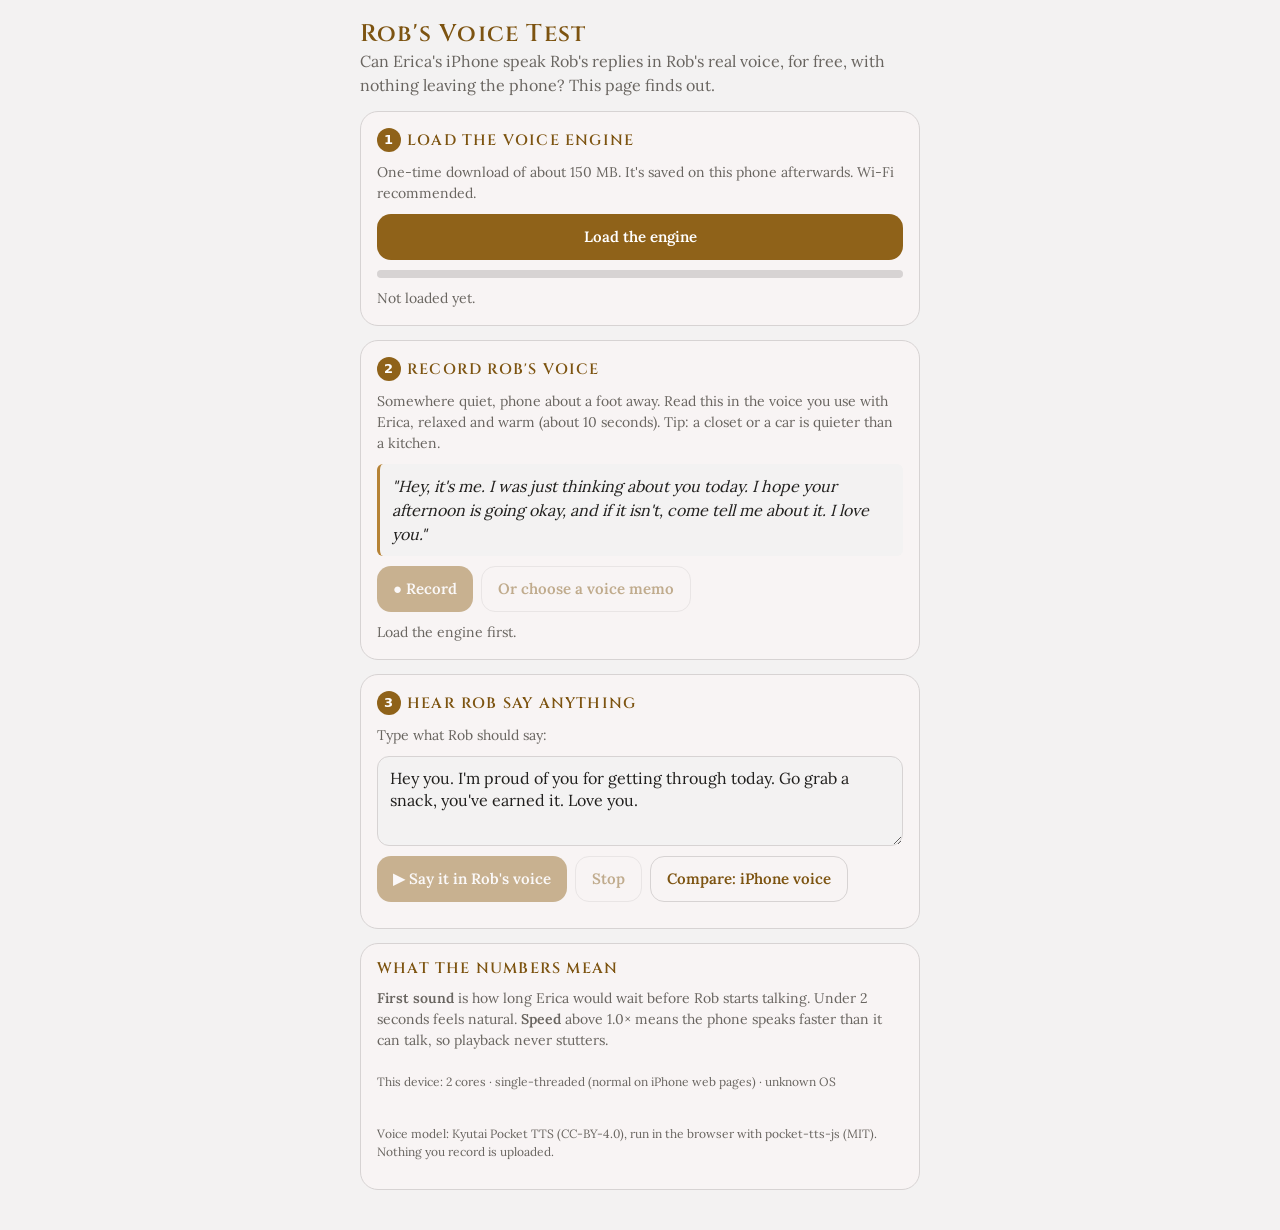
<file: voice/index.html>
<!doctype html>
<html lang="en">
<head>
<meta charset="utf-8">
<meta name="viewport" content="width=device-width,initial-scale=1,viewport-fit=cover">
<meta name="robots" content="noindex">
<title>Rob's Voice Test</title>
<style>
@font-face{font-family:"Cinzel";font-weight:400 600;font-display:swap;src:url(../fonts/cinzel-latin.woff2) format("woff2")}
@font-face{font-family:"Lora";font-weight:400 600;font-display:swap;src:url(../fonts/lora-400-latin.woff2) format("woff2")}
:root{--bg:#f3f2f2;--card:#f8f4f4;--ink:#201f1d;--soft:#696560;--line:#d7d3d3;--bronze:#b68235;--deep:#7d5411;--fill:#8f6219;--good:#3f7d4a;--bad:#a8452f;color-scheme:light}
@media (prefers-color-scheme:dark){:root{--bg:#171410;--card:#221d17;--ink:#ece6dd;--soft:#b3aa9e;--line:#3a3226;--bronze:#d9a22b;--deep:#e0b45a;--fill:#b8863a;--good:#7cc48a;--bad:#e07a62;color-scheme:dark}}
*{box-sizing:border-box}
body{margin:0;background:var(--bg);color:var(--ink);font:16px/1.5 "Lora",Georgia,serif;padding:max(16px,env(safe-area-inset-top)) max(16px,env(safe-area-inset-right)) 40px max(16px,env(safe-area-inset-left))}
main{max-width:560px;margin:0 auto;display:grid;gap:14px}
h1{margin:4px 0 0;font:600 24px/1.2 "Cinzel",Georgia,serif;letter-spacing:.05em;color:var(--deep)}
.lead{margin:0;color:var(--soft)}
section{background:var(--card);border:1px solid var(--line);border-radius:18px;padding:16px;display:grid;gap:10px}
h2{margin:0;font:600 15px/1.2 "Cinzel",Georgia,serif;letter-spacing:.08em;text-transform:uppercase;color:var(--deep)}
.step{display:inline-grid;place-items:center;width:24px;height:24px;margin-right:6px;border-radius:50%;background:var(--fill);color:#fff;font:600 13px/1 system-ui}
button{font:600 15px/1 "Lora",Georgia,serif;padding:13px 16px;min-height:46px;border-radius:14px;border:0;background:var(--fill);color:#fff;cursor:pointer}
button.ghost{background:transparent;color:var(--deep);border:1px solid var(--line)}
button:disabled{opacity:.45;cursor:default}
button.rec{background:#b3412e}
.row{display:flex;gap:8px;flex-wrap:wrap}
.bar{height:8px;border-radius:4px;background:var(--line);overflow:hidden}.bar i{display:block;height:100%;width:0;background:var(--bronze);transition:width .2s}
.note{margin:0;font-size:14px;color:var(--soft)}
.script{margin:0;padding:10px 12px;border-left:3px solid var(--bronze);background:var(--bg);border-radius:6px;font-style:italic}
textarea{width:100%;min-height:90px;padding:10px 12px;border-radius:12px;border:1px solid var(--line);background:var(--bg);color:var(--ink);font:16px/1.4 "Lora",Georgia,serif}
.stats{display:grid;grid-template-columns:1fr auto;gap:4px 12px;font-size:14px;font-variant-numeric:tabular-nums}
.stats b{text-align:right}
.ok{color:var(--good)}.bad{color:var(--bad)}
audio{width:100%}
.small{font-size:12px;color:var(--soft)}
</style>
</head>
<body>
<main>
  <div>
    <h1>Rob's Voice Test</h1>
    <p class="lead">Can Erica's iPhone speak Rob's replies in Rob's real voice, for free, with nothing leaving the phone? This page finds out.</p>
  </div>

  <section>
    <h2><span class="step">1</span>Load the voice engine</h2>
    <p class="note">One-time download of about 150 MB. It's saved on this phone afterwards. Wi-Fi recommended.</p>
    <button id="load">Load the engine</button>
    <div class="bar" aria-hidden="true"><i id="loadBar"></i></div>
    <p class="note" id="loadMsg">Not loaded yet.</p>
  </section>

  <section>
    <h2><span class="step">2</span>Record Rob's voice</h2>
    <p class="note">Somewhere quiet, phone about a foot away. Read this in the voice you use with Erica, relaxed and warm (about 10 seconds). Tip: a closet or a car is quieter than a kitchen.</p>
    <p class="script">"Hey, it's me. I was just thinking about you today. I hope your afternoon is going okay, and if it isn't, come tell me about it. I love you."</p>
    <div class="row"><button id="rec" disabled>● Record</button><button class="ghost" id="upload" disabled>Or choose a voice memo</button></div>
    <input type="file" id="file" accept="audio/*" hidden>
    <audio id="sample" controls hidden></audio>
    <p class="note" id="recMsg">Load the engine first.</p>
  </section>

  <section>
    <h2><span class="step">3</span>Hear Rob say anything</h2>
    <label class="note" for="text">Type what Rob should say:</label>
    <textarea id="text">Hey you. I'm proud of you for getting through today. Go grab a snack, you've earned it. Love you.</textarea>
    <div class="row"><button id="say" disabled>▶ Say it in Rob's voice</button><button class="ghost" id="stop" disabled>Stop</button><button class="ghost" id="iphone">Compare: iPhone voice</button></div>
    <div class="stats" id="stats" hidden></div>
  </section>

  <section>
    <h2>What the numbers mean</h2>
    <p class="note"><b>First sound</b> is how long Erica would wait before Rob starts talking. Under 2 seconds feels natural. <b>Speed</b> above 1.0× means the phone speaks faster than it can talk, so playback never stutters.</p>
    <p class="small" id="device"></p>
    <p class="small">Voice model: Kyutai Pocket TTS (CC-BY-4.0), run in the browser with pocket-tts-js (MIT). Nothing you record is uploaded.</p>
  </section>
</main>
<script type="module">
import { PocketTTS, StreamingPlayer } from './lib/index.js';
const $ = id => document.getElementById(id);
const tts = new PocketTTS({ language: 'english_2026-04', quantized: true, voiceCloning: true });
let player = null, voice = null, t0 = 0;
const fmt = n => n >= 1048576 ? (n / 1048576).toFixed(0) + ' MB' : (n / 1024).toFixed(0) + ' KB';
$('device').textContent = `This device: ${navigator.hardwareConcurrency || '?'} cores · ${crossOriginIsolated ? 'multi-threaded' : 'single-threaded (normal on iPhone web pages)'} · ${navigator.userAgent.match(/(iPhone OS [\d_]+|Mac OS X [\d_]+|Android [\d.]+|Windows NT [\d.]+)/)?.[0] || 'unknown OS'}`;
const stat = rows => { const s = $('stats'); s.hidden = false; s.innerHTML = rows.map(([k, v, cls]) => `<span>${k}</span><b class="${cls || ''}">${v}</b>`).join(''); };

$('load').onclick = async () => {
  $('load').disabled = true; t0 = performance.now(); const files = {};
  try {
    await tts.load(info => {
      if (info.type === 'progress' && info.label){ files[info.label] = info; const done = Object.values(files).reduce((a, f) => a + (f.loaded || 0), 0), total = Object.values(files).reduce((a, f) => a + (f.total || 0), 0);
        if (total) $('loadBar').style.width = Math.min(100, done / total * 100) + '%'; $('loadMsg').textContent = `Downloading… ${fmt(done)}${total ? ' of ' + fmt(total) : ''}`; }
      else if (info.status) $('loadMsg').textContent = ({'loading-runtime':'Starting the engine…','loading-bundle':'Reading the model list…'})[info.status] || 'Getting ready…';
    });
    $('loadBar').style.width = '100%';
    $('loadMsg').innerHTML = `<span class="ok">Ready</span> in ${((performance.now() - t0) / 1000).toFixed(1)} s.`;
    $('rec').disabled = $('upload').disabled = false; $('recMsg').textContent = 'Tap Record, read the line, then tap Stop.';
  } catch (e){ $('loadMsg').innerHTML = `<span class="bad">Couldn't load:</span> ${e.message}`; $('load').disabled = false; }
};

// Give the model the cleanest 10 s possible: proper (filtered) resampling to the model's rate,
// silence trimmed off both ends so the 10-second window is all voice, and a steady level.
async function cleanUp(decoded, rate){
  const len = Math.ceil(decoded.duration * rate), off = new OfflineAudioContext(1, len, rate);
  const src = off.createBufferSource(); src.buffer = decoded; src.connect(off.destination); src.start();
  const pcm = (await off.startRendering()).getChannelData(0);
  const win = Math.round(rate * .02); let peak = 0; for (let i = 0; i < pcm.length; i++) peak = Math.max(peak, Math.abs(pcm[i]));
  const loud = i => { let s = 0; for (let j = i; j < Math.min(pcm.length, i + win); j++) s += pcm[j] * pcm[j]; return Math.sqrt(s / win) > peak * .06; };
  let a = 0, b = pcm.length; while (a < b && !loud(a)) a += win; while (b > a && !loud(Math.max(0, b - win))) b -= win;
  const pad = Math.round(rate * .15); a = Math.max(0, a - pad); b = Math.min(pcm.length, b + pad);
  const out = pcm.slice(a, b); const g = peak > 0 ? Math.min(4, .9 / peak) : 1; for (let i = 0; i < out.length; i++) out[i] *= g;
  return out;
}
async function useAudio(arrayBuf){
  $('recMsg').textContent = 'Learning Rob\'s voice…';
  const ctx = new (window.AudioContext || window.webkitAudioContext)();
  const decoded = await ctx.decodeAudioData(arrayBuf);
  const mono = await cleanUp(decoded, tts.sampleRate);
  const tc = performance.now();
  voice = await tts.cloneVoice(mono, { inputSampleRate: tts.sampleRate });
  $('recMsg').innerHTML = `<span class="ok">Got it.</span> Learned from ${Math.min(10, mono.length / tts.sampleRate).toFixed(1)} s of speech in ${((performance.now() - tc) / 1000).toFixed(1)} s. Now try step 3 with a full sentence or two.`;
  $('say').disabled = false; ctx.close();
}
let rec = null, chunks = [];
$('rec').onclick = async () => {
  if (rec){ rec.stop(); return; }
  try {
    const stream = await navigator.mediaDevices.getUserMedia({ audio: { echoCancellation: false, noiseSuppression: false, autoGainControl: false, channelCount: 1 } });
    chunks = []; rec = new MediaRecorder(stream);
    rec.ondataavailable = e => e.data.size && chunks.push(e.data);
    rec.onstop = async () => { stream.getTracks().forEach(t => t.stop()); const blob = new Blob(chunks, { type: rec.mimeType || 'audio/mp4' }); rec = null; $('rec').textContent = '● Record again'; $('rec').classList.remove('rec');
      $('sample').src = URL.createObjectURL(blob); $('sample').hidden = false; try { await useAudio(await blob.arrayBuffer()); } catch (e){ $('recMsg').innerHTML = `<span class="bad">Couldn't use that recording:</span> ${e.message}`; } };
    rec.start(); $('rec').textContent = '■ Stop'; $('rec').classList.add('rec'); $('recMsg').textContent = 'Recording… read the line, then tap Stop.';
    setTimeout(() => { if (rec) rec.stop(); }, 15000);
  } catch (e){ $('recMsg').innerHTML = `<span class="bad">Microphone blocked.</span> Allow it in Settings → Apps → Safari → Microphone, then reload.`; }
};
$('upload').onclick = () => $('file').click();
$('file').onchange = async e => { const f = e.target.files[0]; if (!f) return; $('sample').src = URL.createObjectURL(f); $('sample').hidden = false; try { await useAudio(await f.arrayBuffer()); } catch (err){ $('recMsg').innerHTML = `<span class="bad">Couldn't read that file:</span> ${err.message}`; } };

$('say').onclick = async () => {
  const text = $('text').value.trim(); if (!text || !voice) return;
  if (!player) player = new StreamingPlayer({ sampleRate: tts.sampleRate }); await player.resume(); player.reset && player.reset();
  $('say').disabled = true; $('stop').disabled = false;
  const ts = performance.now(); let first = null;
  try {
    const m = await tts.generate(text, { voice, onChunk: (audio, meta) => { if (first == null) first = performance.now() - ts; player.play(audio, meta); } });
    player.flush();
    const total = (performance.now() - ts) / 1000, speed = m && m.rtfx ? m.rtfx : (m && m.audioDuration ? m.audioDuration / m.genTime : null);
    stat([['First sound after', `${(first / 1000).toFixed(1)} s`, first < 2000 ? 'ok' : 'bad'], ['Speed', speed ? `${speed.toFixed(2)}× real time` : '?', speed >= 1 ? 'ok' : 'bad'], ['Speech length', m && m.audioDuration ? `${m.audioDuration.toFixed(1)} s` : '?'], ['Total time', `${total.toFixed(1)} s`]]);
  } catch (e){ stat([['Error', e.message, 'bad']]); }
  $('say').disabled = false; $('stop').disabled = true;
};
$('stop').onclick = async () => { await tts.stop(); player && player.stop(); $('stop').disabled = true; $('say').disabled = false; };
$('iphone').onclick = () => { speechSynthesis.cancel(); speechSynthesis.speak(new SpeechSynthesisUtterance($('text').value)); };
window.__voiceTest = { tts, PocketTTS };
</script>
</body>
</html>
</file>
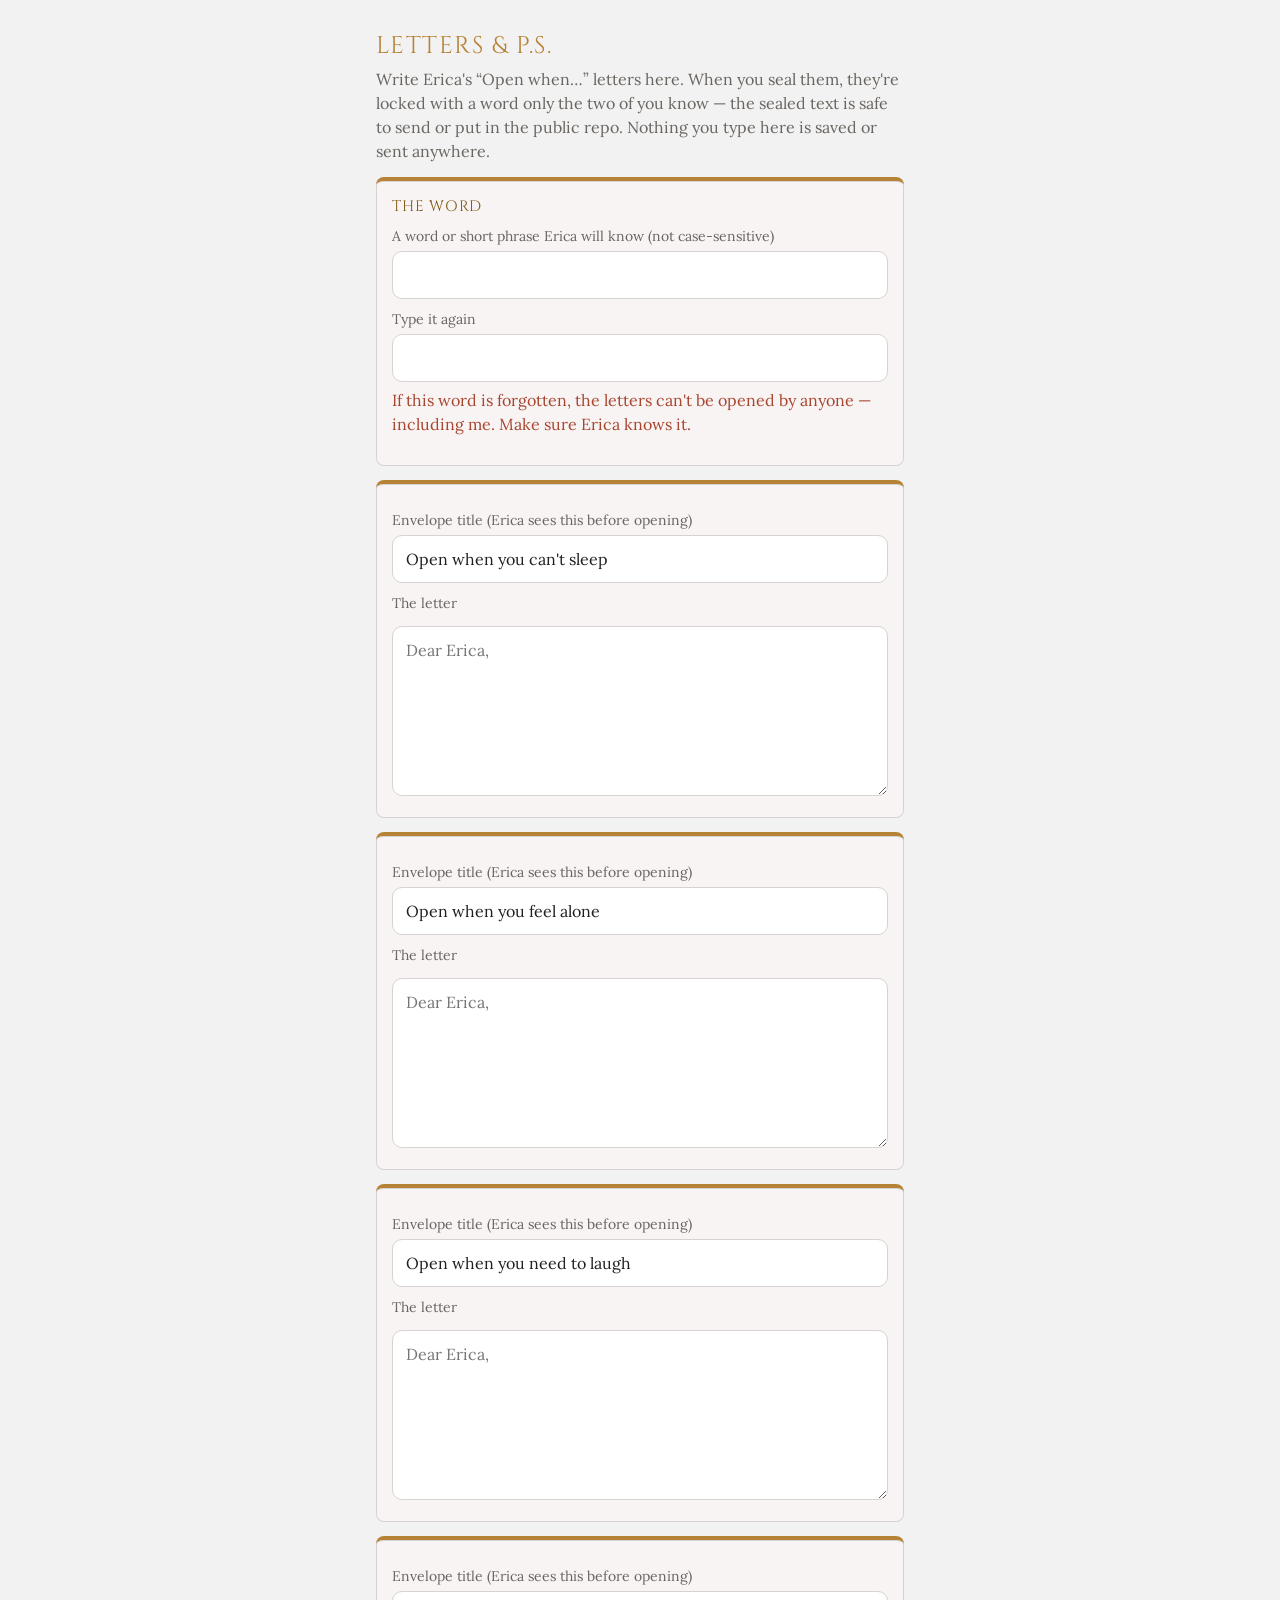
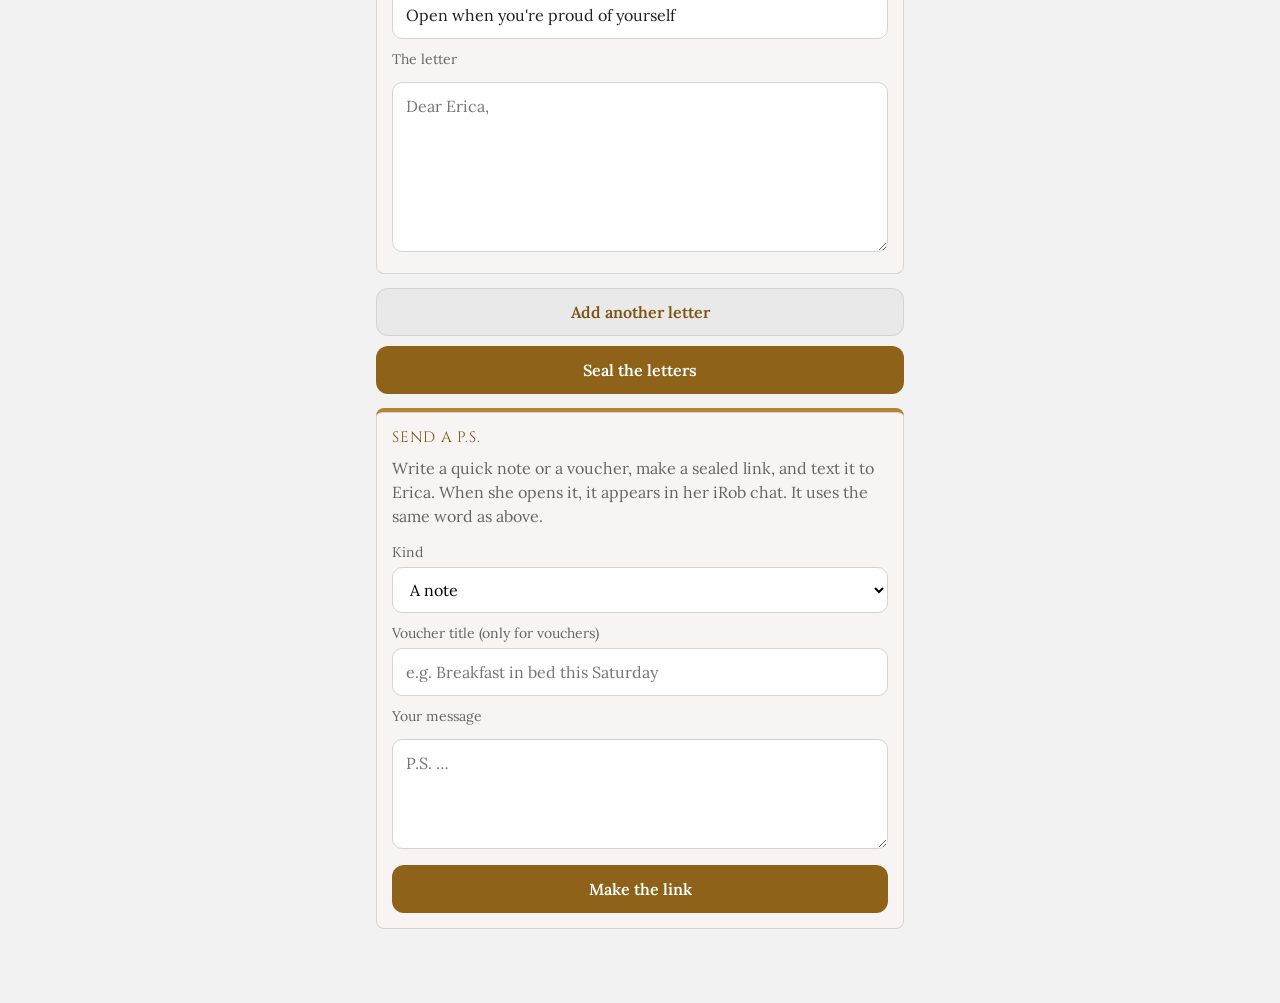
<file: write-letters.html>
<!doctype html>
<html lang="en">
<head>
<meta charset="utf-8">
<meta name="viewport" content="width=device-width, initial-scale=1, viewport-fit=cover">
<meta name="robots" content="noindex, nofollow">
<title>Seal the letters · iRob</title>
<style>
@font-face{font-family:"Cinzel";font-weight:400 600;font-display:swap;src:url(fonts/cinzel-latin.woff2) format("woff2")}
@font-face{font-family:"Lora";font-weight:400 600;font-display:swap;src:url(fonts/lora-400-latin.woff2) format("woff2")}
:root{--bg:#f3f2f2;--card:#f8f4f4;--ink:#201f1d;--soft:#696560;--line:#d7d3d3;--bronze:#b68235;--deep:#7d5411;--btn:#8f6219}
*{box-sizing:border-box}
body{margin:0;background:var(--bg);color:var(--ink);font:16px/1.5 "Lora",Georgia,serif}
main{max-width:560px;margin:0 auto;padding:24px 16px 60px}
h1{font:400 24px/1.2 "Cinzel",Georgia,serif;letter-spacing:.06em;text-transform:uppercase;color:var(--bronze);margin:8px 0 6px}
h2{font:400 15px/1.3 "Cinzel",Georgia,serif;letter-spacing:.05em;text-transform:uppercase;color:var(--deep);margin:0 0 8px}
p{color:var(--soft);margin:6px 0 14px}
.card{background:var(--card);border-radius:8px;box-shadow:inset 0 0 0 1px var(--line);border-top:4px solid var(--bronze);padding:16px;margin:14px 0}
input,textarea{width:100%;font:inherit;font-size:16px;padding:11px 13px;border-radius:10px;border:1px solid var(--line);background:#fff;color:var(--ink);outline:none}
input:focus,textarea:focus{border-color:var(--bronze)}
textarea{min-height:170px;resize:vertical;margin-top:8px}
label{display:block;font-size:14px;color:var(--soft);margin:10px 0 4px}
button{font:inherit;font-weight:600;border:0;border-radius:12px;padding:12px 16px;background:var(--btn);color:#fff;cursor:pointer}
button.ghost{background:#eae9e9;color:var(--deep);box-shadow:inset 0 0 0 1px var(--line)}
.row{display:flex;gap:8px;flex-wrap:wrap;margin-top:10px}
.row button{flex:1}
#out{min-height:140px;font:13px/1.4 ui-monospace,Menlo,monospace}
.warn{color:#a8452f}
</style>
</head>
<body>
<main>
  <h1>Letters &amp; P.S.</h1>
  <p>Write Erica's “Open when…” letters here. When you seal them, they're locked with a word only the two of you know — the sealed text is safe to send or put in the public repo. Nothing you type here is saved or sent anywhere.</p>

  <div class="card">
    <h2>The word</h2>
    <label for="w1">A word or short phrase Erica will know (not case-sensitive)</label>
    <input id="w1" type="password" autocomplete="new-password" autocapitalize="none">
    <label for="w2">Type it again</label>
    <input id="w2" type="password" autocomplete="new-password" autocapitalize="none">
    <p class="warn">If this word is forgotten, the letters can't be opened by anyone — including me. Make sure Erica knows it.</p>
  </div>

  <div id="letters"></div>
  <div class="row"><button class="ghost" id="add" type="button">Add another letter</button></div>
  <div class="row"><button id="seal" type="button">Seal the letters</button></div>

  <div class="card" id="psCard">
    <h2>Send a P.S.</h2>
    <p>Write a quick note or a voucher, make a sealed link, and text it to Erica. When she opens it, it appears in her iRob chat. It uses the same word as above.</p>
    <label for="psType">Kind</label>
    <select id="psType" style="width:100%;font:inherit;font-size:16px;padding:11px 13px;border-radius:10px;border:1px solid var(--line);background:#fff"><option value="note">A note</option><option value="voucher">A voucher she can redeem</option></select>
    <label for="psTitle">Voucher title (only for vouchers)</label>
    <input id="psTitle" placeholder="e.g. Breakfast in bed this Saturday">
    <label for="psText">Your message</label>
    <textarea id="psText" style="min-height:110px" placeholder="P.S. …"></textarea>
    <div class="row"><button id="psMake" type="button">Make the link</button></div>
    <div id="psOut" hidden>
      <label for="psLink">Text this link to Erica</label>
      <textarea id="psLink" readonly style="min-height:90px;font:13px/1.4 ui-monospace,Menlo,monospace"></textarea>
      <div class="row"><button class="ghost" id="psShare" type="button">Share</button><button class="ghost" id="psCopy" type="button">Copy</button></div>
    </div>
  </div>

  <div class="card" id="result" hidden>
    <h2>Sealed</h2>
    <p>Send this text to Claude in the chat (or save it as <b>letters.json</b> in the repo). It's unreadable without the word.</p>
    <textarea id="out" readonly></textarea>
    <div class="row"><button class="ghost" id="copy" type="button">Copy</button><button class="ghost" id="dl" type="button">Download letters.json</button></div>
  </div>
</main>
<script>
(() => {
  const DEFAULTS = ["Open when you can't sleep", "Open when you feel alone", "Open when you need to laugh", "Open when you're proud of yourself"];
  const box = document.getElementById('letters');
  function addLetter(title){
    const c = document.createElement('div'); c.className = 'card';
    c.innerHTML = '<label>Envelope title (Erica sees this before opening)</label><input class="t"><label>The letter</label><textarea class="b" placeholder="Dear Erica,"></textarea>';
    c.querySelector('.t').value = title || 'Open when '; box.appendChild(c);
  }
  DEFAULTS.forEach(addLetter);
  document.getElementById('add').onclick = () => addLetter('');
  const enc = b => btoa(String.fromCharCode(...new Uint8Array(b)));
  document.getElementById('seal').onclick = async () => {
    const w1 = document.getElementById('w1').value, w2 = document.getElementById('w2').value;
    if (!w1.trim()) return alert('Choose the word first.');
    if (w1.normalize('NFKC').trim().toLowerCase() !== w2.normalize('NFKC').trim().toLowerCase()) return alert('The two words don\'t match.');
    const items = [...box.querySelectorAll('.card')].map(c => ({title:c.querySelector('.t').value.trim(), body:c.querySelector('.b').value.trim()})).filter(x => x.title && x.body);
    if (!items.length) return alert('Write at least one letter.');
    const salt = crypto.getRandomValues(new Uint8Array(16)), iter = 250000;
    const base = await crypto.subtle.importKey('raw', new TextEncoder().encode(w1.normalize('NFKC').trim().toLowerCase()), 'PBKDF2', false, ['deriveKey']);
    const key = await crypto.subtle.deriveKey({name:'PBKDF2', salt, iterations:iter, hash:'SHA-256'}, base, {name:'AES-GCM', length:256}, false, ['encrypt']);
    const letters = [];
    for (const it of items){ const iv = crypto.getRandomValues(new Uint8Array(12)); const ct = await crypto.subtle.encrypt({name:'AES-GCM', iv}, key, new TextEncoder().encode(it.body)); letters.push({title:it.title, iv:enc(iv), ct:enc(ct)}); }
    const json = JSON.stringify({v:1, salt:enc(salt), iter, letters}, null, 1);
    document.getElementById('out').value = json; document.getElementById('result').hidden = false;
    document.getElementById('result').scrollIntoView({behavior:'smooth'});
  };
  document.getElementById('copy').onclick = async () => { const t = document.getElementById('out'); try { await navigator.clipboard.writeText(t.value); alert('Copied.'); } catch { t.select(); document.execCommand('copy'); } };
  const b64u = b => btoa(String.fromCharCode(...new Uint8Array(b))).replace(/\+/g, '-').replace(/\//g, '_').replace(/=+$/, '');
  document.getElementById('psMake').onclick = async () => {
    const w1 = document.getElementById('w1').value, w2 = document.getElementById('w2').value;
    if (!w1.trim()) return alert('Type the word at the top first.');
    if (w1.normalize('NFKC').trim().toLowerCase() !== w2.normalize('NFKC').trim().toLowerCase()) return alert('The two words don\'t match.');
    const type = document.getElementById('psType').value, title = document.getElementById('psTitle').value.trim(), text = document.getElementById('psText').value.trim();
    if (!text) return alert('Write the message first.');
    const salt = crypto.getRandomValues(new Uint8Array(16)), iv = crypto.getRandomValues(new Uint8Array(12)), n = 250000;
    const base = await crypto.subtle.importKey('raw', new TextEncoder().encode(w1.normalize('NFKC').trim().toLowerCase()), 'PBKDF2', false, ['deriveKey']);
    const key = await crypto.subtle.deriveKey({name:'PBKDF2', salt, iterations:n, hash:'SHA-256'}, base, {name:'AES-GCM', length:256}, false, ['encrypt']);
    const ct = await crypto.subtle.encrypt({name:'AES-GCM', iv}, key, new TextEncoder().encode(JSON.stringify({type, title: type === 'voucher' ? title : '', text})));
    const raw = {id:b64u(crypto.getRandomValues(new Uint8Array(9))), s:b64u(salt), i:b64u(iv), c:b64u(ct), n};
    const link = new URL('./#ps=' + b64u(new TextEncoder().encode(JSON.stringify(raw))), location.href).href;
    document.getElementById('psLink').value = link; document.getElementById('psOut').hidden = false;
  };
  document.getElementById('psShare').onclick = async () => { const link = document.getElementById('psLink').value; try { if (navigator.share) return await navigator.share({text:'P.S. 💌 ' + link}); } catch (e) { if (e && e.name === 'AbortError') return; } document.getElementById('psCopy').click(); };
  document.getElementById('psCopy').onclick = async () => { const t = document.getElementById('psLink'); try { await navigator.clipboard.writeText(t.value); alert('Copied.'); } catch { t.select(); document.execCommand('copy'); } };
  document.getElementById('dl').onclick = () => { const a = document.createElement('a'); a.href = URL.createObjectURL(new Blob([document.getElementById('out').value], {type:'application/json'})); a.download = 'letters.json'; a.click(); };
})();
</script>
</body>
</html>
</file>
<file: cards.css>
/* iRob — Keepsake Card design system (shares tokens with index.html) */
:root{--m-smile:#d9a22b;--m-calm:#2d6a7c;--m-perspective:#b68235;--m-connect:#a8452f}
@media (prefers-color-scheme:dark){:root{--m-calm:#5aa0b3;--m-connect:#d0705a}}

.kc-wrap{display:flex;flex-direction:column;gap:4px;margin-top:4px;width:min(330px,80vw)}
.kc{position:relative;background:var(--card);border-radius:10px;overflow:hidden;
  background-image:repeating-linear-gradient(0deg,rgba(125,84,17,.025) 0 1px,transparent 1px 3px),repeating-linear-gradient(90deg,rgba(125,84,17,.02) 0 1px,transparent 1px 4px);
  box-shadow:inset 0 0 0 1px var(--line),0 4px 14px rgba(45,43,43,.08);border-top:4px solid var(--mood,var(--bronze));transition:box-shadow .4s}
.kc.mood-smile{--mood:var(--m-smile)}.kc.mood-calm{--mood:var(--m-calm)}.kc.mood-perspective{--mood:var(--m-perspective)}.kc.mood-connect{--mood:var(--m-connect)}
.kc.glow{box-shadow:inset 0 0 0 1px var(--line),0 0 0 3px color-mix(in srgb,var(--mood) 35%,transparent),0 0 28px color-mix(in srgb,var(--mood) 45%,transparent)}
.kc > header{padding:12px 14px 2px}
.kc > header small{display:block;font:400 10.5px/1.2 var(--head);letter-spacing:.12em;text-transform:uppercase;color:var(--mood)}
.kc > header b{display:block;font:400 16px/1.3 var(--head);letter-spacing:.04em;text-transform:uppercase;color:var(--title);margin-top:3px}
.kc-body{padding:6px 14px 14px;font-size:15px}
.kc-body > p{margin:6px 0}
.kc-note{color:var(--ink-soft);font-size:13.5px}
.kc-big{font:600 22px/1.3 var(--display);margin:4px 0}
.kc-label{font:400 11px/1 var(--head);letter-spacing:.1em;text-transform:uppercase;color:var(--ink-soft);margin:12px 0 6px!important}
.kc-done{font:600 19px/1.35 var(--display);color:var(--title)}
.kc-quote{font:italic 16px/1.5 var(--body);border-left:3px solid var(--mood);padding:6px 0 6px 12px;margin:10px 0;color:var(--ink)}
.kc-btns{display:flex;gap:8px;flex-wrap:wrap;margin-top:10px;align-items:center}
.kc-btns .btn{flex:1;padding:10px 12px;font-size:15px}
.kc-btns .btn:disabled{opacity:.45}
.kc-chips{display:flex;flex-wrap:wrap;gap:6px}
.kc-chips .chip{padding:7px 11px;font-size:13.5px}
.kc-alt{align-self:flex-start;font-size:13px;color:var(--ink-soft);padding:4px 6px;text-decoration:underline;text-underline-offset:3px}
.kc-speak{width:40px;height:40px;flex:none;border-radius:50%;display:grid;place-items:center;color:var(--title);box-shadow:inset 0 0 0 1px var(--line)}
.kc-speak svg{width:19px;height:19px}
.kc-input,.kc-select{width:100%;margin-top:8px;padding:11px 13px;border-radius:10px;border:1px solid var(--line);background:var(--surface);font:inherit;font-size:16px;color:var(--ink);outline:none}
.kc-input{min-height:96px;resize:vertical}
.kc-input:focus,.kc-select:focus{border-color:var(--mood)}
.kc-photo{border-radius:8px;overflow:hidden;background:var(--thumb-bg);aspect-ratio:4/3;margin:4px 0 8px}
.kc-photo img{width:100%;height:100%;object-fit:cover;display:block}

/* receipt */
.kc-receipt{font:13.5px/1.45 var(--body);background:#fffdf8;color:#201f1d;padding:14px 14px 10px;border-radius:4px;box-shadow:0 1px 4px rgba(0,0,0,.1);
  -webkit-mask:radial-gradient(circle 6px at 50% 100%,transparent 98%,#000) 0 0/14px 100% repeat-x}
.kc-receipt b{display:block;text-align:center;font:400 15px var(--head);letter-spacing:.14em}
.kc-receipt > small{display:block;text-align:center;color:#696560;margin-bottom:8px}
.kc-line,.kc-total{display:flex;justify-content:space-between;gap:10px;border-top:1px dashed #d7d3d3;padding:5px 0}
.kc-line i{flex:none;font-style:normal;color:#696560}
.kc-total{font-weight:600;border-top:2px solid #201f1d;margin-top:4px}
.kc-total span:last-child{text-align:right}

/* break glass */
.kc-glass{position:relative;margin:8px 0;padding:22px 12px;border-radius:8px;text-align:center;background:linear-gradient(135deg,rgba(214,232,236,.9),rgba(160,200,210,.55));box-shadow:inset 0 0 0 2px #a8452f;color:#7d3a26;transition:transform .6s,opacity .6s}
.kc-glass span{display:block;font:400 11px var(--head);letter-spacing:.12em}
.kc-glass b{display:block;font:400 22px var(--head);letter-spacing:.08em;margin-top:4px}
.kc-glass.broken{transform:scale(1.08) rotate(-2deg);opacity:0;background-image:linear-gradient(115deg,transparent 48%,#fff 49%,transparent 51%),linear-gradient(35deg,transparent 48%,#fff 49%,transparent 51%)}

/* grounding */
.kc-ground{display:flex;flex-direction:column;gap:8px;margin:6px 0}
.kc-grow{display:flex;justify-content:space-between;align-items:center;gap:8px;font-size:14.5px}
.kc-grow > span:last-child{display:flex;gap:6px}
.kc-dot{width:24px;height:24px;border-radius:50%;box-shadow:inset 0 0 0 2px var(--mood);transition:background .2s,transform .2s}
.kc-dot.on{background:var(--mood);transform:scale(.88)}

/* shred */
.kc-shred{min-height:96px;margin-top:8px;padding:11px 13px;font-size:15px;line-height:1.5;word-break:break-word}
.kc-shred span{display:inline-block;white-space:pre;transition:transform 1.3s cubic-bezier(.3,.6,.2,1),opacity 1.3s,filter 1.3s}
.kc-shred.go span{transform:translate(var(--dx),var(--dy)) rotate(var(--r));opacity:0;filter:blur(3px)}

/* tickets */
.kc-tickets{display:flex;flex-direction:column;gap:8px}
.kc-ticket{position:relative;display:flex;align-items:center;gap:10px;padding:12px 12px 12px 16px;border-radius:8px;background:var(--surface-2);box-shadow:inset 0 0 0 1px var(--line)}
.kc-ticket::before{content:"";position:absolute;left:-6px;top:50%;width:12px;height:12px;margin-top:-6px;border-radius:50%;background:var(--card);box-shadow:inset -1px 0 0 var(--line)}
.kc-ticket.fun,.kc-ticket.romantic{border-left:4px solid var(--m-connect)}.kc-ticket.practical{border-left:4px solid var(--m-calm)}
.kc-ticket > div{flex:1}
.kc-ticket b{display:block;font:400 14px/1.3 var(--head);letter-spacing:.04em;text-transform:uppercase;color:var(--title)}
.kc-ticket small{color:var(--ink-soft);font-size:13px}
.kc-ticket em{position:absolute;right:10px;top:4px;font-size:10.5px;color:var(--ink-soft)}
.kc-claim{flex:none;padding:8px 12px;border-radius:999px;border-left:1px dashed var(--line);background:var(--tint);color:var(--deep);font-weight:600;font-size:14px}

/* flip */
.kc-flip{display:block;width:100%;height:200px;perspective:900px;margin:6px 0;position:relative;text-align:left}
.kc-flip span{position:absolute;inset:0;border-radius:8px;padding:16px;display:flex;flex-direction:column;gap:8px;backface-visibility:hidden;-webkit-backface-visibility:hidden;transition:transform .6s cubic-bezier(.3,.7,.2,1)}
.kc-flip .front{background:#e9e6e3;color:#3c3730;box-shadow:inset 0 0 0 1px var(--line)}
.kc-flip .back{background:linear-gradient(160deg,#f7e4c2,#efe4d2);color:#201f1d;transform:rotateY(180deg);box-shadow:inset 0 0 0 2px var(--m-perspective)}
.kc-flip[aria-pressed="true"] .front{transform:rotateY(-180deg)}
.kc-flip[aria-pressed="true"] .back{transform:rotateY(0)}
.kc-flip small{font:400 10.5px var(--head);letter-spacing:.12em;text-transform:uppercase;opacity:.8}
.kc-flip q{font:600 19px/1.35 var(--display);quotes:"“" "”"}
.kc-flip i{margin-top:auto;font-size:12.5px;opacity:.7}

/* sliders */
.kc-slider{display:grid;grid-template-columns:76px 1fr 76px;align-items:center;gap:8px;margin:10px 0;font-size:13px;color:var(--ink-soft)}
.kc-slider span:last-child{text-align:right}
.kc-slider input{width:100%;accent-color:var(--m-connect);height:28px}

/* press-and-hold pads */
.kc-pad{position:relative;display:grid;place-items:center;width:150px;height:150px;margin:12px auto 4px;border-radius:50%;color:var(--mood);background:radial-gradient(circle,var(--tint),transparent 70%);
  -webkit-touch-callout:none;-webkit-user-select:none;user-select:none;touch-action:none}
.kc-pad svg{position:relative;z-index:1;transition:transform .3s}
.kc-pad .ring{position:absolute;inset:18px;border-radius:50%;border:2px solid var(--mood);opacity:0}
.kc-pad.on .ring{animation:kcRipple 2.4s ease-out infinite}
.kc-pad.on .r2{animation-delay:.8s}.kc-pad.on .r3{animation-delay:1.6s}
.kc-pad.on svg{animation:kcBeat 1.1s ease-in-out infinite}
@keyframes kcRipple{0%{transform:scale(.7);opacity:.8}100%{transform:scale(1.35);opacity:0}}
@keyframes kcBeat{0%,100%{transform:scale(1)}14%{transform:scale(1.12)}28%{transform:scale(1)}42%{transform:scale(1.07)}}
.kc-pad.cat{color:var(--m-smile)}
.kc-pad.cat .kitty{width:96px;height:80px;animation:kcBreathe 4.5s ease-in-out infinite}
.kc-pad.cat.on .kitty{animation:kcBreathe 4.5s ease-in-out infinite,kcPurr .09s linear infinite}
@keyframes kcBreathe{0%,100%{transform:scale(1)}50%{transform:scale(1.06)}}
@keyframes kcPurr{0%,100%{translate:0 0}50%{translate:0 .6px}}

/* future postcard */
.kc-when{display:flex;flex-direction:column;gap:8px;margin-top:10px;font-size:14px}
.kc-when input[type=date]{font:inherit;font-size:16px;padding:6px 8px;border-radius:8px;border:1px solid var(--line);background:var(--surface);color:var(--ink);margin-left:6px}
.kc-postcard{display:grid;grid-template-columns:42% 1fr;gap:12px;padding:10px;border-radius:6px;background:#fffdf8;color:#201f1d;box-shadow:0 2px 8px rgba(0,0,0,.12)}
.kc-postcard img{width:100%;height:100%;min-height:130px;object-fit:cover;border:4px solid #fff;box-shadow:0 1px 3px rgba(0,0,0,.2)}
.kc-postcard small{font:400 10.5px var(--head);letter-spacing:.1em;text-transform:uppercase;color:#7d5411}
.kc-postcard p{font:italic 15px/1.5 var(--body);margin:6px 0 0;white-space:pre-wrap}

/* constellation */
.kc-const{position:relative;height:210px;margin:4px 0;border-radius:8px;background:radial-gradient(ellipse at 50% 30%,#24313d,#121820);color:#efe4d2;overflow:hidden}
.kc-stars{position:absolute;inset:0;width:100%;height:100%}
.kc-stars .ln{fill:none;stroke:#d9a22b;stroke-width:1.2;stroke-dasharray:600;stroke-dashoffset:600;animation:kcDraw 2.4s ease-out .2s forwards;opacity:.8}
.kc-stars circle{fill:#f7e4c2;filter:drop-shadow(0 0 6px #d9a22b)}
@keyframes kcDraw{to{stroke-dashoffset:0}}
.kc-const span{position:absolute;max-width:44%;font-size:12px;line-height:1.3}
.kc-const span small{display:block;font:400 9.5px var(--head);letter-spacing:.12em;text-transform:uppercase;color:#d9a22b}
.kc-const .s1{left:8px;bottom:6px}.kc-const .s2{left:50%;top:8px;transform:translateX(-50%);text-align:center}.kc-const .s3{right:8px;bottom:12px;text-align:right}

/* sanctuary overlay */
.kc-sanct{position:absolute;inset:0;z-index:50;display:flex;flex-direction:column;align-items:center;justify-content:center;gap:20px;padding:calc(var(--safe-t) + 20px) 24px calc(var(--safe-b) + 24px);color:#fff;animation:kcFade .6s ease-out}
.kc-sanct.out{opacity:0;transition:opacity .5s}
.kc-sanct .sky{position:absolute;inset:0;z-index:-1;background:linear-gradient(180deg,#1d3b4a 0%,#5b6b86 35%,#c7826b 70%,#f1d9bf 100%);background-size:100% 220%;animation:kcDusk 120s linear forwards}
@keyframes kcDusk{from{background-position:0 100%}to{background-position:0 0}}
@keyframes kcFade{from{opacity:0}to{opacity:1}}
.kc-sanct .kc-x{position:absolute;top:calc(var(--safe-t) + 10px);right:10px;color:#fff}
.kc-sanct .thought{font:600 30px/1.3 var(--display);text-align:center;max-width:340px;margin:0;opacity:0;transition:opacity 1.6s;text-shadow:0 2px 12px rgba(0,0,0,.35)}
.kc-sanct .thought.in{opacity:1}
.kc-sanct .timer{font:400 15px var(--head);letter-spacing:.14em;opacity:.8}
.kc-sanct .chip{background:rgba(255,255,255,.14);border-color:rgba(255,255,255,.35);color:#fff}
.kc-sanct .chip[aria-pressed="true"]{background:rgba(255,255,255,.85);color:#1d3b4a;border-color:#fff}
.kc-sanct .snd{justify-content:center}

/* scratch */
.kc-scratch{position:relative;min-height:160px;border-radius:8px;overflow:hidden;margin:6px 0;background:var(--surface-2)}
.kc-under{padding:16px;text-align:center}
.kc-under .kc-media{max-height:180px;border-radius:6px}
.kc-scratch canvas{position:absolute;inset:0;width:100%;height:100%;touch-action:none;cursor:grab;transition:opacity .5s}
.kc-scratch canvas.gone{opacity:0}

/* critters */
.kc-critter{position:relative;border-radius:8px;overflow:hidden;background:var(--thumb-bg);min-height:200px;display:grid;place-items:center}
.kc-critter.loading::after{content:"";width:30px;height:30px;border-radius:50%;border:3px solid var(--line);border-top-color:var(--mood);animation:kcSpin .8s linear infinite}
@keyframes kcSpin{to{transform:rotate(360deg)}}
.kc-media{display:block;width:100%;max-height:300px;object-fit:cover}

/* confetti */
.kc-confetti{position:absolute;inset:0;pointer-events:none;overflow:hidden}
.kc-confetti i{position:absolute;top:-10px;width:7px;height:11px;border-radius:2px;animation:kcFall 2.2s ease-in forwards}
@keyframes kcFall{to{transform:translate(var(--x),330px) rotate(540deg);opacity:0}}

/* toolkit */
.kc-deck{display:grid;grid-template-columns:1fr 1fr;gap:8px;margin:6px 0 4px}
.kc-mini{text-align:left;padding:12px;border-radius:8px;background:var(--surface-2);box-shadow:inset 0 0 0 1px var(--line);border-top:3px solid var(--mood)}
.kc-mini.mood-smile{--mood:var(--m-smile)}.kc-mini.mood-calm{--mood:var(--m-calm)}.kc-mini.mood-perspective{--mood:var(--m-perspective)}.kc-mini.mood-connect{--mood:var(--m-connect)}
.kc-mini b{display:block;font:400 13px/1.3 var(--head);letter-spacing:.04em;text-transform:uppercase;color:var(--title)}
.kc-mini small{display:block;margin-top:4px;color:var(--ink-soft);font-size:12.5px;line-height:1.35}
.kc-unlock{display:flex;gap:8px;margin-top:8px}
.kc-unlock input{flex:1;padding:10px 12px;border-radius:10px;border:1px solid var(--line);background:var(--surface);font-size:16px;color:var(--ink)}
#sheetDeck .kc{box-shadow:none;background-color:transparent;border-radius:0}

@media (prefers-reduced-motion:reduce){
  .kc-flip span,.kc-shred span{transition:none!important}
  .kc-pad .ring,.kc-pad svg,.kc-pad .kitty,.kc-stars .ln,.kc-sanct .sky{animation:none!important}
  .kc-stars .ln{stroke-dashoffset:0}
}
/* inside the menu's card viewer: the sheet already shows the title */
.kc > header{display:block!important}
#sheetDeck .kc > header{padding:0 0 2px!important}
#sheetDeck .kc > header b{display:none}
#sheetDeck .kc-body{padding:6px 0 10px}
/* 44-point tap targets inside cards */
.kc-alt{min-height:44px}
.kc-dot{width:30px;height:30px}
/* painted icons inside card buttons and labels */
.kc-ic{width:1.35em;height:1.35em;object-fit:contain;vertical-align:-.32em;display:inline-block}
.chip .kc-ic{width:1.5em;height:1.5em}
/* balanced wrapping for the centered card text */
.kc-receipt b,.kc-receipt > small,.kc-glass,.kc-const .s2,.kc-sanct .thought,.kc-under{text-wrap:balance}
</file>
<file: fun.css>
/* iRob fun pack. Uses the app's tokens (--surface, --line, --title, --blue, --bronze…). */
.fun-sheet .body{display:flex;flex-direction:column;align-items:center;gap:12px;text-align:center}
.fun-sheet .body > *{flex:none}
.fun-sheet .note{margin:0;color:var(--ink-soft);font-size:14px}
.fun-sheet .btn.ghost{background:transparent;border:1px solid var(--line);color:var(--title)}
.fun-confetti{position:fixed;inset:0;width:100vw;height:100vh;pointer-events:none;z-index:200}
.sr{position:absolute;width:1px;height:1px;overflow:hidden;clip:rect(0 0 0 0);white-space:nowrap}

/* A. Puppy Power */
.pp-stage{width:100%;min-height:180px;display:grid;place-items:center}
.pp-stage .kc-media{width:100%;max-height:260px;object-fit:cover;border-radius:18px}
.pp-btn{width:150px;height:150px;border-radius:50%;border:0;color:#fff;font:700 22px/1.05 var(--head);letter-spacing:.06em;
  background:radial-gradient(circle at 35% 30%,#ff8a7a,#d8392b 55%,#9e2117);box-shadow:0 10px 0 #7d1810,0 16px 28px rgba(0,0,0,.25),inset 0 4px 10px rgba(255,255,255,.35);transition:transform .08s,box-shadow .08s}
.pp-btn:active,.pp-btn.pressed{transform:translateY(8px);box-shadow:0 2px 0 #7d1810,0 6px 12px rgba(0,0,0,.25),inset 0 4px 10px rgba(255,255,255,.35)}
.pp-meter{width:80%;height:10px;border-radius:5px;background:var(--surface-2);overflow:hidden}
.pp-meter i{display:block;height:100%;background:linear-gradient(90deg,#f2d16b,#d9a22b);border-radius:5px;transition:width .3s}
.pp-level{margin:0;font:600 14px/1.3 var(--body);color:var(--title)}

/* B. Kitten cuddles */
.kc-pad{--melt:0;position:relative;width:100%;max-width:340px;min-height:160px;border-radius:24px;overflow:hidden;touch-action:none;user-select:none;-webkit-user-select:none;-webkit-touch-callout:none;cursor:grab;background:var(--surface-2)}
.kc-pic{position:relative;display:grid;place-items:center;min-height:160px;transform:scaleX(calc(1 + var(--melt) * .08)) scaleY(calc(1 - var(--melt) * .1));transform-origin:50% 100%;transition:transform .3s}
.kc-pic .kc-media{display:block;width:100%;height:auto;max-height:46vh;object-fit:contain;pointer-events:none}
.kc-pad.holding{box-shadow:0 0 0 4px rgba(232,180,184,.6)}
.kc-hearts{position:absolute;inset:0;pointer-events:none}
.kc-hearts span{position:absolute;bottom:10%;font-size:26px;animation:kcUp 1.8s ease-out forwards}
@keyframes kcUp{to{transform:translateY(-220px) scale(1.3);opacity:0}}
.kc-hint{margin:0;font:600 15px/1.3 var(--body);color:var(--title);min-height:2.6em}

/* C. Pocket kitten */
.pet{display:flex;flex-direction:column;align-items:center;gap:6px;width:100%}
.pet-cat{position:relative;line-height:1;animation:petBob 2.6s ease-in-out infinite}
.pet-cat[data-crown]::before{content:attr(data-crown);position:absolute;top:-.45em;left:50%;transform:translateX(-50%);font-size:.4em}
@keyframes petBob{50%{transform:translateY(-6px)}}
@media (prefers-reduced-motion:reduce){.pet-cat{animation:none}}
.pet-name{margin:2px 0 0;font:600 22px/1.1 var(--head);letter-spacing:.04em;color:var(--title)}
.pet-sub{margin:0;font-size:13px;color:var(--ink-soft)}
.pet-line{margin:4px 0;min-height:2.6em;font-style:italic;color:var(--ink)}
.pet-bars{display:grid;gap:6px;width:100%;max-width:300px}
.pet-bar{display:flex;align-items:center;gap:8px}
.pet-bar b{flex:1;height:9px;border-radius:5px;background:var(--surface-2);overflow:hidden}
.pet-bar i{display:block;height:100%;background:var(--bronze);border-radius:5px}
.pet-acts{display:grid;grid-template-columns:repeat(3,minmax(0,1fr));gap:8px;width:100%;max-width:320px;margin-top:6px}
.pet-new{display:flex;flex-direction:column;align-items:center;gap:10px;width:100%}
.pet-egg{font-size:72px;line-height:1}
.pet-new input,.us-lock input[type=password],.brag textarea{width:100%;max-width:320px;padding:12px 14px;border-radius:12px;border:1px solid var(--line);background:var(--bg);font:inherit;font-size:16px;color:var(--ink)}

/* D. Catch the kittens */
.catch{width:100%;border-radius:18px;overflow:hidden;background:linear-gradient(var(--surface-2),var(--bg));touch-action:none}
.catch canvas{display:block;width:100%}
.catch-hud{display:flex;justify-content:space-between;width:100%;font:600 15px/1 var(--body);color:var(--title);font-variant-numeric:tabular-nums}

/* F. Fortune cookie */
.fc{display:flex;flex-direction:column;align-items:center;gap:10px;min-height:190px;justify-content:center}
.fc-cookie{position:relative;width:150px;height:110px;border:0;background:none;font-size:96px;line-height:1}
.fc-cookie span{position:absolute;top:0;transition:transform .45s cubic-bezier(.3,1.5,.5,1),opacity .45s}
.fc-cookie .l{left:12px;clip-path:inset(0 50% 0 0)}
.fc-cookie .r{left:12px;clip-path:inset(0 0 0 50%)}
.fc-cookie.open .l{transform:translateX(-34px) rotate(-22deg)}
.fc-cookie.open .r{transform:translateX(34px) rotate(22deg)}
.fc-slip{margin:0;max-width:300px;padding:12px 16px;background:#fffdf6;color:#3a2f20;border:1px solid #e7dcc4;border-radius:4px;box-shadow:0 2px 8px rgba(0,0,0,.12);font:italic 16px/1.4 var(--body);animation:slipIn .4s ease-out}
@keyframes slipIn{from{transform:scaleX(.2);opacity:0}}

/* G. Just us */
.us-lock{display:flex;flex-direction:column;align-items:center;gap:10px;width:100%}
.us-icon{font-size:52px}
.us-remember{display:flex;gap:8px;align-items:center;font-size:14px;color:var(--ink-soft)}
.us-labels,.us-dice{display:grid;grid-template-columns:repeat(3,minmax(0,1fr));gap:10px;width:100%}
.us-labels span{font:400 10.5px/1 var(--head);letter-spacing:.1em;text-transform:uppercase;color:var(--ink-soft)}
.us-die{aspect-ratio:1/1;display:grid;place-items:center;padding:8px;border-radius:18px;background:linear-gradient(145deg,#7a1f2b,#3f0d17);color:#fff3f0;font:600 15px/1.2 var(--body);box-shadow:0 6px 16px rgba(63,13,23,.35),inset 0 2px 6px rgba(255,255,255,.2)}
.us-die.spin{transform:rotate(-8deg) scale(.94)}
.us-wild{margin:0;padding:10px 14px;border-radius:12px;background:var(--tint);color:var(--deep);font-weight:600}
.us-row{display:flex;gap:10px}

/* H. Croatia photo games */
.mm-levels{display:grid;grid-template-columns:1fr 1fr;gap:10px;width:100%}
.mm-levels .tile{min-height:96px;font-size:14px}
.mm-levels .tile small{font:400 11.5px/1.2 var(--body);color:var(--ink-soft)}
.mm-hud{display:flex;justify-content:space-between;gap:12px;width:100%;margin:0;font:600 14px/1 var(--body);color:var(--title);font-variant-numeric:tabular-nums}
.mm-grid{display:grid;grid-template-columns:repeat(4,minmax(0,1fr));gap:7px;width:100%;max-width:min(100%,52vh)}
.mm-grid.hard{max-width:min(100%,42vh)}
.mm-card{aspect-ratio:1/1;border:0;padding:0;background:none;perspective:700px}
.mm-inner{position:relative;display:block;width:100%;height:100%;transition:transform .45s cubic-bezier(.3,1.3,.5,1);transform-style:preserve-3d}
.mm-card.up .mm-inner{transform:rotateY(180deg)}
.mm-face{position:absolute;inset:0;border-radius:11px;overflow:hidden;backface-visibility:hidden;-webkit-backface-visibility:hidden}
.mm-back{display:grid;place-items:center;background:linear-gradient(145deg,var(--blue),var(--blue-deep));color:#f2d16b;font-size:20px}
.mm-front{transform:rotateY(180deg);background:var(--surface-2)}
.mm-front img{width:100%;height:100%;object-fit:cover}
.mm-tag{position:absolute;left:0;right:0;bottom:0;padding:2px 3px;background:rgba(0,0,0,.55);color:#fff;font:600 8.5px/1.2 var(--body);opacity:0;transition:opacity .3s}
.mm-card.done .mm-tag{opacity:1}
.mm-card.done .mm-front{box-shadow:inset 0 0 0 3px #d9a22b}
@media (prefers-reduced-motion:reduce){.mm-inner{transition:none}}
.mm-cap{margin:0;min-height:1.4em;font-weight:600;color:var(--title)}
.mm-cap.pop{animation:sayPop .35s ease-out}
.mm-done{margin:0;font:600 18px/1.3 var(--head);letter-spacing:.03em;color:var(--title)}
.mm-gallery{display:grid;grid-template-columns:repeat(3,minmax(0,1fr));gap:8px;width:100%}
.mm-thumb{position:relative;aspect-ratio:1/1;border:0;padding:0;border-radius:10px;overflow:hidden}
.mm-thumb img{width:100%;height:100%;object-fit:cover}
.mm-thumb span{position:absolute;left:0;right:0;bottom:0;padding:3px 4px;background:rgba(0,0,0,.55);color:#fff;font:600 10px/1.2 var(--body);text-align:left}
.lb{position:absolute;inset:0;z-index:5;display:flex;flex-direction:column;align-items:center;justify-content:center;gap:10px;padding:16px;background:rgba(20,16,10,.92)}
.lb img{max-width:100%;max-height:70%;border-radius:12px;object-fit:contain}
.lb-cap{margin:0;color:#fff;font-weight:600}
.lb .btn.ghost{color:#fff;border-color:rgba(255,255,255,.4)}
.fun-sheet{overflow:hidden}
.pz{display:grid;grid-template-columns:repeat(3,minmax(0,1fr));gap:3px;width:100%;max-width:min(100%,44vh);aspect-ratio:1/1;padding:3px;border-radius:14px;background:var(--surface-2)}
.pz-tile{border:0;padding:0;border-radius:8px;background-size:300% 300%;background-color:var(--surface-2);transition:transform .12s}
.pz-tile:active{transform:scale(.96)}
.pz-tile.gap{background:transparent;box-shadow:inset 0 0 0 2px var(--line)}
.pz.solved{display:block;padding:0}
.pz-full{width:100%;height:100%;object-fit:cover;border-radius:14px;animation:sayPop .4s ease-out}
.wf-pair{display:grid;grid-template-columns:1fr 1fr;gap:10px;width:100%}
.wf-card{position:relative;aspect-ratio:3/4;max-height:42vh;border:0;padding:0;border-radius:14px;overflow:hidden;background:var(--surface-2)}
.wf-card img{width:100%;height:100%;object-fit:cover}
.wf-card.right{box-shadow:0 0 0 4px var(--good,#3f7a52)}
.wf-card.wrong{box-shadow:0 0 0 4px var(--coral,#c4523e);opacity:.85}
.wf-when,.tl-when{position:absolute;left:0;right:0;bottom:0;padding:4px 6px;background:rgba(0,0,0,.6);color:#fff;font:600 11px/1.25 var(--body)}
.wf-when:empty,.tl-when:empty{display:none}
.zd{position:relative;width:100%;height:clamp(170px,32vh,300px);border-radius:14px;overflow:hidden;background:var(--surface-2)}
.zd img{width:100%;height:100%;object-fit:cover;will-change:transform}
.zd-opts{width:100%;margin:0}
.zd-opts .btn{padding:11px 8px;font-size:14px}
.zd-opts .btn.right{background:var(--good,#3f7a52);color:#fff}
.zd-opts .btn.wrong{background:var(--coral,#c4523e);color:#fff}
.tl-grid{display:grid;grid-template-columns:1fr 1fr;gap:8px;width:100%;max-width:min(100%,50vh)}
.tl-card{position:relative;aspect-ratio:1/1;border:0;padding:0;border-radius:12px;overflow:hidden;background:var(--surface-2)}
.tl-card img{width:100%;height:100%;object-fit:cover}
.tl-num{position:absolute;top:6px;left:6px;min-width:28px;height:28px;border-radius:14px;display:grid;place-items:center;background:var(--blue);color:#fff;font:700 15px/1 var(--body);box-shadow:0 1px 4px rgba(0,0,0,.3)}
.tl-num:empty{display:none}
.tl-card.picked{box-shadow:0 0 0 3px var(--bronze)}
.tl-card.right{box-shadow:0 0 0 4px var(--good,#3f7a52)}
.tl-card.wrong{box-shadow:0 0 0 4px var(--coral,#c4523e)}

/* I. Brag */
.brag{display:flex;flex-direction:column;align-items:center;gap:8px;width:100%}
.brag label{font-weight:600;color:var(--title)}
.brag-trophy{font-size:80px;line-height:1;animation:trophy .6s cubic-bezier(.3,1.6,.5,1)}
@keyframes trophy{from{transform:scale(.2) rotate(-20deg)}}
.brag-said{margin:4px 0 0;font-style:italic}
.brag-line{margin:2px 0 0;font-weight:600;color:var(--title)}
.brag-shelf{margin:0;font-size:13px;color:var(--ink-soft)}
.fun-sheet .tiles{width:100%}

/* C. Pocket kitten (tamagotchi) */
.tg-top{display:flex;justify-content:space-between;align-items:flex-end;width:100%}
.tg-name{display:flex;flex-direction:column;align-items:flex-start;text-align:left}
.tg-name b{font:600 21px/1.1 var(--head);letter-spacing:.04em;color:var(--title)}
.tg-name span{font-size:12.5px;color:var(--ink-soft)}
.tg-meta{display:flex;gap:10px;font:600 14px/1 var(--body);color:var(--title);font-variant-numeric:tabular-nums}
.tg-room{position:relative;width:100%;height:clamp(150px,26vh,210px);border-radius:18px;overflow:hidden;background:linear-gradient(#fbe9d7,#f6dcc2 70%);transition:filter .4s}
.tg-room.night{background:linear-gradient(#2b3350,#3e3a52 70%)}
.tg-room.lights-off{background:linear-gradient(#141826,#1d1b28 70%)}
.tg-room.lights-off::after{content:"💤";position:absolute;top:12%;left:50%;font-size:22px;animation:petBob 2.6s ease-in-out infinite}
.tg-window{position:absolute;top:10px;right:14px;width:48px;height:40px;border-radius:6px;background:rgba(150,200,235,.55);border:3px solid rgba(255,255,255,.7);display:grid;place-items:center;font-size:20px}
.tg-room.night .tg-window,.tg-room.lights-off .tg-window{background:rgba(30,40,80,.7)}
.tg-floor{position:absolute;left:0;right:0;bottom:0;height:32%;background:linear-gradient(#d4a574,#c48f5c)}
.tg-room.night .tg-floor,.tg-room.lights-off .tg-floor{background:linear-gradient(#5b4636,#4a3829)}
.tg-bowl{position:absolute;left:8px;bottom:6%;font-size:24px}
.tg-cat{position:absolute;bottom:10%;transform:translateX(-50%);border:0;background:none;padding:0;line-height:1;transition:left 1.4s ease-in-out;cursor:pointer}
.tg-cat .f{display:block;animation:petBob 2.6s ease-in-out infinite}
.tg-cat .acc{position:absolute;left:50%;transform:translateX(-50%);font-size:.42em;pointer-events:none}
.tg-cat .acc.head{top:-.3em}.tg-cat .acc.face{top:.28em;font-size:.45em}.tg-cat .acc.neck{top:.78em;font-size:.36em}.tg-cat .acc.side{top:-.1em;left:110%;font-size:.36em;animation:petBob 1.8s ease-in-out infinite}
.tg-poop{position:absolute;bottom:4%;border:0;background:none;font-size:22px;padding:6px;transform:translateX(-50%)}
.tg-heart{position:absolute;bottom:45%;font-size:20px;pointer-events:none;animation:kcUp 1.6s ease-out forwards}
.tg-laser{position:absolute;width:44px;height:44px;margin:-22px 0 0 -22px;border:0;border-radius:50%;background:radial-gradient(circle,#ff2a2a 0 6px,rgba(255,42,42,.35) 7px,transparent 60%);transition:left .35s,top .35s}
.tg-say{margin:0;min-height:2.6em;font-style:italic;color:var(--ink)}
.tg-say.pop{animation:sayPop .3s ease-out}
@keyframes sayPop{from{transform:scale(.96);opacity:.4}}
.tg-bars{display:grid;grid-template-columns:repeat(5,minmax(0,1fr));gap:6px;width:100%}
.tg-bar{display:flex;flex-direction:column;align-items:center;gap:3px;font-size:15px}
.tg-bar b{width:100%;height:7px;border-radius:4px;background:var(--surface-2);overflow:hidden}
.tg-bar i{display:block;height:100%;background:var(--bronze);border-radius:4px;transition:width .4s}
.tg-bar.low i{background:#c4523e}
.tg-acts{display:grid;grid-template-columns:repeat(5,minmax(0,1fr));gap:6px;width:100%}
.tg-acts .tile{min-height:54px;font-size:11px}
.tg-acts .tile.on{border-color:var(--bronze);background:var(--tint)}
.tg-panel{display:grid;grid-template-columns:repeat(auto-fill,minmax(96px,1fr));gap:6px;width:100%}
.tg-item{display:flex;flex-direction:column;align-items:center;gap:2px;padding:8px 4px;border-radius:12px;border:1px solid var(--line);background:var(--surface);color:var(--title);font:600 11.5px/1.2 var(--body)}
.tg-item span:first-child{font-size:22px}
.tg-item.worn{border-color:var(--bronze);background:var(--tint)}
.tg-rename{display:flex;gap:8px;grid-column:1/-1}
.tg-rename input{flex:1;min-width:0;padding:10px 12px;border-radius:12px;border:1px solid var(--line);background:var(--bg);font:inherit;font-size:16px;color:var(--ink)}
@media (prefers-reduced-motion:reduce){.tg-cat{transition:none}.tg-cat .f,.tg-cat .acc.side{animation:none}}

/* Effects */
.fx-overlay{position:fixed;inset:0;z-index:199;pointer-events:none;transition:opacity .6s}
.fx-overlay.out{opacity:0}
.fx-dark{background:rgba(10,8,20,.55)}
.fx-night{background:radial-gradient(ellipse at 50% 120%,rgba(40,40,90,.55),rgba(5,5,20,.82))}
.fx-night i{position:absolute;color:#fff7d6;font-style:normal;animation:twinkle 1.6s ease-in-out infinite alternate}
@keyframes twinkle{from{opacity:.2;transform:scale(.7)}to{opacity:1;transform:scale(1.15)}}
.fx-disco{background:conic-gradient(from 0deg,rgba(255,0,128,.22),rgba(0,200,255,.22),rgba(255,230,0,.22),rgba(120,0,255,.22),rgba(255,0,128,.22));animation:disco .8s linear infinite;mix-blend-mode:multiply}
@keyframes disco{to{filter:hue-rotate(360deg)}}
.fx-wave{display:flex;align-items:flex-end}
.fx-wave svg{width:200%;height:46%;animation:waveSweep 2.4s ease-in-out forwards}
@keyframes waveSweep{from{transform:translate(-50%,40%)}50%{transform:translate(-25%,0)}to{transform:translate(0,60%)}}
.fx-storm{display:flex;justify-content:center;padding-top:18vh;font-size:96px;background:rgba(40,50,70,.25)}
.fx-rainbow{background:linear-gradient(160deg,transparent 30%,rgba(255,0,0,.18) 36%,rgba(255,165,0,.18) 40%,rgba(255,255,0,.18) 44%,rgba(0,200,0,.18) 48%,rgba(0,120,255,.18) 52%,rgba(130,0,255,.18) 56%,transparent 62%)}
.fx-big{position:fixed;left:50%;top:42%;z-index:200;transform:translate(-50%,-50%);font:700 88px/1 var(--head);color:var(--bronze);text-shadow:0 4px 24px rgba(0,0,0,.25);pointer-events:none;animation:bigPop 1.4s ease-out forwards}
@keyframes bigPop{0%{transform:translate(-50%,-50%) scale(.2);opacity:0}25%{transform:translate(-50%,-50%) scale(1.15);opacity:1}80%{opacity:1}to{transform:translate(-50%,-60%) scale(1);opacity:0}}
.fx-shake{animation:fxShake .6s}
@keyframes fxShake{20%{transform:translateX(-6px)}40%{transform:translateX(6px)}60%{transform:translateX(-4px)}80%{transform:translateX(3px)}}
.fx-hug{animation:fxHug 1.2s ease-in-out}
@keyframes fxHug{30%{transform:scale(.96)}55%{transform:scale(.985)}}
.fx-zoomies{position:fixed;z-index:200;font-size:40px;pointer-events:none;animation:zoomies 2.6s linear forwards}
@keyframes zoomies{0%{left:-40px;top:20%}25%{left:calc(100% - 50px);top:20%}50%{left:calc(100% - 50px);top:80%}75%{left:0;top:80%}100%{left:-40px;top:20%}}

/* Roaming kitten */
.roam-cat{position:fixed;z-index:30;display:grid;place-items:center;border:0;padding:0;background:none;line-height:1;filter:drop-shadow(0 2px 4px rgba(0,0,0,.25));animation:rcIn .5s cubic-bezier(.3,1.5,.5,1)}
.roam-cat .rc-face{animation:rcBreathe 3s ease-in-out infinite}
.roam-cat .rc-z{position:absolute;top:-10px;right:-6px;font:700 12px/1 var(--body);color:var(--bronze);animation:rcZ 2.4s ease-in-out infinite}
.roam-cat .rc-acc{position:absolute;top:-.35em;left:50%;transform:translateX(-50%);font-size:.45em}
.roam-cat.hop{animation:rcHop .6s ease-in forwards}
@keyframes rcIn{from{transform:translateY(-30px) scale(.6);opacity:0}}
@keyframes rcBreathe{50%{transform:scale(1.05,.96)}}
@keyframes rcZ{0%{opacity:0;transform:translate(0,0)}40%{opacity:1}100%{opacity:0;transform:translate(8px,-14px)}}
@keyframes rcHop{40%{transform:translateY(-34px) rotate(-12deg)}100%{transform:translate(80px,-10px) rotate(20deg);opacity:0}}
.rc-say{position:fixed;z-index:31;padding:3px 8px;border-radius:10px;background:var(--surface);border:1px solid var(--line);font:600 12px/1.2 var(--body);color:var(--title);pointer-events:none;animation:sayPop .3s ease-out}
@media (prefers-reduced-motion:reduce){.roam-cat,.roam-cat .rc-face,.roam-cat .rc-z{animation:none}}

/* Secret words page */
.sw-list{display:flex;flex-direction:column;gap:6px;width:100%}
.sw-row{display:grid;grid-template-columns:1fr auto;gap:2px 10px;padding:10px 12px;border-radius:14px;border:1px solid var(--line);background:var(--surface);text-align:left;color:var(--ink)}
.sw-word{font:600 15px/1.2 var(--head);letter-spacing:.03em;color:var(--title)}
.sw-desc{grid-column:1;font-size:13px;line-height:1.35;color:var(--ink-soft)}
.sw-try{grid-row:1/span 2;grid-column:2;align-self:center;padding:6px 10px;border-radius:10px;background:var(--tint);color:var(--deep);font:600 12px/1 var(--body)}
.sw-row.found .sw-word::after{content:" ✓";color:var(--good,#3f7d4a)}

/* Love coupons */
.cp-card{position:relative;width:100%;max-width:340px;min-height:150px;padding:18px 18px 14px;border-radius:18px;text-align:left;background:linear-gradient(135deg,#fff8ec,#f6e6c8);color:#4a3412;border:2px dashed #c9a35c;overflow:hidden}
.cp-card.spicy{background:linear-gradient(135deg,#5a1622,#2c0a12);color:#ffe9ea;border-color:#e0707d}
.cp-tag{display:inline-block;margin-bottom:8px;font:400 11px/1 var(--head);letter-spacing:.1em;text-transform:uppercase;opacity:.8}
.cp-text{margin:0 0 10px;font:600 17px/1.35 var(--body)}
.cp-from{font-size:11.5px;opacity:.7}
.cp-foil{position:absolute;inset:0;width:100%;height:100%;touch-action:none;cursor:grab;transition:opacity .8s}
.cp-foil.gone{opacity:0;pointer-events:none}
.cp-h{margin:8px 0 0;font:400 11px/1 var(--head);letter-spacing:.1em;text-transform:uppercase;color:var(--ink-soft);align-self:flex-start}
.cp-row{display:flex;align-items:center;gap:10px;width:100%;padding:10px 12px;border-radius:14px;border:1px solid var(--line);background:var(--surface);text-align:left}
.cp-row.spicy{border-color:#e0707d}
.cp-rt{flex:1;font-size:13.5px;line-height:1.35}
.cp-row .btn{flex:none;padding:8px 12px;font-size:13px}

/* Croatia games photo cards */
.pc-grid{display:grid;grid-template-columns:1fr 1fr;gap:10px;width:100%}
.pc-card{position:relative;aspect-ratio:4/3;border:0;padding:10px;border-radius:16px;overflow:hidden;display:flex;flex-direction:column;justify-content:flex-end;align-items:flex-start;gap:2px;color:#fff;text-align:left;background:#5b4630 center/cover no-repeat;box-shadow:0 6px 16px rgba(60,40,10,.18)}
.pc-card::before{content:"";position:absolute;inset:0;background:linear-gradient(to top,rgba(18,12,4,.82),rgba(18,12,4,.05) 70%)}
.pc-card > *{position:relative}
.pc-e{font-size:22px}
.pc-t{font:600 14px/1.15 var(--head);letter-spacing:.05em;text-transform:uppercase}
.pc-card:active{transform:scale(.97)}

/* Hidden playlist (♫ in the header): controls styled like the Croatia site's player */
.music-btn{color:var(--title)}
.music-btn svg{width:20px;height:20px}
.music-btn.playing{opacity:1;color:var(--bronze);animation:noteBob 1.6s ease-in-out infinite}
@keyframes noteBob{50%{transform:translateY(-2px) rotate(-6deg)}}
.music-bar{position:absolute;top:calc(var(--safe-t, 0px) + 58px);right:10px;z-index:16;display:flex;align-items:center;gap:6px;max-width:calc(100% - 20px);padding:10px 18px 10px 12px;border-radius:999px;
  background:color-mix(in srgb,var(--surface) 88%,transparent);-webkit-backdrop-filter:blur(20px) saturate(1.4);backdrop-filter:blur(20px) saturate(1.4);border:1px solid var(--line);box-shadow:0 10px 28px rgba(60,40,10,.18),0 1px 0 rgba(255,255,255,.5) inset;animation:actsIn .2s ease-out}
.music-bar[hidden]{display:none}
.mb-btn{position:relative;display:grid;place-items:center;border:0;padding:0;cursor:pointer;-webkit-tap-highlight-color:transparent;transition:transform .12s ease,background .15s ease,color .15s ease}
.mb-btn svg{display:block}
.mb-skip{width:40px;height:40px;border-radius:50%;background:transparent;color:var(--title)}
.mb-skip svg{width:19px;height:19px}
.mb-skip:active{transform:scale(.9);background:var(--tint)}
.mb-play{width:48px;height:48px;border-radius:50%;color:#fff;background:linear-gradient(160deg,var(--bronze),var(--blue-deep,#7d5411));border:2px solid rgba(255,255,255,.92);box-shadow:0 3px 12px rgba(60,40,10,.35)}
.mb-play > svg:not(.mb-ring){width:20px;height:20px;position:relative;z-index:1}
.mb-play:not(.on) > svg:not(.mb-ring){margin-left:2px}
.mb-play:active{transform:scale(.93)}
.mb-ring{position:absolute;inset:-6px;width:calc(100% + 12px);height:calc(100% + 12px);transform:rotate(-90deg);pointer-events:none}
.mb-ring circle{fill:none;stroke-width:2.4}
.mb-ring .tr{stroke:color-mix(in srgb,var(--bronze) 18%,transparent)}
.mb-ring .pr{stroke:var(--bronze);stroke-linecap:round;stroke-dasharray:150.8;stroke-dashoffset:150.8;transition:stroke-dashoffset .5s linear}
.mb-btn:focus-visible{outline:2px solid var(--bronze);outline-offset:3px}
.mb-title{display:flex;flex-direction:column;min-width:0;max-width:150px;margin-left:6px;line-height:1.2}
.mb-title b{overflow:hidden;white-space:nowrap;text-overflow:ellipsis;font:600 13px/1.25 var(--body);color:var(--ink)}
.mb-title small{overflow:hidden;white-space:nowrap;text-overflow:ellipsis;font:400 11px/1.25 var(--body);color:var(--ink-soft);letter-spacing:.02em}
.mb-title.loading b{animation:mbPulse 1s ease-in-out infinite}
@keyframes mbPulse{50%{opacity:.45}}
@media (prefers-reduced-motion:reduce){.music-btn.playing,.mb-title.loading b{animation:none}.mb-ring .pr{transition:none}}
/* "Why this song?" chip and card (song cues) */
.why-chip{position:absolute;top:calc(var(--safe-t, 0px) + 62px);left:50%;transform:translateX(-50%);z-index:15;display:flex;align-items:center;gap:6px;min-height:36px;padding:7px 14px;border-radius:999px;
  border:1px solid var(--line);background:color-mix(in srgb,var(--surface) 92%,transparent);-webkit-backdrop-filter:blur(16px);backdrop-filter:blur(16px);color:var(--title);font:600 13px/1.2 var(--body);
  box-shadow:0 6px 18px rgba(60,40,10,.16);cursor:pointer;-webkit-tap-highlight-color:transparent;animation:whyIn .35s ease both}
.music-bar:not([hidden]) ~ .why-chip{top:calc(var(--safe-t, 0px) + 128px)}
@keyframes whyIn{from{opacity:0;transform:translate(-50%,-6px)}}
.why-back{position:fixed;inset:0;z-index:90;display:grid;place-items:center;padding:16px;background:rgba(20,16,10,.38)}
.why-card{width:min(340px,100%);display:flex;flex-direction:column;gap:4px;padding:20px 20px 16px;border-radius:18px;background:var(--card);border-top:4px solid var(--bronze);box-shadow:0 18px 40px rgba(30,20,5,.3);text-align:center}
.why-card b{font:600 17px/1.3 var(--body);color:var(--ink);text-wrap:balance}
.why-card small{font:400 13px/1.3 var(--body);color:var(--ink-soft)}
.why-card p{margin:12px 0 14px;font:400 16px/1.45 var(--body);color:var(--ink);text-wrap:balance}
.why-btns{display:flex;gap:8px;justify-content:center}
.why-btns button{min-height:44px;padding:0 16px;border-radius:999px;font:600 14px var(--body);cursor:pointer;border:1px solid var(--line);background:var(--surface-2);color:var(--ink)}
.why-btns .why-replay{background:var(--bronze);border-color:var(--bronze);color:#fff}
.why-chip:focus-visible,.why-btns button:focus-visible{outline:2px solid var(--bronze);outline-offset:2px}
@media (prefers-reduced-motion:reduce){.why-chip{animation:none}}

/* Full-screen games: content grows to fill the screen */
.fun-sheet.full .body{justify-content:flex-start;gap:14px;padding-bottom:calc(var(--safe-b,0px) + 18px)}
.fun-sheet.full .pp-stage{flex:1;min-height:200px;width:100%}
.fun-sheet.full .pp-stage .kc-media{max-height:none;height:100%;object-fit:contain}
.fun-sheet.full .pp-btn{width:170px;height:170px;font-size:26px;margin-bottom:8px}
.fun-sheet.full .kc-pad{max-width:none;flex:1;display:grid;place-items:center}
.fun-sheet.full .kc-pic .kc-media{max-height:58vh}
.fun-sheet.full .catch{flex:1;display:flex}
.fun-sheet.full .catch{min-height:0;position:relative}
.fun-sheet.full .catch canvas{position:absolute;inset:0;width:100%}
.fun-sheet.full .mm-grid{max-width:min(100%,62vh)}
.fun-sheet.full .mm-grid.hard{max-width:min(100%,52vh)}
.fun-sheet.full .pz{max-width:min(100%,58vh)}
.fun-sheet.full .zd{height:auto;flex:1;min-height:220px}
.fun-sheet.full .wf-card{max-height:none}
.fun-sheet.full .wf-pair{flex:1}
.fun-sheet.full .tl-grid{max-width:min(100%,60vh)}
.fun-sheet.full .tg-room{height:clamp(220px,40vh,380px)}
.fun-sheet.full .fc{flex:1}
.fun-sheet.full .fc-cookie{transform:scale(1.4)}
.fun-sheet.full .cp-card{max-width:420px;min-height:200px}
.fun-sheet.full .us-dice{max-width:520px}
.fun-sheet.full .us-die{font-size:18px}

/* Drawn cat, shared */
.cat-svg{display:block;width:100%;height:100%;overflow:visible}
.cat-svg.sleep .breath{transform-origin:60% 100%;animation:catBreath 3.2s ease-in-out infinite}
.cat-svg.sleep .tail{transform-origin:90% 70%;animation:catTail 6s ease-in-out infinite}
.cat-svg.sit .tail{transform-origin:70% 90%;animation:catTailSit 3.5s ease-in-out infinite}
.cat-svg.sit .ear.r{transform-origin:62% 30%;animation:earTwitch 7s ease-in-out infinite}
@keyframes catBreath{50%{transform:scale(1.025,1.05)}}
@keyframes catTail{50%{transform:rotate(-2deg)}}
@keyframes catTailSit{50%{transform:rotate(6deg)}}
@keyframes earTwitch{0%,92%,100%{transform:none}94%{transform:rotate(-8deg)}96%{transform:rotate(4deg)}}
@media (prefers-reduced-motion:reduce){.cat-svg *{animation:none!important}}

/* Napping cat on a button (replaces the emoji version) */
.roam-cat{position:fixed;z-index:30;padding:0;border:0;background:none;filter:drop-shadow(0 3px 5px rgba(0,0,0,.25));animation:rcIn .6s cubic-bezier(.3,1.3,.5,1);transition:width .25s,height .25s,top .25s,left .25s}
.roam-cat .rc-z{position:absolute;top:-6px;left:18%;font:700 13px/1 var(--head);color:var(--bronze);animation:rcZ 2.6s ease-in-out infinite}
.roam-cat .rc-z.z2{left:8%;font-size:10px;animation-delay:1.3s}
.roam-cat.waking{animation:none}
.roam-cat.hop{animation:rcHop .6s ease-in forwards}
@keyframes rcIn{from{transform:translateY(-14px);opacity:0}}
@keyframes rcZ{0%{opacity:0;transform:translate(0,0)}35%{opacity:1}100%{opacity:0;transform:translate(-10px,-18px)}}
@keyframes rcHop{35%{transform:translateY(-36px) rotate(-10deg)}100%{transform:translate(90px,20px) rotate(18deg);opacity:0}}
.rc-say{position:fixed;z-index:31;padding:4px 10px;border-radius:12px;background:var(--surface);border:1px solid var(--line);font:600 13px/1.2 var(--body);color:var(--title);pointer-events:none;animation:sayPop .3s ease-out;box-shadow:0 4px 12px rgba(0,0,0,.12)}

/* Pocket kitten room */
.pet-adopt-cat{width:150px;height:166px}
.coat-row{display:flex;gap:12px}
.coat{width:40px;height:40px;border-radius:50%;border:3px solid var(--surface);box-shadow:0 0 0 1px var(--line)}
.coat[data-c=grey]{background:#9aa1ab}.coat[data-c=orange]{background:#e3a25a}.coat[data-c=tabby]{background:#a58a6a}.coat[data-c=black]{background:#3a3a40}
.coat.on{box-shadow:0 0 0 3px var(--bronze)}
.tg-room{position:relative;overflow:hidden;background:none}
.tg-wall{position:absolute;inset:0 0 34% 0;background:linear-gradient(#f7e7d4,#efd6bb);background-image:repeating-linear-gradient(90deg,rgba(255,255,255,.18) 0 22px,transparent 22px 44px),linear-gradient(#f7e7d4,#efd6bb)}
.tg-room.night .tg-wall{background:linear-gradient(#3b3f5c,#454160)}
.tg-room.lights-off .tg-wall{background:linear-gradient(#171a28,#1f1d2b)}
.tg-floor{position:absolute;left:0;right:0;bottom:0;height:34%;background:repeating-linear-gradient(90deg,#c99766 0 60px,#bf8b5a 60px 120px);box-shadow:inset 0 6px 10px rgba(0,0,0,.12)}
.tg-room.night .tg-floor,.tg-room.lights-off .tg-floor{background:repeating-linear-gradient(90deg,#5b4636 0 60px,#523f30 60px 120px)}
.tg-window{position:absolute;top:10%;right:8%;width:22%;max-width:110px;aspect-ratio:1/.85;border-radius:8px;background:linear-gradient(#bfe3f7,#e9f6fd);border:5px solid #fff;box-shadow:0 4px 10px rgba(0,0,0,.12);display:grid;place-items:center;font-size:24px}
.tg-room.night .tg-window,.tg-room.lights-off .tg-window{background:linear-gradient(#1c2648,#2e3a66)}
.tg-bowl{position:absolute;left:4%;bottom:8%;font-size:26px}
.tg-furn{position:absolute;bottom:12%;transform:translateX(-50%);font-size:44px;line-height:1;filter:drop-shadow(0 3px 3px rgba(0,0,0,.2))}
.tg-furn.f-tree{font-size:70px;bottom:16%}.tg-furn.f-plant{font-size:48px}.tg-furn.f-fish{font-size:36px;bottom:30%}
.tg-cat{position:absolute;bottom:6%;width:calc(118px * var(--s,1));height:calc(130px * var(--s,1));transform:translateX(-50%);transition:left 1.4s ease-in-out;touch-action:none;cursor:grab;z-index:2}
.tg-cat.asleep{width:calc(170px * var(--s,1));height:calc(102px * var(--s,1))}
.tg-cat .acc{position:absolute;left:50%;transform:translateX(-50%);pointer-events:none;line-height:1}
.tg-cat .acc.head{top:-8%;font-size:calc(30px * var(--s,1))}.tg-cat .acc.face{top:30%;font-size:calc(28px * var(--s,1))}.tg-cat .acc.neck{top:50%;font-size:calc(22px * var(--s,1))}
.tg-cat.swat{animation:swat .5s}
.tg-cat.pounce{animation:pounce .35s ease-out}
@keyframes swat{20%{transform:translateX(-50%) rotate(-8deg) scale(1.06)}50%{transform:translateX(-50%) rotate(6deg)}}
@keyframes pounce{40%{transform:translateX(-50%) translateY(-18px) scaleY(1.05)}}
.tg-poop{position:absolute;bottom:4%;width:30px;height:26px;padding:4px;border:0;background:none;transform:translateX(-50%);z-index:3}
.tg-poop svg{width:100%;height:100%}
.tg-heart{position:absolute;bottom:50%;font-size:22px;pointer-events:none;animation:kcUp 1.5s ease-out forwards;z-index:4}
.tg-game{position:absolute;inset:0;z-index:5}
.tg-game.toss{cursor:pointer}
.tg-treat{position:absolute;left:50%;bottom:2%;font-size:28px;transform:translateX(-50%);animation:toss .65s cubic-bezier(.3,.6,.4,1) forwards}
.tg-treat.in{animation:none;opacity:0;transition:opacity .2s}
.tg-treat.miss{animation:missFall .5s ease-in forwards}
@keyframes toss{0%{bottom:2%}55%{bottom:70%}100%{bottom:26%}}
@keyframes missFall{to{bottom:-10%;transform:translateX(-50%) rotate(160deg)}}
.tg-h{grid-column:1/-1;margin:4px 0 0;font:400 11px/1 var(--head);letter-spacing:.1em;text-transform:uppercase;color:var(--ink-soft);text-align:left}
.fun-sheet.full .tg-room{height:auto;flex:1;min-height:230px}
.fun-sheet.full #funPet .body{gap:10px}

/* Effects v2 */
.fx-stage{position:fixed;inset:0;width:100vw;height:100vh;z-index:199;pointer-events:none}
.fx-big{position:fixed;left:50%;top:42%;z-index:200;transform:translate(-50%,-50%);font:700 96px/1 var(--head);color:var(--bronze);text-shadow:0 6px 30px rgba(0,0,0,.25);pointer-events:none;animation:bigPop2 1.5s cubic-bezier(.2,1.4,.4,1) forwards}
@keyframes bigPop2{0%{transform:translate(-50%,-50%) scale(.3);opacity:0}22%{transform:translate(-50%,-50%) scale(1.08);opacity:1}35%{transform:translate(-50%,-50%) scale(1)}78%{opacity:1}100%{transform:translate(-50%,-62%) scale(.96);opacity:0}}
.fx-zoomies{position:fixed;z-index:200;width:70px;height:78px;pointer-events:none;animation:zoomies2 2.6s cubic-bezier(.45,0,.55,1) forwards;filter:drop-shadow(0 4px 6px rgba(0,0,0,.25))}
@keyframes zoomies2{0%{left:-80px;top:18%;transform:rotate(-8deg)}25%{left:calc(100% - 80px);top:18%;transform:rotate(8deg)}50%{left:calc(100% - 80px);top:76%;transform:rotate(-6deg)}75%{left:10px;top:76%;transform:rotate(6deg)}100%{left:-90px;top:30%;transform:rotate(0)}}
.fx-hug{animation:fxHug2 1.2s cubic-bezier(.3,1.5,.5,1)}
@keyframes fxHug2{25%{transform:scale(.95,.97)}55%{transform:scale(1.01)}}

/* Fortune cookie (drawn) */
.fc-cookie{position:relative;width:220px;height:154px;border:0;background:none;padding:0;cursor:pointer;filter:drop-shadow(0 10px 14px rgba(120,70,20,.25))}
.fc-cookie .fc-half{position:absolute;inset:0;width:100%;height:100%;transition:transform .55s cubic-bezier(.3,1.4,.5,1)}
.fc-cookie:not(.open):hover .fc-half,.fc-cookie:not(.open):active .fc-half{animation:wiggle .5s}
@keyframes wiggle{25%{transform:rotate(-3deg)}75%{transform:rotate(3deg)}}
.fc-cookie.open .fc-half.l{transform:translate(-26px,10px) rotate(-14deg)}
.fc-cookie.open .fc-half.r{transform:translate(26px,10px) rotate(14deg)}
.fc-paper{position:absolute;left:50%;top:48%;width:10px;height:6px;background:#fffdf6;border:1px solid #e7dcc4;border-radius:2px;transform:translate(-50%,-50%);opacity:0;transition:width .45s .25s,opacity .2s .2s}
.fc-cookie.open .fc-paper{opacity:1;width:120px;top:60%}
.fc-slip{animation:slipIn2 .45s cubic-bezier(.3,1.3,.5,1)}
@keyframes slipIn2{from{transform:translateY(-14px) scaleY(.3);opacity:0}}
.fun-sheet.full .fc-cookie{transform:scale(1.25)}

/* Kitten cuddles squeezer: frilly arms burst in, squeeze the photo out of shape, then leave */
.kc-pad{overflow:hidden}
.kc-pic{transition:transform .5s cubic-bezier(.3,1.5,.5,1),border-radius .5s}
.kc-pad.holding .kc-pic{transform:scaleX(calc(.82 - var(--melt) * .3)) scaleY(calc(1.06 + var(--melt) * .16));border-radius:38%;animation:squish .5s ease-in-out infinite alternate}
@keyframes squish{to{transform:scaleX(calc(.76 - var(--melt) * .3)) scaleY(calc(1.1 + var(--melt) * .16))}}
.squeezer{position:absolute;inset:0;pointer-events:none}
.sq-arm{position:absolute;top:50%;width:46%;height:auto;transition:transform .45s cubic-bezier(.3,1.4,.5,1)}
.sq-arm.l{left:0;transform:translate(-110%,-50%)}
.sq-arm.r{right:0;transform:translate(110%,-50%) scaleX(-1)}
.kc-pad.holding .sq-arm.l{transform:translate(-8%,-50%);animation:armL .5s ease-in-out infinite alternate}
.kc-pad.holding .sq-arm.r{transform:translate(8%,-50%) scaleX(-1);animation:armR .5s ease-in-out infinite alternate}
@keyframes armL{to{transform:translate(4%,-50%)}}
@keyframes armR{to{transform:translate(-4%,-50%) scaleX(-1)}}
.sq-bow{position:absolute;top:-40px;left:50%;font-size:34px;transform:translateX(-50%);transition:top .45s cubic-bezier(.3,1.4,.5,1)}
.kc-pad.holding .sq-bow{top:6px;animation:bowBob .5s ease-in-out infinite alternate}
@keyframes bowBob{to{transform:translateX(-50%) rotate(12deg)}}
@media (prefers-reduced-motion:reduce){.kc-pad.holding .kc-pic,.kc-pad.holding .sq-arm,.sq-bow{animation:none}}

/* ================= Painted icon set (icons/N.webp, numbered like the icon sheet) ================= */
.tile .ic.art{width:34px;height:34px}
.tile .ic.art img{width:100%;height:100%;object-fit:contain;display:block;filter:drop-shadow(0 1px 1.5px rgba(80,50,10,.18))}
@media (max-height:640px){.tile .ic.art{width:28px;height:28px}}
.pc-e .art-e{width:44px;height:44px;display:block;filter:drop-shadow(0 2px 4px rgba(0,0,0,.45))}
/* Header + composer buttons: the line SVG stays in the markup (accessibility, fallback) but is hidden behind the painting. */
#newChat svg,#menuBtn>svg,#musicBtn svg,#chipsBtn svg,#mic svg,#send svg,.back-btn svg,.icon-btn[aria-label="Close"] svg,.act[aria-label="Read aloud"] svg{visibility:hidden}
#newChat,#menuBtn,#musicBtn,#chipsBtn,#mic,#send,.back-btn,.icon-btn[aria-label="Close"],.act[aria-label="Read aloud"]{background-repeat:no-repeat;background-position:center;background-size:26px 26px}
#newChat{background-image:url(icons/27.webp)}
#menuBtn{background-image:url(icons/28.webp);background-size:24px 24px}
#musicBtn{background-image:url(icons/29.webp)}
#chipsBtn{background-image:url(icons/30.webp);background-size:32px 32px}
#mic{background-image:url(icons/31.webp)}
#send{background-image:url(icons/32.webp);background-color:transparent;background-size:30px 30px;transition:opacity .2s,transform .12s}
#send:disabled{background-color:transparent;opacity:.4}
#send:not(:disabled):active{transform:scale(.9)}
.back-btn{background-image:url(icons/33.webp);background-size:24px 24px}
.icon-btn[aria-label="Close"]{background-image:url(icons/34.webp);background-size:20px 20px}
.act[aria-label="Read aloud"]{background-image:url(icons/35.webp);background-size:20px 20px}
.mic.on{background-color:rgba(179,65,46,.18)}
/* Pocket Kitten painted icons (sized by the surrounding font-size, so every spot keeps its old scale) */
.pic{width:1.2em;height:1.2em;object-fit:contain;vertical-align:-.25em;display:inline-block;pointer-events:none;-webkit-user-drag:none}
.tg-furn .pic,.tg-cat .acc .pic{width:1.15em;height:1.15em;vertical-align:bottom}
.tg-furn.f-tree .pic{width:1.3em;height:1.3em}
.tg-meta .pic{width:1.3em;height:1.3em;vertical-align:-.35em}
/* Music unlock (paste the link inside the home-screen app) */
.m-unlock{position:absolute;inset:0;z-index:60;background:rgba(30,22,12,.45);display:grid;place-items:center;padding:20px}
.m-card{width:100%;max-width:340px;background:var(--surface,#fff);border-radius:20px;padding:20px;box-shadow:0 20px 50px rgba(0,0,0,.25);display:flex;flex-direction:column;gap:10px;color:var(--ink)}
.m-card b:first-child{font:600 18px/1.2 var(--head,serif);color:var(--title)}
.m-card p{margin:0;font-size:14.5px;line-height:1.4}
.m-card input{font:15px var(--body,inherit);padding:12px 14px;border-radius:12px;border:1px solid var(--line);background:var(--bg,#fff);color:var(--ink);width:100%;box-sizing:border-box}
.m-row{display:flex;gap:8px}.m-row .btn{flex:1}
.m-msg{color:#b3412e;min-height:0}.m-msg:empty{display:none}
.m-x{background:none;border:0;color:var(--ink-soft);font:14px var(--body,inherit);padding:6px;align-self:center}

/* ================= Pocket Kitten v4: a kitten that walks, eats and plays on its own ================= */
.tg-cat{transition:left .3s linear}
.tg-body{position:relative;width:100%;height:100%;transform-origin:50% 100%;transform:scaleX(var(--face,1))}
.tg-body .cat-svg{width:100%;height:100%;display:block;overflow:visible}
.tg-body .cat-svg .head{transform-box:fill-box;transform-origin:50% 90%;transition:transform .25s}
.pose-walk .tg-body{animation:catWalk .38s ease-in-out infinite}
.pose-run .tg-body{animation:catWalk .2s ease-in-out infinite}
@keyframes catWalk{50%{transform:scaleX(var(--face,1)) translateY(-5px) rotate(calc(var(--face,1) * 3deg))}}
.pose-eat .cat-svg .head{animation:nom .65s ease-in-out infinite}
@keyframes nom{0%,100%{transform:translate(12px,40px) rotate(14deg)}50%{transform:translate(10px,31px) rotate(9deg)}}
.pose-sniff .cat-svg .head{transform:translate(9px,24px) rotate(10deg)}
.pose-groom .cat-svg .head{animation:groom .7s ease-in-out infinite}
@keyframes groom{0%,100%{transform:rotate(-7deg) translateY(4px)}50%{transform:rotate(6deg) translateY(8px)}}
.pose-watch .cat-svg .head{transform:rotate(-5deg) translateY(-3px)}
.pose-stretch .tg-body{transform:scaleX(calc(var(--face,1) * 1.2)) scaleY(.8);transition:transform .5s}
.pose-loaf .tg-body{transform:scaleX(calc(var(--face,1) * 1.06)) scaleY(.86);transition:transform .4s}
.pose-stalk .tg-body{transform:scaleX(var(--face,1)) scaleY(.86) translateY(3px)}
.pose-wiggle .tg-body{animation:wiggle .12s linear infinite}
@keyframes wiggle{0%,100%{transform:scaleX(var(--face,1)) scaleY(.84) translateX(-2px)}50%{transform:scaleX(var(--face,1)) scaleY(.84) translateX(2px)}}
.pose-pounce .tg-body{animation:pounce2 .4s ease-out}
@keyframes pounce2{40%{transform:scaleX(var(--face,1)) translateY(-16px) scaleY(1.06)}}
.pose-leap .tg-body{animation:leap .6s cubic-bezier(.2,.8,.3,1)}
@keyframes leap{45%{transform:scaleX(var(--face,1)) translateY(-70%) rotate(calc(var(--face,1) * -8deg))}}
.pose-swat .tg-body{animation:swat2 .45s}
@keyframes swat2{25%{transform:scaleX(var(--face,1)) rotate(calc(var(--face,1) * -10deg)) scale(1.06)}60%{transform:scaleX(var(--face,1)) rotate(calc(var(--face,1) * 7deg))}}
.pose-purr .tg-body{animation:purrBuzz .18s linear infinite}
@keyframes purrBuzz{50%{transform:scaleX(var(--face,1)) translateY(-1px) scale(1.01)}}
.pose-beg .tg-body{animation:beg .9s ease-in-out infinite}
@keyframes beg{50%{transform:scaleX(var(--face,1)) translateY(-6px) scaleY(1.04)}}
.tg-cat.pose-climb{bottom:30%;transition:left .3s linear,bottom .6s ease-out}
.tg-cat .acc{z-index:1}
/* bowl: the kibble pile shrinks as she eats */
.tg-bowl{bottom:7%;width:44px;height:44px;transform:translateX(-50%);z-index:1}
.tg-bowl .pic{width:100%;height:100%;clip-path:inset(calc(14% + (1 - var(--amt,1)) * 34%) 0 0 0);transition:clip-path .5s}
.tg-floor-treat{position:absolute;bottom:7%;font-size:26px;transform:translateX(-50%);z-index:1;animation:treatDrop .45s cubic-bezier(.3,1.4,.5,1)}
@keyframes treatDrop{from{transform:translate(-50%,-160%);opacity:0}}
/* play */
.tg-game.laser,.tg-game.wand{touch-action:none;cursor:crosshair}
.tg-game .tg-laser{position:absolute;width:44px;height:44px;margin:-22px 0 0 -22px;border-radius:50%;background:radial-gradient(circle,#fff 0 3px,#ff2a2a 4px 7px,rgba(255,42,42,.35) 8px,transparent 62%);transition:none;pointer-events:none}
.tg-string{position:absolute;inset:0;width:100%;height:100%;pointer-events:none}
.tg-string line{stroke:rgba(90,60,30,.7);stroke-width:1.5}
.tg-feather{position:absolute;font-size:34px;line-height:1;transform:translate(-50%,-15%) rotate(-25deg);pointer-events:none;filter:drop-shadow(0 2px 2px rgba(0,0,0,.2))}
@media (prefers-reduced-motion:reduce){.tg-body,.tg-body *{animation:none!important}}
.pose-eat .acc.face,.pose-sniff .acc.face{opacity:0;transition:opacity .2s}
/* Rob's voice notes: an iMessage-style audio bubble */
.bubble.vn{display:flex;align-items:center;gap:10px;min-width:210px;padding:9px 14px 9px 9px}
.vn-play{flex:none;width:38px;height:38px;border-radius:50%;border:2px solid #fff;display:grid;place-items:center;color:#fff;background:radial-gradient(circle at 35% 30%,#d9a85a,#b68235 55%,#7d5411);box-shadow:0 3px 8px rgba(125,84,17,.35);padding:0}
.vn-play svg{width:18px;height:18px;margin-left:2px}.vn-play.on svg{margin-left:0}
.vn-wave{position:relative;flex:1;height:28px;min-width:110px;--p:0}
.vn-bars{position:absolute;inset:0;display:flex;align-items:center;gap:2px}
.vn-bars i{flex:1;border-radius:2px;background:color-mix(in srgb,var(--bronze) 35%,transparent)}
.vn-fill{clip-path:inset(0 calc((1 - var(--p)) * 100%) 0 0);transition:clip-path .2s linear}
.vn-fill i{background:var(--bronze)}
.vn-time{flex:none;font:600 12px/1 var(--body);color:var(--ink-soft);font-variant-numeric:tabular-nums}
.sq-bow img{width:1.2em;height:1.2em;vertical-align:middle}
.cp-tag .pic{width:1.15em;height:1.15em;vertical-align:-.2em}

/* ================= Weezy, painted ================= */
.tg-cat{width:calc(126px * var(--s,1));height:calc(126px * var(--s,1))}
.tg-cat.asleep{width:calc(132px * var(--s,1));height:calc(106px * var(--s,1))}
.tg-body img.wz{width:100%;height:100%;object-fit:contain;object-position:50% 100%;display:block;pointer-events:none;-webkit-user-drag:none;filter:drop-shadow(0 3px 3px rgba(60,40,20,.18))}
.tg-body .acc{position:absolute;transform:translate(-50%,-50%);z-index:1}
.tg-body .acc.head{transform:translate(-50%,-78%)}
/* side-view poses: the body tips forward toward the bowl / prey */
.pose-eat .tg-body{animation:eatBob .65s ease-in-out infinite}
@keyframes eatBob{0%,100%{transform:scaleX(var(--face,1)) rotate(9deg) translateY(4px)}50%{transform:scaleX(var(--face,1)) rotate(6deg) translateY(2px)}}
.pose-sniff .tg-body{transform:scaleX(var(--face,1)) rotate(7deg) translateY(3px)}
.pose-groom .tg-body{animation:groomWob .9s ease-in-out infinite}
@keyframes groomWob{0%,100%{transform:scaleX(var(--face,1)) rotate(-3deg)}50%{transform:scaleX(var(--face,1)) rotate(3deg) translateY(2px)}}
.pose-watch .tg-body{transform:scaleX(var(--face,1)) translateY(-2px)}
.pose-shock .tg-body{animation:shockJump .5s cubic-bezier(.2,1.6,.4,1)}
@keyframes shockJump{40%{transform:scaleX(var(--face,1)) translateY(-26%)}}
.tg-cat.asleep .tg-body{animation:sleepBreath 3.4s ease-in-out infinite;transform-origin:50% 100%}
@keyframes sleepBreath{50%{transform:scaleX(var(--face,1)) scale(1.03,.97)}}
/* napping on buttons */
.roam-cat img.wz{width:100%;height:100%;object-fit:contain;object-position:50% 100%;display:block}
.roam-cat:not(.waking) img.wz{animation:sleepBreath 3.4s ease-in-out infinite;transform-origin:50% 100%}
.roam-cat.hop{animation:rcHopDir .7s ease-in forwards}
@keyframes rcHopDir{0%{transform:scaleX(var(--dir,1))}35%{transform:scaleX(var(--dir,1)) translateY(-40px) rotate(-8deg)}100%{transform:translate(calc(var(--dir,1) * 110px),20px) scaleX(var(--dir,1));opacity:0}}
/* zoomies: she faces the way she runs */
.fx-zoomies{width:84px;height:84px}
.fx-zoomies img.wz{width:100%;height:100%;object-fit:contain;animation:zFlip 2.6s steps(1) forwards}
@keyframes zFlip{0%{transform:none}50%,100%{transform:scaleX(-1)}}
@media (prefers-reduced-motion:reduce){.roam-cat img.wz,.tg-cat.asleep .tg-body{animation:none}}

/* ================= Last painted set (F–I) ================= */
/* Weezy's poses are real paintings now: no more squashing/stretching her */
.pose-stretch .tg-body,.pose-loaf .tg-body,.pose-stalk .tg-body,.pose-sniff .tg-body,.pose-watch .tg-body{transform:scaleX(var(--face,1));transition:none}
.pose-eat .tg-body{animation:eatBob2 .65s ease-in-out infinite}
@keyframes eatBob2{0%,100%{transform:scaleX(var(--face,1))}50%{transform:scaleX(var(--face,1)) translateY(2px)}}
.pose-groom .tg-body{animation:none;transform:scaleX(var(--face,1))}
.pose-wiggle .tg-body{animation:wiggle2 .12s linear infinite}
@keyframes wiggle2{0%,100%{transform:scaleX(var(--face,1)) translateX(-2px)}50%{transform:scaleX(var(--face,1)) translateX(2px)}}
.tg-room:has(.tg-cat.pose-eat) .tg-bowl{opacity:0;transition:opacity .2s}
/* bowl: painted empty bowl, with the kibble/milk layer shrinking as she eats */
.tg-bowl .pic{position:absolute;inset:0}
.tg-bowl .pic.base{clip-path:none}
.tg-bowl .pic.fill{clip-path:inset(calc(14% + (1 - var(--amt,1)) * 34%) 0 0 0)}
/* fortune cookie: whole cookie, then two painted halves fly apart and the paper slides out */
.fc-cookie .fc-whole{position:absolute;inset:0;width:100%;height:100%;object-fit:contain;transition:opacity .15s}
.fc-cookie img.fc-half{position:absolute;top:0;width:58%;height:100%;object-fit:contain;opacity:0;transition:transform .55s cubic-bezier(.3,1.4,.5,1),opacity .1s}
.fc-cookie img.fc-half.l{left:-2%}.fc-cookie img.fc-half.r{right:-2%;left:auto}
.fc-cookie.open .fc-whole{opacity:0}
.fc-cookie.open img.fc-half{opacity:1}
.fc-cookie img.fc-paper{position:absolute;left:50%;top:55%;width:10%;height:auto;background:none;border:0;transform:translate(-50%,-50%) rotate(-4deg);opacity:0;transition:width .45s .2s,opacity .2s .15s}
.fc-cookie.open img.fc-paper{opacity:1;width:62%;top:62%}
/* squeezer arms: painted; the right one is the left one mirrored */
img.sq-arm{height:auto}
/* litter oops */
.tg-poop img{width:100%;height:100%;object-fit:contain;display:block}
/* roulette pointer */
.wheel-wrap .pointer{background:url(icons/187.webp) center/contain no-repeat;clip-path:none;width:40px;height:40px;top:-20px;filter:drop-shadow(0 2px 3px rgba(0,0,0,.25))}
/* memory match card back */
.mm-back{background:url(icons/185.webp) center/cover no-repeat,#2d6a7c}
/* menu icons */
.menu-item[data-open="sheetSearch"]>svg,.menu-item[data-open="sheetLedger"]>svg,.menu-item[data-open="sheetSettings"]>svg{width:28px;height:28px;background:center/contain no-repeat}
.menu-item[data-open="sheetSearch"]>svg>*,.menu-item[data-open="sheetLedger"]>svg>*,.menu-item[data-open="sheetSettings"]>svg>*{display:none}
.menu-item[data-open="sheetSearch"]>svg{background-image:url(icons/167.webp)}
.menu-item[data-open="sheetLedger"]>svg{background-image:url(icons/168.webp)}
.menu-item[data-open="sheetSettings"]>svg{background-image:url(icons/169.webp)}
.fc-cookie img.fc-half{width:52%}
.fc-cookie img.fc-half.l{left:0}.fc-cookie img.fc-half.r{right:0}
.fc-cookie.open img.fc-half.l{transform:translate(-14px,8px) rotate(-10deg)}
.fc-cookie.open img.fc-half.r{transform:translate(14px,8px) rotate(10deg)}
.fc-cookie.open img.fc-paper{width:44%;top:58%}
.pose-eat .acc.neck,.pose-pounce .acc.neck,.pose-stretch .acc.neck{opacity:0}
.tg-poop{width:34px;height:34px;padding:2px}

/* ================= Final pieces: room backgrounds, camera, heart, music ================= */
.tg-room{background:url(icons/room-day.webp) 80% 100%/cover no-repeat,#f2dcc0}
.tg-room.night,.tg-room.lights-off{background:url(icons/room-night.webp) 80% 100%/cover no-repeat,#3b3f5c}
.tg-room.lights-off{filter:brightness(.62) saturate(.85)}
.tg-room .tg-wall,.tg-room .tg-floor,.tg-room .tg-window{display:none}
/* camera + save-memory heart */
#camBtn svg>*{display:none}
#camBtn svg{background:url(icons/170.webp) center/contain no-repeat}
#vHeart svg>*{display:none}
#vHeart svg{width:26px;height:26px;background:url(icons/171.webp) center/contain no-repeat;filter:grayscale(1) brightness(1.6);opacity:.85;transition:filter .2s,opacity .2s}
#vHeart[aria-pressed="true"] svg{filter:none;opacity:1}
/* music player: painted gold buttons; the play button becomes a cream disc so the gold glyph reads */
.mb-btn img{display:block;width:22px;height:22px;object-fit:contain;position:relative;z-index:1}
.mb-skip img{width:22px;height:22px}
.mb-play{background:radial-gradient(circle at 35% 30%,#fffaf0,#efe4d2)}
.mb-play img{width:24px;height:24px}
.mb-play:not(.on) img{margin-left:3px}

/* ================= Balanced wrapping for centered text =================
   Lines of a centered message come out about the same length (no lone last word). Left-aligned text keeps normal wrapping. */
.empty,.tile,.toast,.fun-sheet .body,.dare,.reason,.vattr,.viewer .vmsg,.none{text-wrap:balance}
.fun-sheet .body :is(.cp-card,.cp-row,.sw-row,.tg-name,.tg-h,.pc-card,.mm-thumb span,input,textarea){text-wrap:wrap}

/* ================= Pocket Kitten: shelf mischief, biscuits, bakery, catnip, bigger jumps ================= */
.tg-cat{transition:left .3s linear,bottom .45s cubic-bezier(.3,1.3,.5,1)}
/* wall shelf on the left wall (the window is on the right) */
.tg-shelf{position:absolute;left:6%;width:30%;bottom:42%;height:9px;border-radius:3px;background:linear-gradient(#cf9c63,#a8743f);box-shadow:0 5px 7px rgba(60,35,10,.22);z-index:1}
.tg-shelf i{position:absolute;top:9px;width:6px;height:15px;border-radius:0 0 4px 4px;background:#9a6735}
.tg-shelf i.l{left:12%}.tg-shelf i.r{right:12%}
.tg-room.lights-off .tg-shelf,.tg-room.lights-off .tg-sitems{filter:brightness(.7)}
.tg-sitems{position:absolute;inset:0;pointer-events:none;z-index:1}
.tg-sitem{position:absolute;bottom:calc(42% + 8px);font-size:26px;line-height:1;transform:translateX(-50%) translateX(var(--nudge,0px));transition:transform .3s ease-out;filter:drop-shadow(0 2px 2px rgba(0,0,0,.18))}
.tg-sitem.falling{animation:shelfFall .56s cubic-bezier(.55,0,.9,.6) forwards}
@keyframes shelfFall{to{transform:translateX(-50%) translateX(calc(var(--nudge,0px) * 3)) translateY(var(--drop,80px)) rotate(220deg)}}
.tg-cat.up{bottom:calc(42% + 5px)}
/* broken pieces on the floor: three clipped shards of the same thing; tap to sweep */
.tg-mess{position:absolute;bottom:4%;width:58px;height:44px;transform:translateX(-50%);border:0;padding:0;background:none;cursor:pointer;z-index:3;-webkit-tap-highlight-color:transparent}
.tg-mess .sh{position:absolute;bottom:0;font-size:24px;line-height:1;filter:drop-shadow(0 2px 2px rgba(0,0,0,.2))}
.tg-mess .s0{left:0;clip-path:polygon(0 0,58% 0,40% 100%,0 100%);transform:rotate(-28deg)}
.tg-mess .s1{left:17px;bottom:9px;clip-path:polygon(58% 0,100% 0,100% 52%,44% 60%);transform:rotate(34deg)}
.tg-mess .s2{left:30px;clip-path:polygon(40% 52%,100% 48%,100% 100%,28% 100%);transform:rotate(82deg)}
.tg-mess::after{content:"";position:absolute;left:4px;right:4px;bottom:-2px;height:5px;border-radius:50%;background:rgba(60,40,20,.15)}
.tg-mess.sweeping{opacity:0;transition:opacity .4s .25s}
.tg-broom{position:absolute;bottom:5%;font-size:32px;line-height:1;pointer-events:none;z-index:4;animation:sweepIt .65s ease-in-out}
@keyframes sweepIt{0%,100%{transform:translateX(-80%) rotate(-22deg)}50%{transform:translateX(-20%) rotate(18deg)}}
/* making biscuits: chef hat, kneading, biscuits flying up */
.tg-body .acc.chef{font-size:calc(46px * var(--s,1));transform:translate(-50%,-80%);z-index:2}
.tg-body .plane-ears{position:absolute;transform:translate(-50%,-85%);font-size:calc(44px * var(--s,1));line-height:0;z-index:2;pointer-events:none}
.pose-knead .tg-body{animation:knead .48s ease-in-out infinite}
@keyframes knead{0%,100%{transform:scaleX(var(--face,1)) rotate(-2.5deg) translateY(0)}50%{transform:scaleX(var(--face,1)) rotate(2.5deg) translateY(3px)}}
.tg-blanket{position:absolute;bottom:3%;width:150px;height:30px;transform:translateX(-50%);border-radius:40% 40% 14px 14px;background:repeating-linear-gradient(45deg,#f4c6d0 0 10px,#fbe1e6 10px 20px);box-shadow:0 3px 6px rgba(0,0,0,.15);z-index:1}
.tg-bisc{position:absolute;bottom:26%;font-size:32px;line-height:1;pointer-events:none;z-index:4;animation:biscFly 1.3s cubic-bezier(.3,.6,.6,1) forwards}
@keyframes biscFly{0%{transform:translate(-50%,0) scale(.6);opacity:0}15%{opacity:1}50%{transform:translate(calc(-50% + var(--dx) / 2),calc(var(--up) * -1)) rotate(180deg) scale(1)}100%{transform:translate(calc(-50% + var(--dx)),-10px) rotate(360deg);opacity:0}}
/* Biscuit Bakery conveyor */
.tg-game.bakery{pointer-events:none}
.tg-belt{position:absolute;left:21%;right:0;bottom:5%;height:16px;border-radius:8px 0 0 8px;background:repeating-linear-gradient(90deg,#76716b 0 12px,#948e87 12px 24px);background-size:24px 100%;box-shadow:inset 0 -3px 0 rgba(0,0,0,.2),0 3px 6px rgba(0,0,0,.2);animation:belt var(--belt,1.6s) linear infinite}
@keyframes belt{to{background-position:24px 0}}
.tg-bk{position:absolute;bottom:calc(5% + 12px);width:46px;height:46px;transform:translateX(-50%);border:0;padding:0;background:none;font-size:30px;line-height:46px;cursor:pointer;pointer-events:auto;touch-action:manipulation;-webkit-tap-highlight-color:transparent}
.tg-bk.boxed{animation:boxIt .45s ease-in forwards;pointer-events:none}
@keyframes boxIt{to{transform:translate(-50%,-140px) scale(.3);opacity:0}}
.tg-bk.fall{animation:beltFall .5s ease-in forwards;pointer-events:none}
@keyframes beltFall{to{transform:translate(-50%,70px) rotate(120deg);opacity:0}}
.tg-boxed{position:absolute;top:8px;right:10px;padding:4px 10px;border-radius:999px;background:rgba(255,255,255,.85);color:#5b3a12;font:700 15px/1.2 var(--body);box-shadow:0 2px 6px rgba(0,0,0,.15)}
/* catnip: cartoon smoke out the back, clouds in flight */
.tg-puff{position:absolute;font-size:34px;line-height:1;pointer-events:none;z-index:1;animation:puffOut .8s ease-out forwards}
@keyframes puffOut{0%{transform:translateX(-50%) scaleX(var(--f,1)) scale(.5);opacity:.95}100%{transform:translateX(calc(-50% - var(--f,1) * 34px)) scaleX(var(--f,1)) scale(1.5);opacity:0}}
.tg-cat.flying .tg-body{animation:flyBob .55s ease-in-out infinite}
@keyframes flyBob{0%,100%{transform:scaleX(var(--face,1)) rotate(calc(var(--face,1) * -10deg))}50%{transform:scaleX(var(--face,1)) rotate(calc(var(--face,1) * -6deg)) translateY(-5px)}}
/* bigger jumps while playing (height set from the room's size in JS) */
.tg-cat.playing.pose-leap .tg-body{animation:bigLeap .8s cubic-bezier(.2,.85,.35,1)}
@keyframes bigLeap{45%{transform:scaleX(var(--face,1)) translateY(calc(var(--jump,90px) * -1)) rotate(calc(var(--face,1) * -10deg)) scaleY(1.05)}75%{transform:scaleX(var(--face,1)) translateY(calc(var(--jump,90px) * -.35))}}
.tg-cat.playing.pose-pounce .tg-body{animation:bigPounce .5s ease-out}
@keyframes bigPounce{40%{transform:scaleX(var(--face,1)) translateY(calc(var(--jump,90px) * -.4)) scaleY(1.06)}}
@media (prefers-reduced-motion:reduce){.tg-bisc,.tg-puff,.tg-broom,.tg-belt{animation:none}.tg-bisc,.tg-puff{display:none}}
</file>
